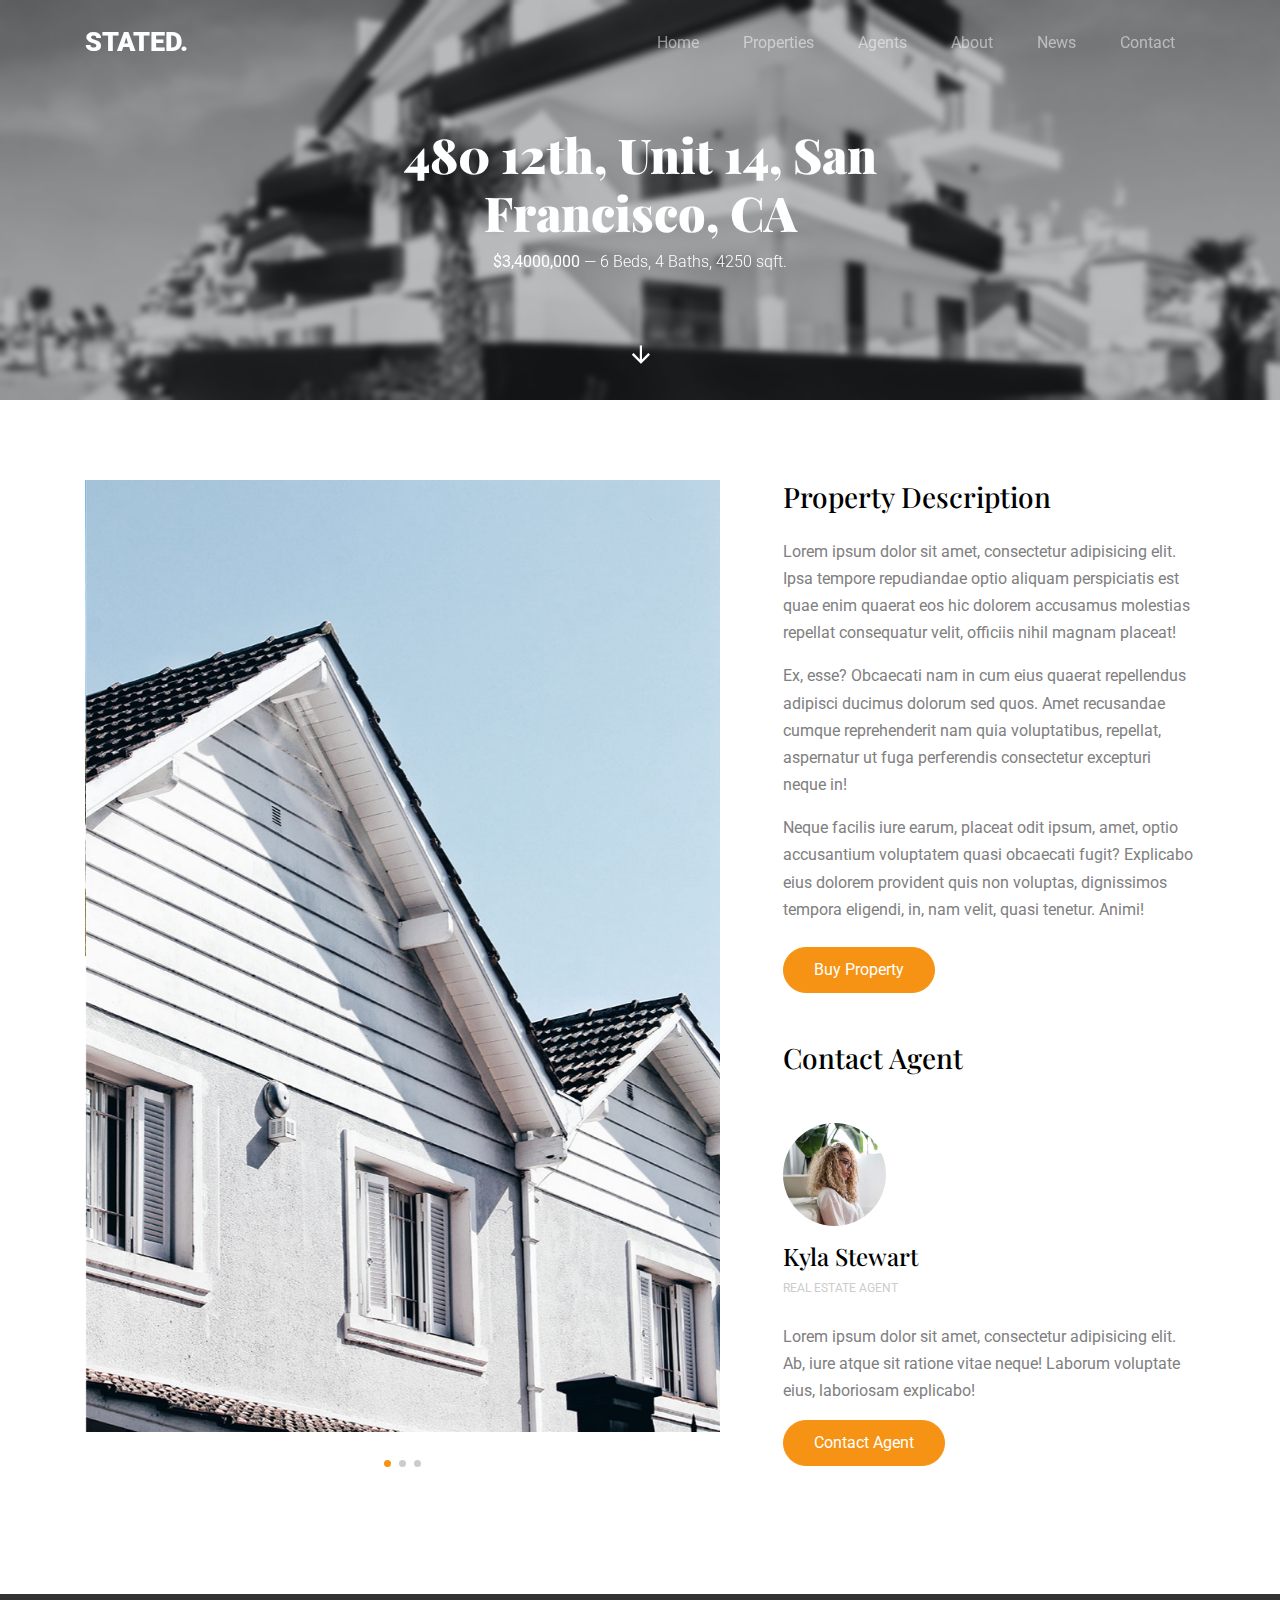
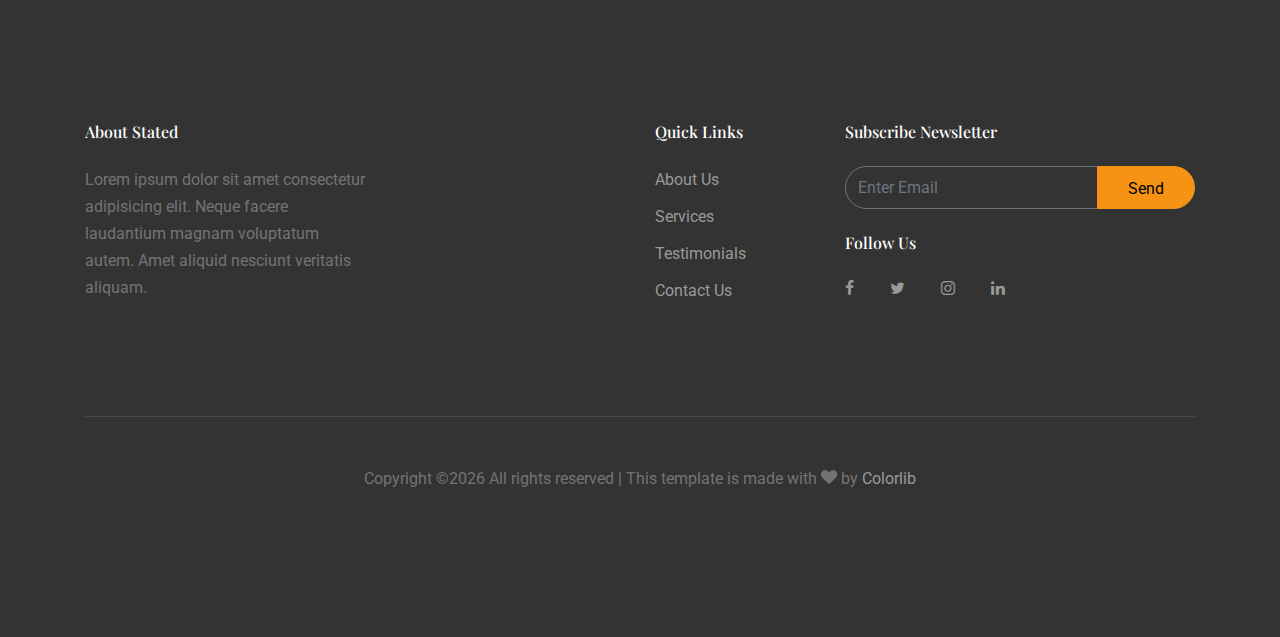
<file: property-single.html>
<!DOCTYPE html>
<html lang="en">
  <head>
    <title>Stated &mdash; Website by Colorlib</title>
    <meta charset="utf-8">
    <meta name="viewport" content="width=device-width, initial-scale=1, shrink-to-fit=no">
    
    <link href="https://fonts.googleapis.com/css?family=Roboto:300,400,900|Playfair+Display:400,700,900 " rel="stylesheet">
    <link rel="stylesheet" href="fonts/icomoon/style.css">

    <link rel="stylesheet" href="css/bootstrap.min.css">
    <link rel="stylesheet" href="css/jquery-ui.css">
    <link rel="stylesheet" href="css/owl.carousel.min.css">
    <link rel="stylesheet" href="css/owl.theme.default.min.css">
    <link rel="stylesheet" href="css/owl.theme.default.min.css">

    <link rel="stylesheet" href="css/jquery.fancybox.min.css">

    <link rel="stylesheet" href="css/bootstrap-datepicker.css">

    <link rel="stylesheet" href="fonts/flaticon/font/flaticon.css">

    <link rel="stylesheet" href="css/aos.css">

    <link rel="stylesheet" href="css/style.css">
    
  </head>
  <body data-spy="scroll" data-target=".site-navbar-target" data-offset="300">
  
  <div class="site-wrap">

    <div class="site-mobile-menu site-navbar-target">
      <div class="site-mobile-menu-header">
        <div class="site-mobile-menu-close mt-3">
          <span class="icon-close2 js-menu-toggle"></span>
        </div>
      </div>
      <div class="site-mobile-menu-body"></div>
    </div>
   
    
    <header class="site-navbar py-4 js-sticky-header site-navbar-target" role="banner">

      <div class="container">
        <div class="row align-items-center">
          
          <div class="col-6 col-xl-2">
            <h1 class="mb-0 site-logo m-0 p-0"><a href="index.html" class="mb-0">Stated.</a></h1>
          </div>

          <div class="col-12 col-md-10 d-none d-xl-block">
            <nav class="site-navigation position-relative text-right" role="navigation">

              <ul class="site-menu main-menu js-clone-nav mr-auto d-none d-lg-block">
                <li><a href="index.html#home-section" class="nav-link">Home</a></li>
                <li><a href="index.html#properties-section" class="nav-link">Properties</a></li>
                <li><a href="index.html#agents-section" class="nav-link">Agents</a></li>
                <li><a href="index.html#about-section" class="nav-link">About</a></li>
                <li><a href="index.html#news-section" class="nav-link">News</a></li>
                <li><a href="index.html#contact-section" class="nav-link">Contact</a></li>
              </ul>
            </nav>
          </div>


          <div class="col-6 d-inline-block d-xl-none ml-md-0 py-3"><a href="#" class="site-menu-toggle js-menu-toggle text-black float-right"><span class="icon-menu h3"></span></a></div>

        </div>
      </div>
      
    </header>

  
    
    <div class="site-blocks-cover inner-page-cover overlay" style="background-image: url(images/hero_1.jpg);" data-aos="fade" id="home-section">
      <div class="container">
        <div class="row align-items-center justify-content-center">
          <div class="col-md-6 mt-lg-5 text-center">
            <h1>480 12th, Unit 14, San Francisco, CA</h1>
            <p class="mb-5"><strong class="text-white">$3,4000,000</strong> &mdash; 6 Beds, 4 Baths, 4250 sqft.</p>
            
          </div>
        </div>
      </div>

      <a href="#property-details" class="smoothscroll arrow-down"><span class="icon-arrow_downward"></span></a>
    </div>  

    
    
    <div class="site-section" id="property-details">
      <div class="container">
        <div class="row">
          <div class="col-lg-7">
            <div class="owl-carousel slide-one-item with-dots">
              <div><img src="images/property_1.jpg" alt="Image" class="img-fluid"></div>
              <div><img src="images/property_2.jpg" alt="Image" class="img-fluid"></div>
              <div><img src="images/property_3.jpg" alt="Image" class="img-fluid"></div>
            </div>
          </div>
          <div class="col-lg-5 pl-lg-5 ml-auto">
            <div class="mb-5">
              <h3 class="text-black mb-4">Property Description</h3>
              <p>Lorem ipsum dolor sit amet, consectetur adipisicing elit. Ipsa tempore repudiandae optio aliquam perspiciatis est quae enim quaerat eos hic dolorem accusamus molestias repellat consequatur velit, officiis nihil magnam placeat!</p>
              <p>Ex, esse? Obcaecati nam in cum eius quaerat repellendus adipisci ducimus dolorum sed quos. Amet recusandae cumque reprehenderit nam quia voluptatibus, repellat, aspernatur ut fuga perferendis consectetur excepturi neque in!</p>
              <p class="mb-4">Neque facilis iure earum, placeat odit ipsum, amet, optio accusantium voluptatem quasi obcaecati fugit? Explicabo eius dolorem provident quis non voluptas, dignissimos tempora eligendi, in, nam velit, quasi tenetur. Animi!</p>
              <p><a href="#" class="btn btn-primary">Buy Property</a></p>
            </div>

            <div class="mb-5">
              <h3 class="text-black mb-4">Contact Agent</h3>
              <div class="mt-5">
                <img src="images/person_8.jpg" alt="Image" class="w-25 mb-3 rounded-circle">
                <h4 class="text-black">Kyla Stewart</h4>
                <p class="text-muted mb-4">Real Estate Agent</p>
                <p>Lorem ipsum dolor sit amet, consectetur adipisicing elit. Ab, iure atque sit ratione vitae neque! Laborum voluptate eius, laboriosam explicabo!</p>
                <p><a href="#" class="btn btn-primary btn-sm">Contact Agent</a></p>
              </div>
            </div>

          </div>
        </div>
      </div>
    </div>

    
    <footer class="site-footer">
      <div class="container">
        <div class="row">
          <div class="col-md-8">
            <div class="row">
              <div class="col-md-5">
                <h2 class="footer-heading mb-4">About Stated</h2>
                <p>Lorem ipsum dolor sit amet consectetur adipisicing elit. Neque facere laudantium magnam voluptatum autem. Amet aliquid nesciunt veritatis aliquam.</p>
              </div>
              <div class="col-md-3 ml-auto">
                <h2 class="footer-heading mb-4">Quick Links</h2>
                <ul class="list-unstyled">
                  <li><a href="#">About Us</a></li>
                  <li><a href="#">Services</a></li>
                  <li><a href="#">Testimonials</a></li>
                  <li><a href="#">Contact Us</a></li>
                </ul>
              </div>
              
            </div>
          </div>
          <div class="col-md-4">
            <div class="mb-4">
              <h2 class="footer-heading mb-4">Subscribe Newsletter</h2>
            <form action="#" method="post" class="footer-subscribe">
              <div class="input-group mb-3">
                <input type="text" class="form-control border-secondary text-white bg-transparent" placeholder="Enter Email" aria-label="Enter Email" aria-describedby="button-addon2">
                <div class="input-group-append">
                  <button class="btn btn-primary text-black" type="button" id="button-addon2">Send</button>
                </div>
              </div>
            </form>  
            </div>
            
            <div class="">
              <h2 class="footer-heading mb-4">Follow Us</h2>
                <a href="#" class="pl-0 pr-3"><span class="icon-facebook"></span></a>
                <a href="#" class="pl-3 pr-3"><span class="icon-twitter"></span></a>
                <a href="#" class="pl-3 pr-3"><span class="icon-instagram"></span></a>
                <a href="#" class="pl-3 pr-3"><span class="icon-linkedin"></span></a>
            </div>


          </div>
        </div>
        <div class="row pt-5 mt-5 text-center">
          <div class="col-md-12">
            <div class="border-top pt-5">
            <p>
        <!-- Link back to Colorlib can't be removed. Template is licensed under CC BY 3.0. -->
        Copyright &copy;<script>document.write(new Date().getFullYear());</script> All rights reserved | This template is made with <i class="icon-heart" aria-hidden="true"></i> by <a href="https://colorlib.com" target="_blank" >Colorlib</a>
        <!-- Link back to Colorlib can't be removed. Template is licensed under CC BY 3.0. -->
      </p>
            </div>
          </div>
          
        </div>
      </div>
    </footer>

  </div> <!-- .site-wrap -->

  <script src="js/jquery-3.3.1.min.js"></script>
  <script src="js/jquery-migrate-3.0.1.min.js"></script>
  <script src="js/jquery-ui.js"></script>
  <script src="js/popper.min.js"></script>
  <script src="js/bootstrap.min.js"></script>
  <script src="js/owl.carousel.min.js"></script>
  <script src="js/jquery.stellar.min.js"></script>
  <script src="js/jquery.countdown.min.js"></script>
  <script src="js/bootstrap-datepicker.min.js"></script>
  <script src="js/jquery.easing.1.3.js"></script>
  <script src="js/aos.js"></script>
  <script src="js/jquery.fancybox.min.js"></script>
  <script src="js/jquery.sticky.js"></script>

  
  <script src="js/main.js"></script>
    
  </body>
</html>
</file>
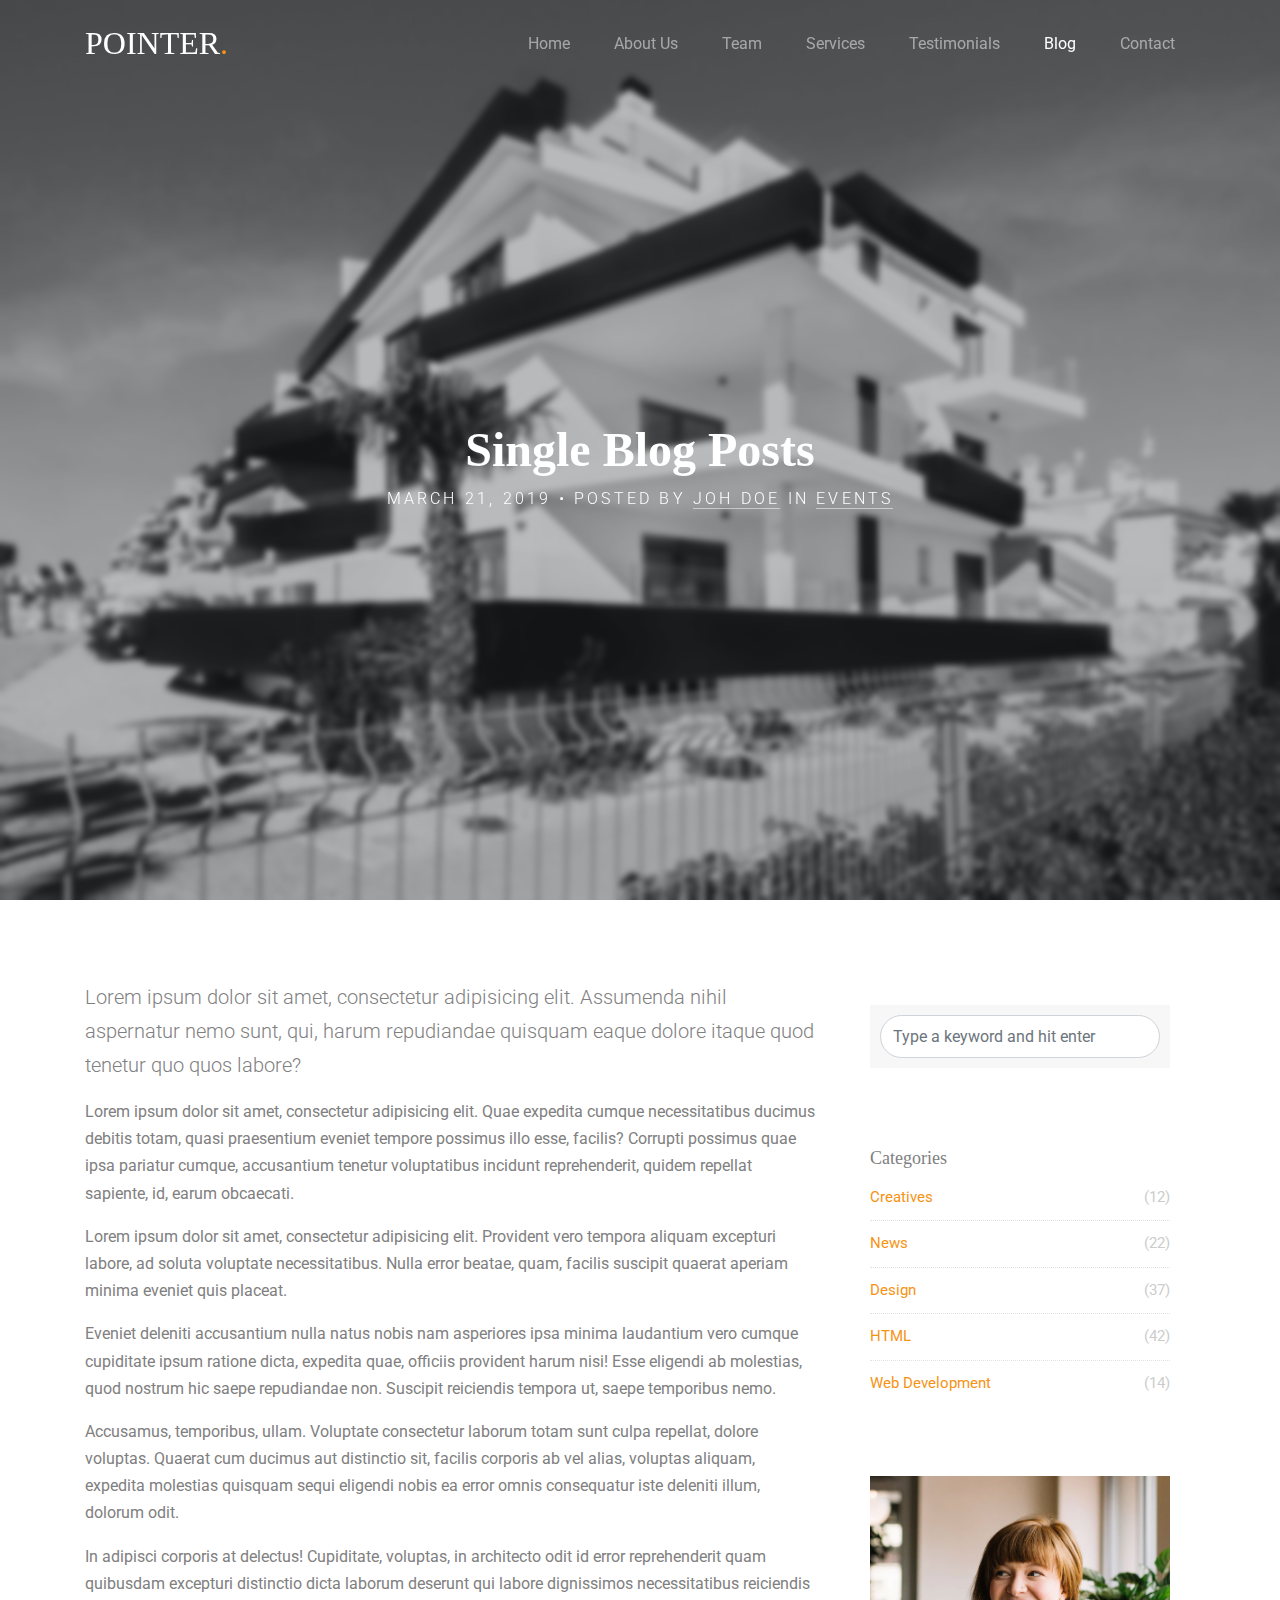
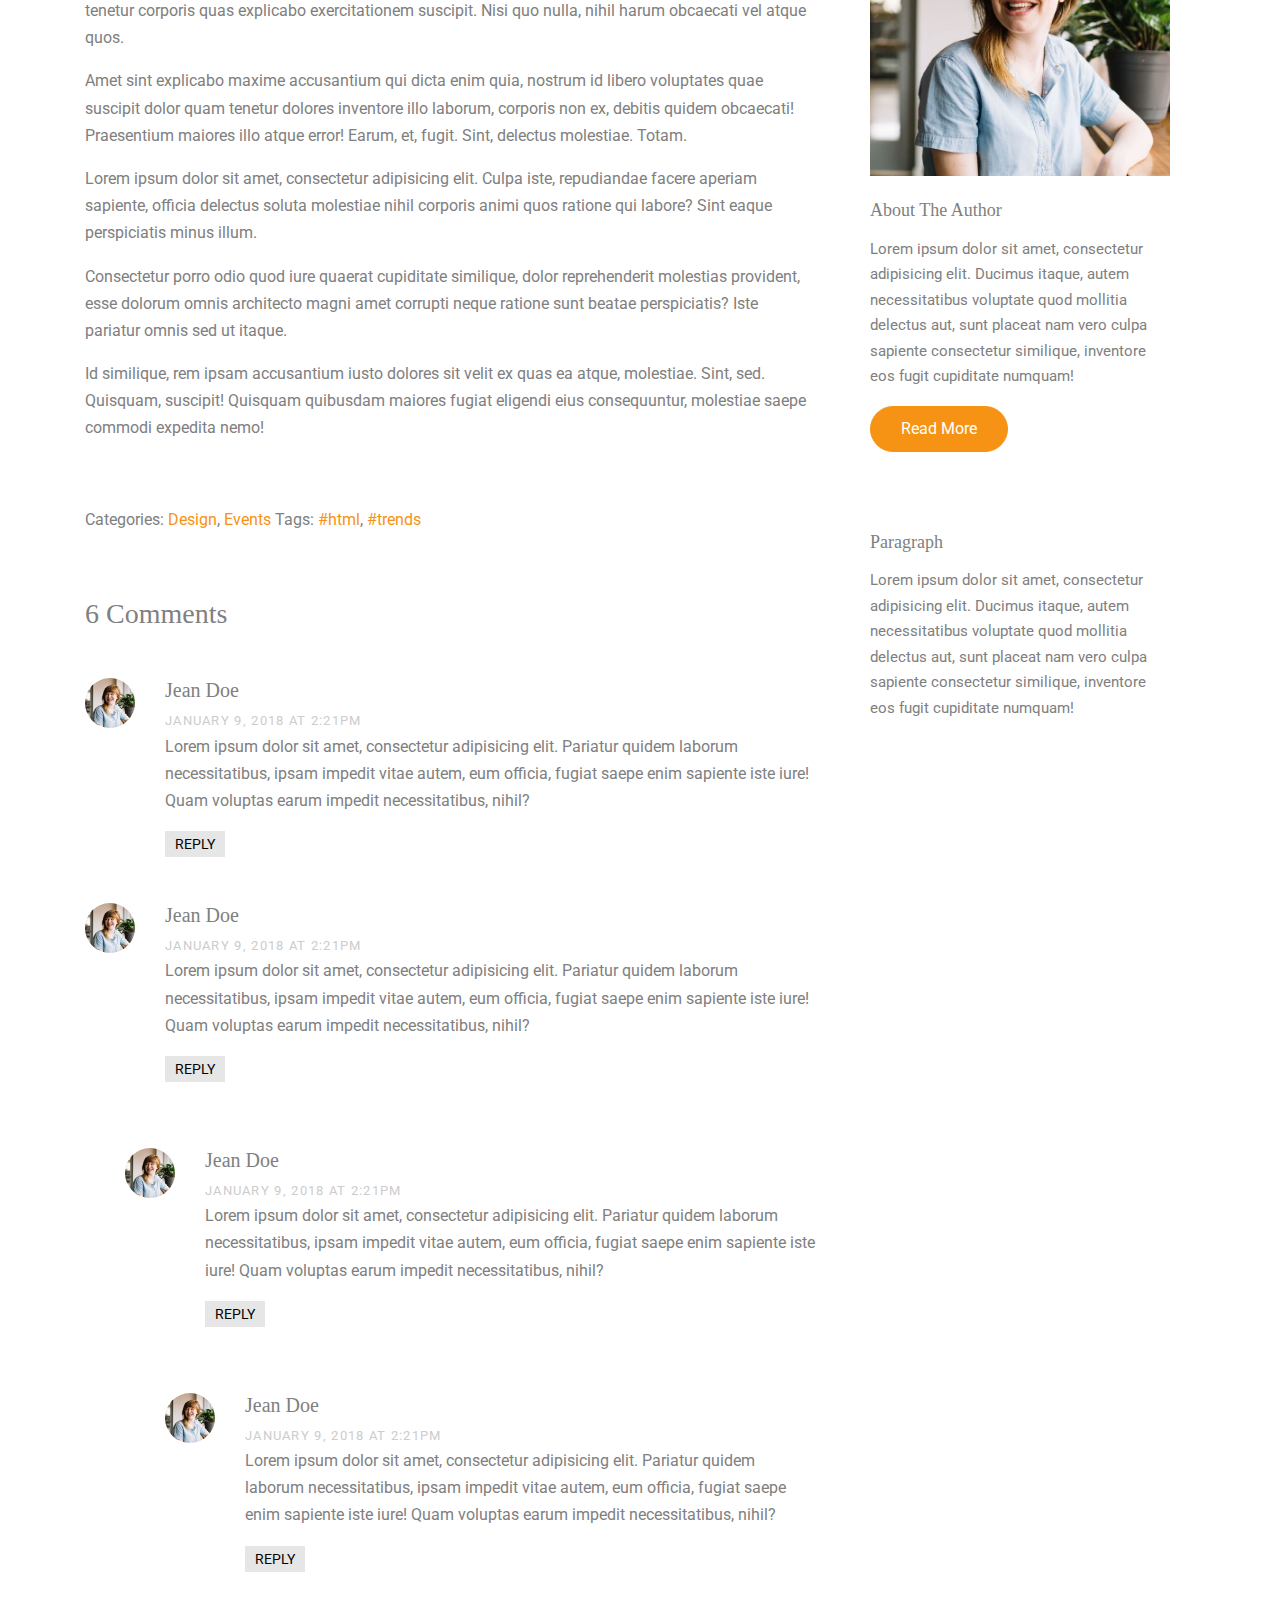
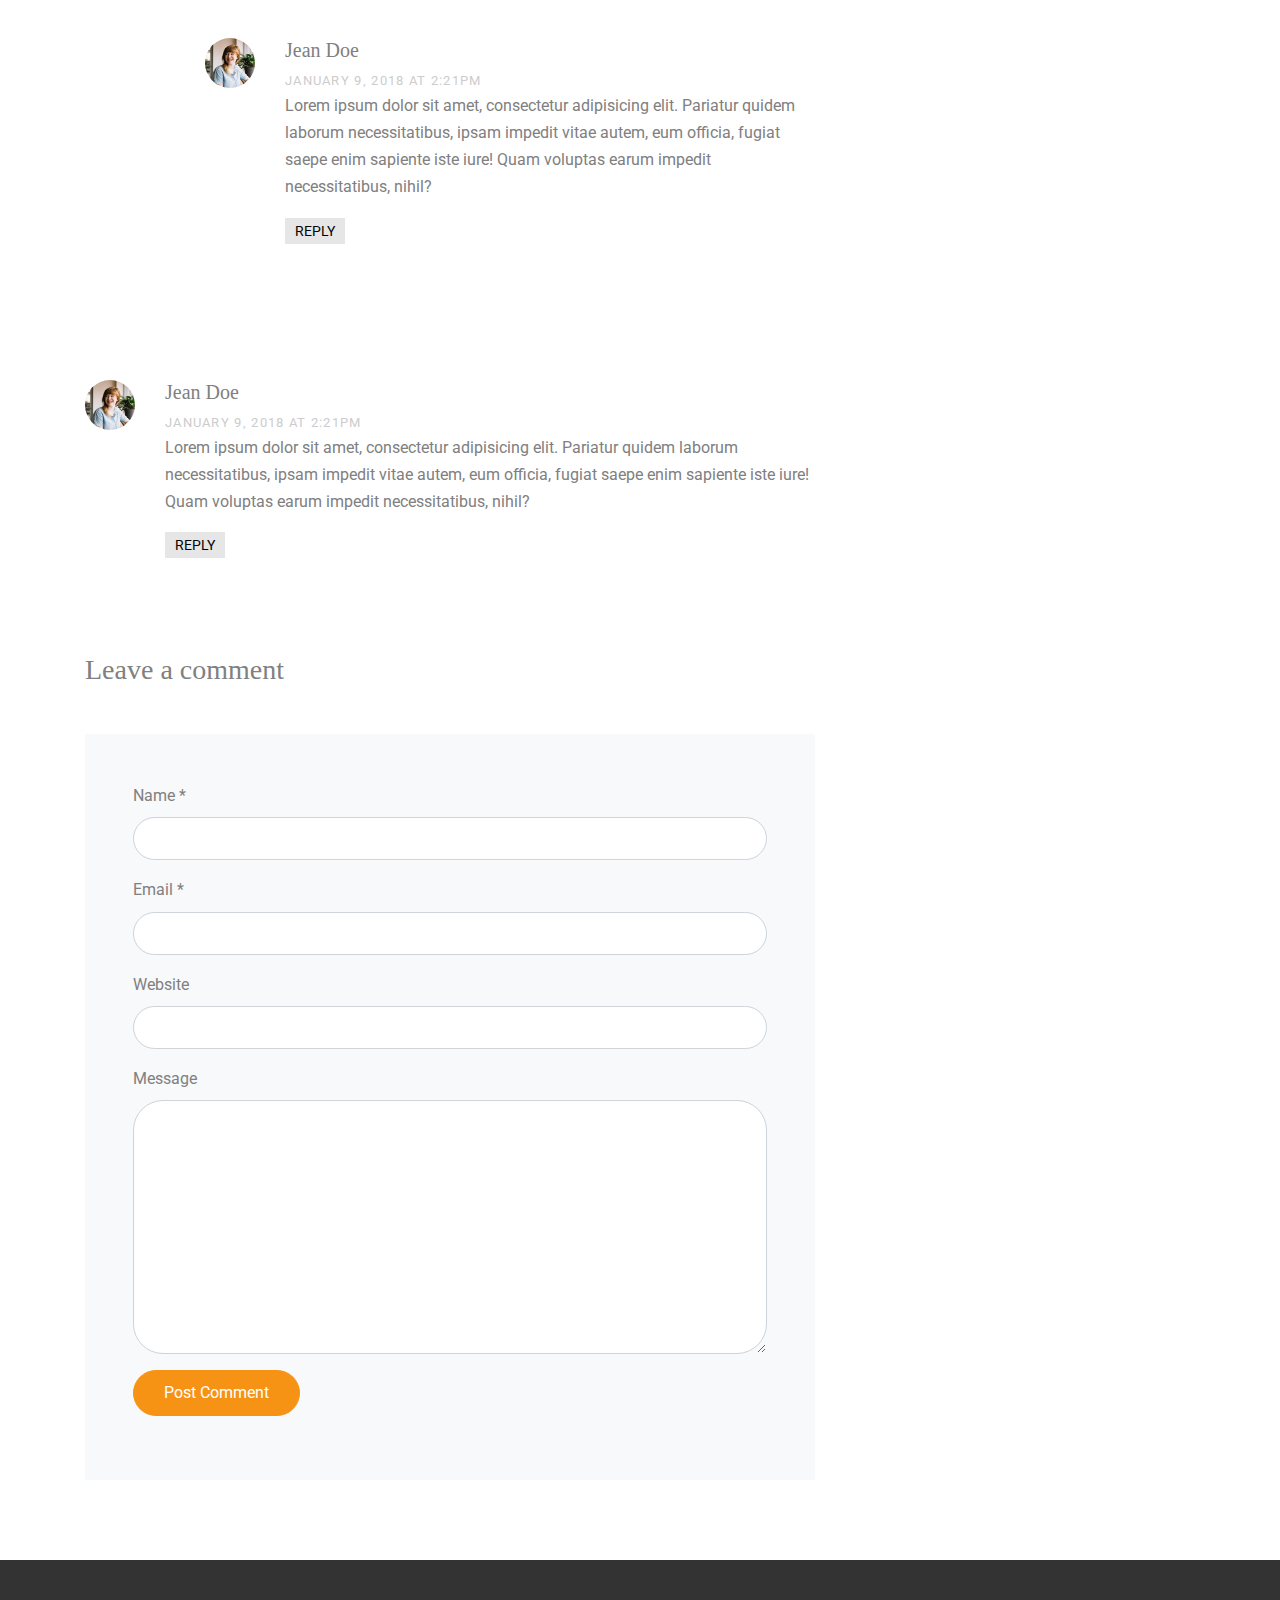
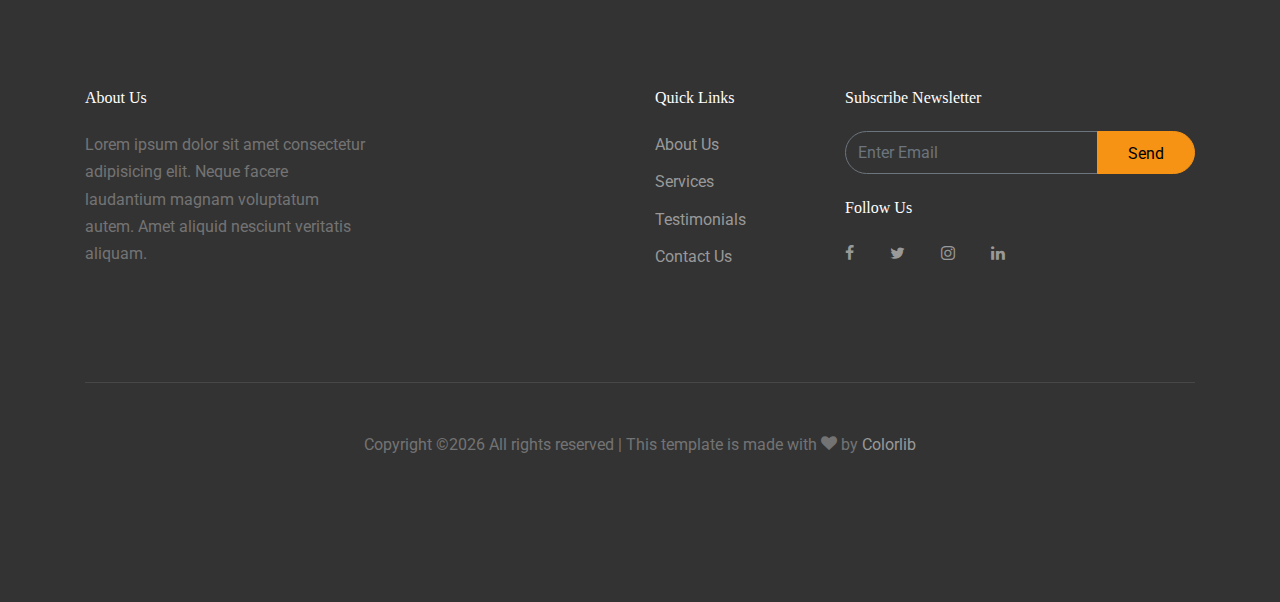
<file: single.html>
<!DOCTYPE html>
<html lang="en">
  <head>
    <title>Pointer &mdash; Website by Colorlib</title>
    <meta charset="utf-8">
    <meta name="viewport" content="width=device-width, initial-scale=1, shrink-to-fit=no">
    
    
    <link href="https://fonts.googleapis.com/css?family=Roboto:300,400,900" rel="stylesheet">
    <link rel="stylesheet" href="fonts/icomoon/style.css">

    <link rel="stylesheet" href="css/bootstrap.min.css">
    <link rel="stylesheet" href="css/jquery-ui.css">
    <link rel="stylesheet" href="css/owl.carousel.min.css">
    <link rel="stylesheet" href="css/owl.theme.default.min.css">
    <link rel="stylesheet" href="css/owl.theme.default.min.css">

    <link rel="stylesheet" href="css/jquery.fancybox.min.css">

    <link rel="stylesheet" href="css/bootstrap-datepicker.css">

    <link rel="stylesheet" href="fonts/flaticon/font/flaticon.css">

    <link rel="stylesheet" href="css/aos.css">

    <link rel="stylesheet" href="css/style.css">
    
  </head>
  <body data-spy="scroll" data-target=".site-navbar-target" data-offset="300">
  
  <div class="site-wrap">

    <div class="site-mobile-menu site-navbar-target">
      <div class="site-mobile-menu-header">
        <div class="site-mobile-menu-close mt-3">
          <span class="icon-close2 js-menu-toggle"></span>
        </div>
      </div>
      <div class="site-mobile-menu-body"></div>
    </div>
   
    
    <header class="site-navbar py-4 js-sticky-header site-navbar-target" role="banner">

      <div class="container">
        <div class="row align-items-center">
          
          <div class="col-6 col-xl-2">
            <h1 class="mb-0 site-logo"><a href="index.html" class="h2 mb-0">Pointer<span class="text-primary">.</span> </a></h1>
          </div>

          <div class="col-12 col-md-10 d-none d-xl-block">
            <nav class="site-navigation position-relative text-right" role="navigation">

              <ul class="site-menu main-menu js-clone-nav mr-auto d-none d-lg-block">
                <li><a href="index.html#home-section" class="nav-link">Home</a></li>
                <li><a href="index.html#about-section" class="nav-link">About Us</a></li>
                <li><a href="index.html#team-section" class="nav-link">Team</a></li>
                <li><a href="index.html#services-section" class="nav-link">Services</a></li>
                <li><a href="index.html#testimonials-section" class="nav-link">Testimonials</a></li>
                <li><a href="index.html#blog-section" class="nav-link active">Blog</a></li>
                <li><a href="index.html#contact-section" class="nav-link">Contact</a></li>
              </ul>
            </nav>
          </div>


          <div class="col-6 d-inline-block d-xl-none ml-md-0 py-3" style="position: relative; top: 3px;"><a href="#" class="site-menu-toggle js-menu-toggle text-black float-right"><span class="icon-menu h3"></span></a></div>

        </div>
      </div>
      
    </header>

  
     
    <div class="site-blocks-cover overlay" style="background-image: url(images/hero_1.jpg);" data-aos="fade">
      <div class="container">
        <div class="row align-items-center justify-content-center">

          
              <div class="col-md-6 mt-lg-5 text-center">
                <h1>Single Blog Posts</h1>
                <p class="post-meta">March 21, 2019 &bull; Posted by <a href="#">Joh Doe</a> in <a href="#">Events</a></p>
                
              </div>
            
        </div>
      </div>
    </div>  

    
    
    <section class="site-section">
      <div class="container">
        <div class="row">
          <div class="col-md-8 blog-content">
            <p class="lead">Lorem ipsum dolor sit amet, consectetur adipisicing elit. Assumenda nihil aspernatur nemo sunt, qui, harum repudiandae quisquam eaque dolore itaque quod tenetur quo quos labore?</p>
            <p>Lorem ipsum dolor sit amet, consectetur adipisicing elit. Quae expedita cumque necessitatibus ducimus debitis totam, quasi praesentium eveniet tempore possimus illo esse, facilis? Corrupti possimus quae ipsa pariatur cumque, accusantium tenetur voluptatibus incidunt reprehenderit, quidem repellat sapiente, id, earum obcaecati.</p>

            <blockquote><p>Lorem ipsum dolor sit amet, consectetur adipisicing elit. Provident vero tempora aliquam excepturi labore, ad soluta voluptate necessitatibus. Nulla error beatae, quam, facilis suscipit quaerat aperiam minima eveniet quis placeat.</p></blockquote>

            <p>Eveniet deleniti accusantium nulla natus nobis nam asperiores ipsa minima laudantium vero cumque cupiditate ipsum ratione dicta, expedita quae, officiis provident harum nisi! Esse eligendi ab molestias, quod nostrum hic saepe repudiandae non. Suscipit reiciendis tempora ut, saepe temporibus nemo.</p>
            <p>Accusamus, temporibus, ullam. Voluptate consectetur laborum totam sunt culpa repellat, dolore voluptas. Quaerat cum ducimus aut distinctio sit, facilis corporis ab vel alias, voluptas aliquam, expedita molestias quisquam sequi eligendi nobis ea error omnis consequatur iste deleniti illum, dolorum odit.</p>
            <p>In adipisci corporis at delectus! Cupiditate, voluptas, in architecto odit id error reprehenderit quam quibusdam excepturi distinctio dicta laborum deserunt qui labore dignissimos necessitatibus reiciendis tenetur corporis quas explicabo exercitationem suscipit. Nisi quo nulla, nihil harum obcaecati vel atque quos.</p>
            <p>Amet sint explicabo maxime accusantium qui dicta enim quia, nostrum id libero voluptates quae suscipit dolor quam tenetur dolores inventore illo laborum, corporis non ex, debitis quidem obcaecati! Praesentium maiores illo atque error! Earum, et, fugit. Sint, delectus molestiae. Totam.</p>

            <p>Lorem ipsum dolor sit amet, consectetur adipisicing elit. Culpa iste, repudiandae facere aperiam sapiente, officia delectus soluta molestiae nihil corporis animi quos ratione qui labore? Sint eaque perspiciatis minus illum.</p>
            <p>Consectetur porro odio quod iure quaerat cupiditate similique, dolor reprehenderit molestias provident, esse dolorum omnis architecto magni amet corrupti neque ratione sunt beatae perspiciatis? Iste pariatur omnis sed ut itaque.</p>
            <p>Id similique, rem ipsam accusantium iusto dolores sit velit ex quas ea atque, molestiae. Sint, sed. Quisquam, suscipit! Quisquam quibusdam maiores fugiat eligendi eius consequuntur, molestiae saepe commodi expedita nemo!</p>
            <div class="pt-5">
              <p>Categories:  <a href="#">Design</a>, <a href="#">Events</a>  Tags: <a href="#">#html</a>, <a href="#">#trends</a></p>
            </div>


            <div class="pt-5">
              <h3 class="mb-5">6 Comments</h3>
              <ul class="comment-list">
                <li class="comment">
                  <div class="vcard bio">
                    <img src="images/person_1.jpg" alt="Image placeholder">
                  </div>
                  <div class="comment-body">
                    <h3>Jean Doe</h3>
                    <div class="meta">January 9, 2018 at 2:21pm</div>
                    <p>Lorem ipsum dolor sit amet, consectetur adipisicing elit. Pariatur quidem laborum necessitatibus, ipsam impedit vitae autem, eum officia, fugiat saepe enim sapiente iste iure! Quam voluptas earum impedit necessitatibus, nihil?</p>
                    <p><a href="#" class="reply">Reply</a></p>
                  </div>
                </li>

                <li class="comment">
                  <div class="vcard bio">
                    <img src="images/person_1.jpg" alt="Image placeholder">
                  </div>
                  <div class="comment-body">
                    <h3>Jean Doe</h3>
                    <div class="meta">January 9, 2018 at 2:21pm</div>
                    <p>Lorem ipsum dolor sit amet, consectetur adipisicing elit. Pariatur quidem laborum necessitatibus, ipsam impedit vitae autem, eum officia, fugiat saepe enim sapiente iste iure! Quam voluptas earum impedit necessitatibus, nihil?</p>
                    <p><a href="#" class="reply">Reply</a></p>
                  </div>

                  <ul class="children">
                    <li class="comment">
                      <div class="vcard bio">
                        <img src="images/person_1.jpg" alt="Image placeholder">
                      </div>
                      <div class="comment-body">
                        <h3>Jean Doe</h3>
                        <div class="meta">January 9, 2018 at 2:21pm</div>
                        <p>Lorem ipsum dolor sit amet, consectetur adipisicing elit. Pariatur quidem laborum necessitatibus, ipsam impedit vitae autem, eum officia, fugiat saepe enim sapiente iste iure! Quam voluptas earum impedit necessitatibus, nihil?</p>
                        <p><a href="#" class="reply">Reply</a></p>
                      </div>


                      <ul class="children">
                        <li class="comment">
                          <div class="vcard bio">
                            <img src="images/person_1.jpg" alt="Image placeholder">
                          </div>
                          <div class="comment-body">
                            <h3>Jean Doe</h3>
                            <div class="meta">January 9, 2018 at 2:21pm</div>
                            <p>Lorem ipsum dolor sit amet, consectetur adipisicing elit. Pariatur quidem laborum necessitatibus, ipsam impedit vitae autem, eum officia, fugiat saepe enim sapiente iste iure! Quam voluptas earum impedit necessitatibus, nihil?</p>
                            <p><a href="#" class="reply">Reply</a></p>
                          </div>

                            <ul class="children">
                              <li class="comment">
                                <div class="vcard bio">
                                  <img src="images/person_1.jpg" alt="Image placeholder">
                                </div>
                                <div class="comment-body">
                                  <h3>Jean Doe</h3>
                                  <div class="meta">January 9, 2018 at 2:21pm</div>
                                  <p>Lorem ipsum dolor sit amet, consectetur adipisicing elit. Pariatur quidem laborum necessitatibus, ipsam impedit vitae autem, eum officia, fugiat saepe enim sapiente iste iure! Quam voluptas earum impedit necessitatibus, nihil?</p>
                                  <p><a href="#" class="reply">Reply</a></p>
                                </div>
                              </li>
                            </ul>
                        </li>
                      </ul>
                    </li>
                  </ul>
                </li>

                <li class="comment">
                  <div class="vcard bio">
                    <img src="images/person_1.jpg" alt="Image placeholder">
                  </div>
                  <div class="comment-body">
                    <h3>Jean Doe</h3>
                    <div class="meta">January 9, 2018 at 2:21pm</div>
                    <p>Lorem ipsum dolor sit amet, consectetur adipisicing elit. Pariatur quidem laborum necessitatibus, ipsam impedit vitae autem, eum officia, fugiat saepe enim sapiente iste iure! Quam voluptas earum impedit necessitatibus, nihil?</p>
                    <p><a href="#" class="reply">Reply</a></p>
                  </div>
                </li>
              </ul>
              <!-- END comment-list -->
              
              <div class="comment-form-wrap pt-5">
                <h3 class="mb-5">Leave a comment</h3>
                <form action="#" class="p-5 bg-light">
                  <div class="form-group">
                    <label for="name">Name *</label>
                    <input type="text" class="form-control" id="name">
                  </div>
                  <div class="form-group">
                    <label for="email">Email *</label>
                    <input type="email" class="form-control" id="email">
                  </div>
                  <div class="form-group">
                    <label for="website">Website</label>
                    <input type="url" class="form-control" id="website">
                  </div>

                  <div class="form-group">
                    <label for="message">Message</label>
                    <textarea name="" id="message" cols="30" rows="10" class="form-control"></textarea>
                  </div>
                  <div class="form-group">
                    <input type="submit" value="Post Comment" class="btn btn-primary">
                  </div>

                </form>
              </div>
            </div>

          </div>
          <div class="col-md-4 sidebar">
            <div class="sidebar-box">
              <form action="#" class="search-form">
                <div class="form-group">
                  <span class="icon fa fa-search"></span>
                  <input type="text" class="form-control" placeholder="Type a keyword and hit enter">
                </div>
              </form>
            </div>
            <div class="sidebar-box">
              <div class="categories">
                <h3>Categories</h3>
                <li><a href="#">Creatives <span>(12)</span></a></li>
                <li><a href="#">News <span>(22)</span></a></li>
                <li><a href="#">Design <span>(37)</span></a></li>
                <li><a href="#">HTML <span>(42)</span></a></li>
                <li><a href="#">Web Development <span>(14)</span></a></li>
              </div>
            </div>
            <div class="sidebar-box">
              <img src="images/person_1.jpg" alt="Image placeholder" class="img-fluid mb-4">
              <h3>About The Author</h3>
              <p>Lorem ipsum dolor sit amet, consectetur adipisicing elit. Ducimus itaque, autem necessitatibus voluptate quod mollitia delectus aut, sunt placeat nam vero culpa sapiente consectetur similique, inventore eos fugit cupiditate numquam!</p>
              <p><a href="#" class="btn btn-primary btn-sm">Read More</a></p>
            </div>

            <div class="sidebar-box">
              <h3>Paragraph</h3>
              <p>Lorem ipsum dolor sit amet, consectetur adipisicing elit. Ducimus itaque, autem necessitatibus voluptate quod mollitia delectus aut, sunt placeat nam vero culpa sapiente consectetur similique, inventore eos fugit cupiditate numquam!</p>
            </div>
          </div>
        </div>
      </div>
    </section>

    
    <footer class="site-footer">
      <div class="container">
        <div class="row">
          <div class="col-md-8">
            <div class="row">
              <div class="col-md-5">
                <h2 class="footer-heading mb-4">About Us</h2>
                <p>Lorem ipsum dolor sit amet consectetur adipisicing elit. Neque facere laudantium magnam voluptatum autem. Amet aliquid nesciunt veritatis aliquam.</p>
              </div>
              <div class="col-md-3 ml-auto">
                <h2 class="footer-heading mb-4">Quick Links</h2>
                <ul class="list-unstyled">
                  <li><a href="#">About Us</a></li>
                  <li><a href="#">Services</a></li>
                  <li><a href="#">Testimonials</a></li>
                  <li><a href="#">Contact Us</a></li>
                </ul>
              </div>
              
            </div>
          </div>
          <div class="col-md-4">
            <div class="mb-4">
              <h2 class="footer-heading mb-4">Subscribe Newsletter</h2>
            <form action="#" method="post" class="footer-subscribe">
              <div class="input-group mb-3">
                <input type="text" class="form-control border-secondary text-white bg-transparent" placeholder="Enter Email" aria-label="Enter Email" aria-describedby="button-addon2">
                <div class="input-group-append">
                  <button class="btn btn-primary text-black" type="button" id="button-addon2">Send</button>
                </div>
              </div>
            </form>  
            </div>
            
            <div class="">
              <h2 class="footer-heading mb-4">Follow Us</h2>
                <a href="#" class="pl-0 pr-3"><span class="icon-facebook"></span></a>
                <a href="#" class="pl-3 pr-3"><span class="icon-twitter"></span></a>
                <a href="#" class="pl-3 pr-3"><span class="icon-instagram"></span></a>
                <a href="#" class="pl-3 pr-3"><span class="icon-linkedin"></span></a>
            </div>


          </div>
        </div>
        <div class="row pt-5 mt-5 text-center">
          <div class="col-md-12">
            <div class="border-top pt-5">
            <p>
        <!-- Link back to Colorlib can't be removed. Template is licensed under CC BY 3.0. -->
        Copyright &copy;<script>document.write(new Date().getFullYear());</script> All rights reserved | This template is made with <i class="icon-heart" aria-hidden="true"></i> by <a href="https://colorlib.com" target="_blank" >Colorlib</a>
        <!-- Link back to Colorlib can't be removed. Template is licensed under CC BY 3.0. -->
      </p>
            </div>
          </div>
          
        </div>
      </div>
    </footer>

  </div> <!-- .site-wrap -->

  <script src="js/jquery-3.3.1.min.js"></script>
  <script src="js/jquery-migrate-3.0.1.min.js"></script>
  <script src="js/jquery-ui.js"></script>
  <script src="js/popper.min.js"></script>
  <script src="js/bootstrap.min.js"></script>
  <script src="js/owl.carousel.min.js"></script>
  <script src="js/jquery.stellar.min.js"></script>
  <script src="js/jquery.countdown.min.js"></script>
  <script src="js/bootstrap-datepicker.min.js"></script>
  <script src="js/jquery.easing.1.3.js"></script>
  <script src="js/aos.js"></script>
  <script src="js/jquery.fancybox.min.js"></script>
  <script src="js/jquery.sticky.js"></script>

  
  <script src="js/main.js"></script>
    
  </body>
</html>
</file>
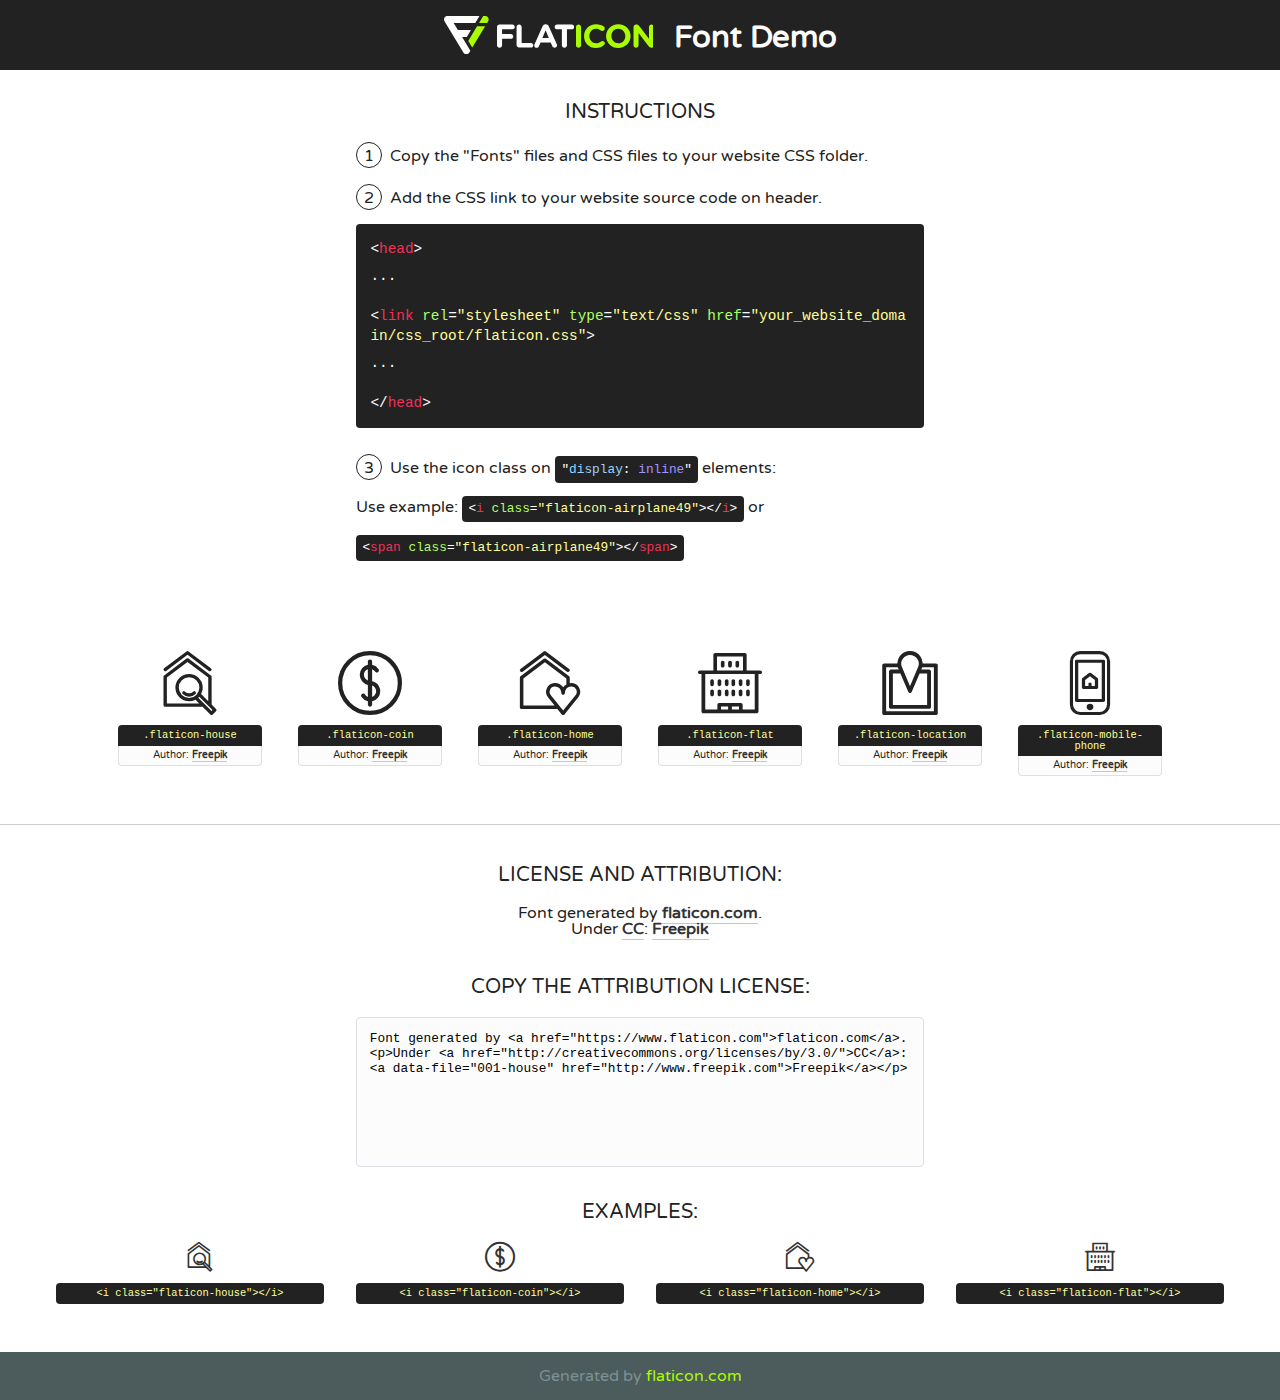
<file: fonts/flaticon/font/flaticon.html>
<!DOCTYPE html>
<!--
  Flaticon icon font: Flaticon
  Creation date: 28/03/2019 08:10
-->
<html>
<!DOCTYPE html>
<html>

<head>
    <title>Flaticon WebFont</title>
    <link href="http://fonts.googleapis.com/css?family=Varela+Round" rel="stylesheet" type="text/css" />
    <link rel="stylesheet" type="text/css" href="flaticon.css">
    <meta charset="UTF-8">
    <style>
    html, body, div, span, applet, object, iframe,
    h1, h2, h3, h4, h5, h6, p, blockquote, pre,
    a, abbr, acronym, address, big, cite, code,
    del, dfn, em, img, ins, kbd, q, s, samp,
    small, strike, strong, sub, sup, tt, var,
    b, u, i, center,
    dl, dt, dd, ol, ul, li,
    fieldset, form, label, legend,
    table, caption, tbody, tfoot, thead, tr, th, td,
    article, aside, canvas, details, embed, 
    figure, figcaption, footer, header, hgroup, 
    menu, nav, output, ruby, section, summary,
    time, mark, audio, video {
        margin: 0;
        padding: 0;
        border: 0;
        font-size: 100%;
        font: inherit;
        vertical-align: baseline;
    }
    /* HTML5 display-role reset for older browsers */
    article, aside, details, figcaption, figure, 
    footer, header, hgroup, menu, nav, section {
        display: block;
    }
    body {
        line-height: 1;
    }
    ol, ul {
        list-style: none;
    }
    blockquote, q {
        quotes: none;
    }
    blockquote:before, blockquote:after,
    q:before, q:after {
        content: '';
        content: none;
    }
    table {
        border-collapse: collapse;
        border-spacing: 0;
    }
    body {
        font-family: 'Varela Round', Helvetica, Arial, sans-serif;
        font-size: 16px;
        color: #222;
    }
    a {
        color: #333;
        border-bottom: 1px solid #a9fd00;
        font-weight: bold;
        text-decoration: none;
    }
    * {
        -moz-box-sizing: border-box;
        -webkit-box-sizing: border-box;
        box-sizing: border-box;
        margin: 0;
        padding: 0;
    }
    [class^="flaticon-"]:before, [class*=" flaticon-"]:before, [class^="flaticon-"]:after, [class*=" flaticon-"]:after {
        font-family: Flaticon;
        font-size: 30px;
        font-style: normal;
        margin-left: 20px;
        color: #333;
    }
    .wrapper {
        max-width: 600px;
        margin: auto;
        padding: 0 1em;
    }
    .title {
        font-size: 1.25em;
        text-align: center;
        margin-bottom: 1em;
        text-transform: uppercase;
    }
    header {
        text-align: center;
        background-color: #222;
        color: #fff;
        padding: 1em;
    }
    header .logo {
        width: 210px;
        height: 38px;
        display: inline-block;
        vertical-align: middle;
        margin-right: 1em;
        border: none;
    }
    header strong {
        font-size: 1.95em;
        font-weight: bold;
        vertical-align: middle;
        margin-top: 5px;
        display: inline-block;
    }
    .demo {
        margin: 2em auto;
        line-height: 1.25em;
    }
    .demo ul li {
        margin-bottom: 1em;
    }
    .demo ul li .num {
        color: #222;
        border-radius: 20px;
        display: inline-block;
        width: 26px;
        padding: 3px;
        height: 26px;
        text-align: center;
        margin-right: 0.5em;
        border: 1px solid #222;
    }
    .demo ul li code {
        background-color: #222;
        border-radius: 4px;
        padding: 0.25em 0.5em;
        display: inline-block;
        color: #fff;
        font-family: Consolas,Monaco,Lucida Console,Liberation Mono,DejaVu Sans Mono,Bitstream Vera Sans Mono,Courier New, monospace;
        font-weight: lighter;
        margin-top: 1em;
        font-size: 0.8em;
        word-break: break-all;
    }
    .demo ul li code.big {
        padding: 1em;
        font-size: 0.9em;
    }
    .demo ul li code .red {
        color: #EF3159;
    }
    .demo ul li code .green {
        color: #ACFF65;
    }
    .demo ul li code .yellow {
        color: #FFFF99;
    }
    .demo ul li code .blue {
        color: #99D3FF;
    }
    .demo ul li code .purple {
        color: #A295FF;
    }
    .demo ul li code .dots {
        margin-top: 0.5em;
        display: block;
    }
    #glyphs {
        border-bottom: 1px solid #ccc;
        padding: 2em 0;
        text-align: center;
    }
    .glyph {
        display: inline-block;
        width: 9em;
        margin: 1em;
        text-align: center;
        vertical-align: top;
        background: #FFF;
    }
    .glyph .glyph-icon {
        padding: 10px;
        display: block;
        font-family:"Flaticon";
        font-size: 64px;
        line-height: 1;
    }
    .glyph .glyph-icon:before {
        font-size: 64px;
        color: #222;
        margin-left: 0;
    }
    .class-name {
        font-size: 0.65em;
        background-color: #222;
        color: #fff;
        border-radius: 4px 4px 0 0;
        padding: 0.5em;
        color: #FFFF99;
        font-family: Consolas,Monaco,Lucida Console,Liberation Mono,DejaVu Sans Mono,Bitstream Vera Sans Mono,Courier New, monospace;
    }
    .author-name {
        font-size: 0.6em;
        background-color: #fcfcfd;
        border: 1px solid #DEDEE4;
        border-top: 0;
        border-radius: 0 0 4px 4px;
        padding: 0.5em;
    }
    .class-name:last-child {
        font-size: 10px;
        color:#888;
    }
    .class-name:last-child a {
        font-size: 10px;
        color:#555;
    }
    .class-name:last-child a:hover {
        color:#a9fd00;
    }
    .glyph > input {
        display: block;
        width: 100px;
        margin: 5px auto;
        text-align: center;
        font-size: 12px;
        cursor: text;
    }
    .glyph > input.icon-input {
        font-family:"Flaticon";
        font-size: 16px;
        margin-bottom: 10px;
    }
    .attribution .title {
        margin-top: 2em;
    }
    .attribution textarea {
        background-color: #fcfcfd;
        padding: 1em;
        border: none;
        box-shadow: none;
        border: 1px solid #DEDEE4;
        border-radius: 4px;
        resize: none;
        width: 100%;
        height: 150px;
        font-size: 0.8em;
        font-family: Consolas,Monaco,Lucida Console,Liberation Mono,DejaVu Sans Mono,Bitstream Vera Sans Mono,Courier New, monospace;
        -webkit-appearance: none;
    }
    .iconsuse {
        margin: 2em auto;
        text-align: center;
        max-width: 1200px;
    }
    .iconsuse:after {
        content: '';
        display: table;
        clear: both;
    }
    .iconsuse .image {
        float: left;
        width: 25%;
        padding: 0 1em;
    }
    .iconsuse .image p {
        margin-bottom: 1em;
    }
    .iconsuse .image span {
        display: block;
        font-size: 0.65em;
        background-color: #222;
        color: #fff;
        border-radius: 4px;
        padding: 0.5em;
        color: #FFFF99;
        margin-top: 1em;
        font-family: Consolas,Monaco,Lucida Console,Liberation Mono,DejaVu Sans Mono,Bitstream Vera Sans Mono,Courier New, monospace;
    }
    #footer {
        text-align: center;
        background-color: #4C5B5C;
        color: #7c9192;
        padding: 1em;
    }
    #footer a {
        border: none;
        color: #a9fd00;
        font-weight: normal;
    }
    @media (max-width: 960px) {
        .iconsuse .image {
            width: 50%;
        }
    }
    @media (max-width: 560px) {
        .iconsuse .image {
            width: 100%;
        }
    }
    </style>
</head>

<body class="characters-off">

    <header>
        <a href="https://www.flaticon.com" target="_blank" class="logo">
            <svg version="1.1" xmlns="http://www.w3.org/2000/svg" xmlns:xlink="http://www.w3.org/1999/xlink" xmlns:a="http://ns.adobe.com/AdobeSVGViewerExtensions/3.0/" viewBox="0 0 560.875 102.036" enable-background="new 0 0 560.875 102.036" xml:space="preserve">
                <defs>
                </defs>
                <g>
                    <g class="letters">
                        <path fill="#ffffff" d="M141.596,29.675c0-3.777,2.985-6.767,6.764-6.767h34.438c3.426,0,6.15,2.728,6.15,6.15
                        c0,3.43-2.724,6.149-6.15,6.149h-27.674v13.091h23.719c3.429,0,6.151,2.724,6.151,6.15c0,3.43-2.723,6.149-6.151,6.149h-23.719
                        v17.574c0,3.773-2.986,6.761-6.764,6.761c-3.779,0-6.764-2.989-6.764-6.761V29.675z"></path>
                        <path fill="#ffffff" d="M193.844,29.149c0-3.781,2.985-6.767,6.764-6.767c3.776,0,6.763,2.985,6.763,6.767v42.957h25.039
                        c3.426,0,6.149,2.726,6.149,6.153c0,3.425-2.723,6.15-6.149,6.15h-31.802c-3.779,0-6.764-2.986-6.764-6.768V29.149z"></path>
                        <path fill="#ffffff" d="M241.891,75.71l21.438-48.407c1.492-3.341,4.215-5.357,7.906-5.357h0.792
                        c3.686,0,6.323,2.017,7.815,5.357l21.439,48.407c0.436,0.967,0.701,1.845,0.701,2.723c0,3.602-2.809,6.501-6.414,6.501
                        c-3.161,0-5.269-1.845-6.499-4.655l-4.132-9.661h-27.059l-4.301,10.102c-1.144,2.631-3.426,4.214-6.237,4.214
                        c-3.517,0-6.24-2.81-6.24-6.325C241.1,77.64,241.451,76.677,241.891,75.71z M279.932,58.666l-8.521-20.297l-8.526,20.297H279.932
                        z"></path>
                        <path fill="#ffffff" d="M314.864,35.387H301.86c-3.429,0-6.239-2.813-6.239-6.238c0-3.429,2.811-6.24,6.239-6.24h39.533
                        c3.426,0,6.237,2.811,6.237,6.24c0,3.425-2.811,6.238-6.237,6.238h-13.001v42.785c0,3.773-2.99,6.761-6.764,6.761
                        c-3.779,0-6.764-2.989-6.764-6.761V35.387z"></path>
                        <path fill="#A9FD00" d="M352.615,29.149c0-3.781,2.985-6.767,6.767-6.767c3.774,0,6.761,2.985,6.761,6.767v49.024
                        c0,3.773-2.987,6.761-6.761,6.761c-3.781,0-6.767-2.989-6.767-6.761V29.149z"></path>
                        <path fill="#A9FD00" d="M374.132,53.836v-0.179c0-17.481,13.178-31.801,32.065-31.801c9.22,0,15.459,2.458,20.557,6.238
                        c1.402,1.054,2.637,2.985,2.637,5.357c0,3.692-2.985,6.59-6.681,6.59c-1.845,0-3.071-0.702-4.044-1.319
                        c-3.776-2.813-7.729-4.393-12.562-4.393c-10.364,0-17.831,8.611-17.831,19.154v0.173c0,10.542,7.291,19.329,17.831,19.329
                        c5.715,0,9.492-1.756,13.359-4.834c1.049-0.874,2.458-1.491,4.039-1.491c3.429,0,6.325,2.813,6.325,6.236
                        c0,2.106-1.056,3.78-2.282,4.834c-5.539,4.834-12.036,7.733-21.878,7.733C387.572,85.464,374.132,71.493,374.132,53.836z"></path>
                        <path fill="#A9FD00" d="M433.009,53.836v-0.179c0-17.481,13.79-31.801,32.766-31.801c18.981,0,32.592,14.143,32.592,31.628v0.173
                        c0,17.483-13.785,31.807-32.769,31.807C446.625,85.464,433.009,71.32,433.009,53.836z M484.224,53.836v-0.179
                        c0-10.539-7.725-19.326-18.626-19.326c-10.893,0-18.449,8.611-18.449,19.154v0.173c0,10.542,7.73,19.329,18.626,19.329
                        C476.676,72.986,484.224,64.378,484.224,53.836z"></path>
                        <path fill="#A9FD00" d="M506.233,29.321c0-3.774,2.99-6.763,6.767-6.763h1.401c3.252,0,5.183,1.583,7.029,3.953l26.093,34.265
                        V29.059c0-3.692,2.99-6.677,6.681-6.677c3.683,0,6.671,2.985,6.671,6.677v48.934c0,3.78-2.987,6.765-6.764,6.765h-0.436
                        c-3.257,0-5.188-1.581-7.034-3.953l-27.056-35.492v32.944c0,3.687-2.985,6.676-6.678,6.676c-3.683,0-6.673-2.989-6.673-6.676
                        V29.321z"></path>
                    </g>
                    <g class="insignia">
                        <path fill="#ffffff" d="M48.372,56.137h12.517l11.156-18.537H37.186L25.688,18.539h57.825L94.668,0H9.271
                        C5.925,0,2.842,1.801,1.198,4.716c-1.644,2.907-1.593,6.482,0.134,9.343l50.38,83.501c1.678,2.781,4.689,4.476,7.938,4.476
                        c3.246,0,6.257-1.695,7.935-4.476l2.898-4.804L48.372,56.137z"></path>
                        <g class="i">
                            <path fill="#A9FD00" d="M93.575,18.539h0.031v0.004l21.652,0.004l2.705-4.488c1.727-2.861,1.778-6.436,0.133-9.343
                            C116.454,1.801,113.371,0,110.026,0h-5.294L93.575,18.539z"></path>
                            <polygon fill="#A9FD00" points="88.291,27.356 64.725,66.486 75.519,84.404 109.942,27.356"></polygon>
                        </g>
                    </g>
                </g>
            </svg>
        </a>
        <strong>Font Demo</strong>
    </header>


    <section class="demo wrapper">

        <p class="title">Instructions</p>

        <ul>
            <li>
                <span class="num">1</span>Copy the "Fonts" files and CSS files to your website CSS folder.
            </li>
            <li>
                <span class="num">2</span>Add the CSS link to your website source code on header.
                <code class="big">
                    &lt;<span class="red">head</span>&gt;
                    <br/><span class="dots">...</span>
                    <br/>&lt;<span class="red">link</span> <span class="green">rel</span>=<span class="yellow">"stylesheet"</span> <span class="green">type</span>=<span class="yellow">"text/css"</span> <span class="green">href</span>=<span class="yellow">"your_website_domain/css_root/flaticon.css"</span>&gt;
                    <br/><span class="dots">...</span>
                    <br/>&lt;/<span class="red">head</span>&gt;
                </code>
            </li>

            <li>
                <p>
                    <span class="num">3</span>Use the icon class on <code>"<span class="blue">display</span>:<span class="purple"> inline</span>"</code> elements:
                    <br />
                    Use example: <code>&lt;<span class="red">i</span> <span class="green">class</span>=<span class="yellow">&quot;flaticon-airplane49&quot;</span>&gt;&lt;/<span class="red">i</span>&gt;</code> or <code>&lt;<span class="red">span</span> <span class="green">class</span>=<span class="yellow">&quot;flaticon-airplane49&quot;</span>&gt;&lt;/<span class="red">span</span>&gt;</code>
            </li>
        </ul>

    </section>




   <section id="glyphs">          
    
      
        <div class="glyph"><div class="glyph-icon flaticon-house"></div>
            <div class="class-name">.flaticon-house</div>
            <div class="author-name">Author: <a data-file="001-house" href="http://www.freepik.com">Freepik</a> </div> 
        </div>        
        
        <div class="glyph"><div class="glyph-icon flaticon-coin"></div>
            <div class="class-name">.flaticon-coin</div>
            <div class="author-name">Author: <a data-file="002-coin" href="http://www.freepik.com">Freepik</a> </div> 
        </div>        
        
        <div class="glyph"><div class="glyph-icon flaticon-home"></div>
            <div class="class-name">.flaticon-home</div>
            <div class="author-name">Author: <a data-file="003-home" href="http://www.freepik.com">Freepik</a> </div> 
        </div>        
        
        <div class="glyph"><div class="glyph-icon flaticon-flat"></div>
            <div class="class-name">.flaticon-flat</div>
            <div class="author-name">Author: <a data-file="004-flat" href="http://www.freepik.com">Freepik</a> </div> 
        </div>        
        
        <div class="glyph"><div class="glyph-icon flaticon-location"></div>
            <div class="class-name">.flaticon-location</div>
            <div class="author-name">Author: <a data-file="005-location" href="http://www.freepik.com">Freepik</a> </div> 
        </div>        
        
        <div class="glyph"><div class="glyph-icon flaticon-mobile-phone"></div>
            <div class="class-name">.flaticon-mobile-phone</div>
            <div class="author-name">Author: <a data-file="006-mobile-phone" href="http://www.freepik.com">Freepik</a> </div> 
        </div>        
        

    </section>



    <section class="attribution wrapper"   style="text-align:center;">

      <div class="title">License and attribution:</div><div class="attrDiv">Font generated by <a href="https://www.flaticon.com">flaticon.com</a>. <div><p>Under <a href="http://creativecommons.org/licenses/by/3.0/">CC</a>: <a data-file="001-house" href="http://www.freepik.com">Freepik</a></p>  </div>
      </div>
      <div class="title">Copy the Attribution License:</div>

    <textarea onclick="this.focus();this.select();">Font generated by &lt;a href=&quot;https://www.flaticon.com&quot;&gt;flaticon.com&lt;/a&gt;. <p>Under <a href="http://creativecommons.org/licenses/by/3.0/">CC</a>: <a data-file="001-house" href="http://www.freepik.com">Freepik</a></p>  
     </textarea>

    </section>

    <section class="iconsuse">

          <div class="title">Examples:</div>            
             
            <div class="image">
                <p>
                    <i class="glyph-icon flaticon-house"></i> 
                    <span>&lt;i class=&quot;flaticon-house&quot;&gt;&lt;/i&gt;</span>
                </p>
            </div>
            
            <div class="image">
                <p>
                    <i class="glyph-icon flaticon-coin"></i> 
                    <span>&lt;i class=&quot;flaticon-coin&quot;&gt;&lt;/i&gt;</span>
                </p>
            </div>
            
            <div class="image">
                <p>
                    <i class="glyph-icon flaticon-home"></i> 
                    <span>&lt;i class=&quot;flaticon-home&quot;&gt;&lt;/i&gt;</span>
                </p>
            </div>
            
            <div class="image">
                <p>
                    <i class="glyph-icon flaticon-flat"></i> 
                    <span>&lt;i class=&quot;flaticon-flat&quot;&gt;&lt;/i&gt;</span>
                </p>
            </div>
                       
        </div>
                            
    </section>

<div id="footer">
    <div>Generated by <a href="https://www.flaticon.com">flaticon.com</a>
    </div>
</div>



</body>
</html>
</file>
<file: fonts/icomoon/style.css>
@font-face {
  font-family: 'icomoon';
  src:  url('fonts/icomoon.eot?10si43');
  src:  url('fonts/icomoon.eot?10si43#iefix') format('embedded-opentype'),
    url('fonts/icomoon.ttf?10si43') format('truetype'),
    url('fonts/icomoon.woff?10si43') format('woff'),
    url('fonts/icomoon.svg?10si43#icomoon') format('svg');
  font-weight: normal;
  font-style: normal;
}

[class^="icon-"], [class*=" icon-"] {
  /* use !important to prevent issues with browser extensions that change fonts */
  font-family: 'icomoon' !important;
  speak: none;
  font-style: normal;
  font-weight: normal;
  font-variant: normal;
  text-transform: none;
  line-height: 1;

  /* Better Font Rendering =========== */
  -webkit-font-smoothing: antialiased;
  -moz-osx-font-smoothing: grayscale;
}

.icon-asterisk:before {
  content: "\f069";
}
.icon-plus:before {
  content: "\f067";
}
.icon-question:before {
  content: "\f128";
}
.icon-minus:before {
  content: "\f068";
}
.icon-glass:before {
  content: "\f000";
}
.icon-music:before {
  content: "\f001";
}
.icon-search:before {
  content: "\f002";
}
.icon-envelope-o:before {
  content: "\f003";
}
.icon-heart:before {
  content: "\f004";
}
.icon-star:before {
  content: "\f005";
}
.icon-star-o:before {
  content: "\f006";
}
.icon-user:before {
  content: "\f007";
}
.icon-film:before {
  content: "\f008";
}
.icon-th-large:before {
  content: "\f009";
}
.icon-th:before {
  content: "\f00a";
}
.icon-th-list:before {
  content: "\f00b";
}
.icon-check:before {
  content: "\f00c";
}
.icon-close:before {
  content: "\f00d";
}
.icon-remove:before {
  content: "\f00d";
}
.icon-times:before {
  content: "\f00d";
}
.icon-search-plus:before {
  content: "\f00e";
}
.icon-search-minus:before {
  content: "\f010";
}
.icon-power-off:before {
  content: "\f011";
}
.icon-signal:before {
  content: "\f012";
}
.icon-cog:before {
  content: "\f013";
}
.icon-gear:before {
  content: "\f013";
}
.icon-trash-o:before {
  content: "\f014";
}
.icon-home:before {
  content: "\f015";
}
.icon-file-o:before {
  content: "\f016";
}
.icon-clock-o:before {
  content: "\f017";
}
.icon-road:before {
  content: "\f018";
}
.icon-download:before {
  content: "\f019";
}
.icon-arrow-circle-o-down:before {
  content: "\f01a";
}
.icon-arrow-circle-o-up:before {
  content: "\f01b";
}
.icon-inbox:before {
  content: "\f01c";
}
.icon-play-circle-o:before {
  content: "\f01d";
}
.icon-repeat:before {
  content: "\f01e";
}
.icon-rotate-right:before {
  content: "\f01e";
}
.icon-refresh:before {
  content: "\f021";
}
.icon-list-alt:before {
  content: "\f022";
}
.icon-lock:before {
  content: "\f023";
}
.icon-flag:before {
  content: "\f024";
}
.icon-headphones:before {
  content: "\f025";
}
.icon-volume-off:before {
  content: "\f026";
}
.icon-volume-down:before {
  content: "\f027";
}
.icon-volume-up:before {
  content: "\f028";
}
.icon-qrcode:before {
  content: "\f029";
}
.icon-barcode:before {
  content: "\f02a";
}
.icon-tag:before {
  content: "\f02b";
}
.icon-tags:before {
  content: "\f02c";
}
.icon-book:before {
  content: "\f02d";
}
.icon-bookmark:before {
  content: "\f02e";
}
.icon-print:before {
  content: "\f02f";
}
.icon-camera:before {
  content: "\f030";
}
.icon-font:before {
  content: "\f031";
}
.icon-bold:before {
  content: "\f032";
}
.icon-italic:before {
  content: "\f033";
}
.icon-text-height:before {
  content: "\f034";
}
.icon-text-width:before {
  content: "\f035";
}
.icon-align-left:before {
  content: "\f036";
}
.icon-align-center:before {
  content: "\f037";
}
.icon-align-right:before {
  content: "\f038";
}
.icon-align-justify:before {
  content: "\f039";
}
.icon-list:before {
  content: "\f03a";
}
.icon-dedent:before {
  content: "\f03b";
}
.icon-outdent:before {
  content: "\f03b";
}
.icon-indent:before {
  content: "\f03c";
}
.icon-video-camera:before {
  content: "\f03d";
}
.icon-image:before {
  content: "\f03e";
}
.icon-photo:before {
  content: "\f03e";
}
.icon-picture-o:before {
  content: "\f03e";
}
.icon-pencil:before {
  content: "\f040";
}
.icon-map-marker:before {
  content: "\f041";
}
.icon-adjust:before {
  content: "\f042";
}
.icon-tint:before {
  content: "\f043";
}
.icon-edit:before {
  content: "\f044";
}
.icon-pencil-square-o:before {
  content: "\f044";
}
.icon-share-square-o:before {
  content: "\f045";
}
.icon-check-square-o:before {
  content: "\f046";
}
.icon-arrows:before {
  content: "\f047";
}
.icon-step-backward:before {
  content: "\f048";
}
.icon-fast-backward:before {
  content: "\f049";
}
.icon-backward:before {
  content: "\f04a";
}
.icon-play:before {
  content: "\f04b";
}
.icon-pause:before {
  content: "\f04c";
}
.icon-stop:before {
  content: "\f04d";
}
.icon-forward:before {
  content: "\f04e";
}
.icon-fast-forward:before {
  content: "\f050";
}
.icon-step-forward:before {
  content: "\f051";
}
.icon-eject:before {
  content: "\f052";
}
.icon-chevron-left:before {
  content: "\f053";
}
.icon-chevron-right:before {
  content: "\f054";
}
.icon-plus-circle:before {
  content: "\f055";
}
.icon-minus-circle:before {
  content: "\f056";
}
.icon-times-circle:before {
  content: "\f057";
}
.icon-check-circle:before {
  content: "\f058";
}
.icon-question-circle:before {
  content: "\f059";
}
.icon-info-circle:before {
  content: "\f05a";
}
.icon-crosshairs:before {
  content: "\f05b";
}
.icon-times-circle-o:before {
  content: "\f05c";
}
.icon-check-circle-o:before {
  content: "\f05d";
}
.icon-ban:before {
  content: "\f05e";
}
.icon-arrow-left:before {
  content: "\f060";
}
.icon-arrow-right:before {
  content: "\f061";
}
.icon-arrow-up:before {
  content: "\f062";
}
.icon-arrow-down:before {
  content: "\f063";
}
.icon-mail-forward:before {
  content: "\f064";
}
.icon-share:before {
  content: "\f064";
}
.icon-expand:before {
  content: "\f065";
}
.icon-compress:before {
  content: "\f066";
}
.icon-exclamation-circle:before {
  content: "\f06a";
}
.icon-gift:before {
  content: "\f06b";
}
.icon-leaf:before {
  content: "\f06c";
}
.icon-fire:before {
  content: "\f06d";
}
.icon-eye:before {
  content: "\f06e";
}
.icon-eye-slash:before {
  content: "\f070";
}
.icon-exclamation-triangle:before {
  content: "\f071";
}
.icon-warning:before {
  content: "\f071";
}
.icon-plane:before {
  content: "\f072";
}
.icon-calendar:before {
  content: "\f073";
}
.icon-random:before {
  content: "\f074";
}
.icon-comment:before {
  content: "\f075";
}
.icon-magnet:before {
  content: "\f076";
}
.icon-chevron-up:before {
  content: "\f077";
}
.icon-chevron-down:before {
  content: "\f078";
}
.icon-retweet:before {
  content: "\f079";
}
.icon-shopping-cart:before {
  content: "\f07a";
}
.icon-folder:before {
  content: "\f07b";
}
.icon-folder-open:before {
  content: "\f07c";
}
.icon-arrows-v:before {
  content: "\f07d";
}
.icon-arrows-h:before {
  content: "\f07e";
}
.icon-bar-chart:before {
  content: "\f080";
}
.icon-bar-chart-o:before {
  content: "\f080";
}
.icon-twitter-square:before {
  content: "\f081";
}
.icon-facebook-square:before {
  content: "\f082";
}
.icon-camera-retro:before {
  content: "\f083";
}
.icon-key:before {
  content: "\f084";
}
.icon-cogs:before {
  content: "\f085";
}
.icon-gears:before {
  content: "\f085";
}
.icon-comments:before {
  content: "\f086";
}
.icon-thumbs-o-up:before {
  content: "\f087";
}
.icon-thumbs-o-down:before {
  content: "\f088";
}
.icon-star-half:before {
  content: "\f089";
}
.icon-heart-o:before {
  content: "\f08a";
}
.icon-sign-out:before {
  content: "\f08b";
}
.icon-linkedin-square:before {
  content: "\f08c";
}
.icon-thumb-tack:before {
  content: "\f08d";
}
.icon-external-link:before {
  content: "\f08e";
}
.icon-sign-in:before {
  content: "\f090";
}
.icon-trophy:before {
  content: "\f091";
}
.icon-github-square:before {
  content: "\f092";
}
.icon-upload:before {
  content: "\f093";
}
.icon-lemon-o:before {
  content: "\f094";
}
.icon-phone:before {
  content: "\f095";
}
.icon-square-o:before {
  content: "\f096";
}
.icon-bookmark-o:before {
  content: "\f097";
}
.icon-phone-square:before {
  content: "\f098";
}
.icon-twitter:before {
  content: "\f099";
}
.icon-facebook:before {
  content: "\f09a";
}
.icon-facebook-f:before {
  content: "\f09a";
}
.icon-github:before {
  content: "\f09b";
}
.icon-unlock:before {
  content: "\f09c";
}
.icon-credit-card:before {
  content: "\f09d";
}
.icon-feed:before {
  content: "\f09e";
}
.icon-rss:before {
  content: "\f09e";
}
.icon-hdd-o:before {
  content: "\f0a0";
}
.icon-bullhorn:before {
  content: "\f0a1";
}
.icon-bell-o:before {
  content: "\f0a2";
}
.icon-certificate:before {
  content: "\f0a3";
}
.icon-hand-o-right:before {
  content: "\f0a4";
}
.icon-hand-o-left:before {
  content: "\f0a5";
}
.icon-hand-o-up:before {
  content: "\f0a6";
}
.icon-hand-o-down:before {
  content: "\f0a7";
}
.icon-arrow-circle-left:before {
  content: "\f0a8";
}
.icon-arrow-circle-right:before {
  content: "\f0a9";
}
.icon-arrow-circle-up:before {
  content: "\f0aa";
}
.icon-arrow-circle-down:before {
  content: "\f0ab";
}
.icon-globe:before {
  content: "\f0ac";
}
.icon-wrench:before {
  content: "\f0ad";
}
.icon-tasks:before {
  content: "\f0ae";
}
.icon-filter:before {
  content: "\f0b0";
}
.icon-briefcase:before {
  content: "\f0b1";
}
.icon-arrows-alt:before {
  content: "\f0b2";
}
.icon-group:before {
  content: "\f0c0";
}
.icon-users:before {
  content: "\f0c0";
}
.icon-chain:before {
  content: "\f0c1";
}
.icon-link:before {
  content: "\f0c1";
}
.icon-cloud:before {
  content: "\f0c2";
}
.icon-flask:before {
  content: "\f0c3";
}
.icon-cut:before {
  content: "\f0c4";
}
.icon-scissors:before {
  content: "\f0c4";
}
.icon-copy:before {
  content: "\f0c5";
}
.icon-files-o:before {
  content: "\f0c5";
}
.icon-paperclip:before {
  content: "\f0c6";
}
.icon-floppy-o:before {
  content: "\f0c7";
}
.icon-save:before {
  content: "\f0c7";
}
.icon-square:before {
  content: "\f0c8";
}
.icon-bars:before {
  content: "\f0c9";
}
.icon-navicon:before {
  content: "\f0c9";
}
.icon-reorder:before {
  content: "\f0c9";
}
.icon-list-ul:before {
  content: "\f0ca";
}
.icon-list-ol:before {
  content: "\f0cb";
}
.icon-strikethrough:before {
  content: "\f0cc";
}
.icon-underline:before {
  content: "\f0cd";
}
.icon-table:before {
  content: "\f0ce";
}
.icon-magic:before {
  content: "\f0d0";
}
.icon-truck:before {
  content: "\f0d1";
}
.icon-pinterest:before {
  content: "\f0d2";
}
.icon-pinterest-square:before {
  content: "\f0d3";
}
.icon-google-plus-square:before {
  content: "\f0d4";
}
.icon-google-plus:before {
  content: "\f0d5";
}
.icon-money:before {
  content: "\f0d6";
}
.icon-caret-down:before {
  content: "\f0d7";
}
.icon-caret-up:before {
  content: "\f0d8";
}
.icon-caret-left:before {
  content: "\f0d9";
}
.icon-caret-right:before {
  content: "\f0da";
}
.icon-columns:before {
  content: "\f0db";
}
.icon-sort:before {
  content: "\f0dc";
}
.icon-unsorted:before {
  content: "\f0dc";
}
.icon-sort-desc:before {
  content: "\f0dd";
}
.icon-sort-down:before {
  content: "\f0dd";
}
.icon-sort-asc:before {
  content: "\f0de";
}
.icon-sort-up:before {
  content: "\f0de";
}
.icon-envelope:before {
  content: "\f0e0";
}
.icon-linkedin:before {
  content: "\f0e1";
}
.icon-rotate-left:before {
  content: "\f0e2";
}
.icon-undo:before {
  content: "\f0e2";
}
.icon-gavel:before {
  content: "\f0e3";
}
.icon-legal:before {
  content: "\f0e3";
}
.icon-dashboard:before {
  content: "\f0e4";
}
.icon-tachometer:before {
  content: "\f0e4";
}
.icon-comment-o:before {
  content: "\f0e5";
}
.icon-comments-o:before {
  content: "\f0e6";
}
.icon-bolt:before {
  content: "\f0e7";
}
.icon-flash:before {
  content: "\f0e7";
}
.icon-sitemap:before {
  content: "\f0e8";
}
.icon-umbrella:before {
  content: "\f0e9";
}
.icon-clipboard:before {
  content: "\f0ea";
}
.icon-paste:before {
  content: "\f0ea";
}
.icon-lightbulb-o:before {
  content: "\f0eb";
}
.icon-exchange:before {
  content: "\f0ec";
}
.icon-cloud-download:before {
  content: "\f0ed";
}
.icon-cloud-upload:before {
  content: "\f0ee";
}
.icon-user-md:before {
  content: "\f0f0";
}
.icon-stethoscope:before {
  content: "\f0f1";
}
.icon-suitcase:before {
  content: "\f0f2";
}
.icon-bell:before {
  content: "\f0f3";
}
.icon-coffee:before {
  content: "\f0f4";
}
.icon-cutlery:before {
  content: "\f0f5";
}
.icon-file-text-o:before {
  content: "\f0f6";
}
.icon-building-o:before {
  content: "\f0f7";
}
.icon-hospital-o:before {
  content: "\f0f8";
}
.icon-ambulance:before {
  content: "\f0f9";
}
.icon-medkit:before {
  content: "\f0fa";
}
.icon-fighter-jet:before {
  content: "\f0fb";
}
.icon-beer:before {
  content: "\f0fc";
}
.icon-h-square:before {
  content: "\f0fd";
}
.icon-plus-square:before {
  content: "\f0fe";
}
.icon-angle-double-left:before {
  content: "\f100";
}
.icon-angle-double-right:before {
  content: "\f101";
}
.icon-angle-double-up:before {
  content: "\f102";
}
.icon-angle-double-down:before {
  content: "\f103";
}
.icon-angle-left:before {
  content: "\f104";
}
.icon-angle-right:before {
  content: "\f105";
}
.icon-angle-up:before {
  content: "\f106";
}
.icon-angle-down:before {
  content: "\f107";
}
.icon-desktop:before {
  content: "\f108";
}
.icon-laptop:before {
  content: "\f109";
}
.icon-tablet:before {
  content: "\f10a";
}
.icon-mobile:before {
  content: "\f10b";
}
.icon-mobile-phone:before {
  content: "\f10b";
}
.icon-circle-o:before {
  content: "\f10c";
}
.icon-quote-left:before {
  content: "\f10d";
}
.icon-quote-right:before {
  content: "\f10e";
}
.icon-spinner:before {
  content: "\f110";
}
.icon-circle:before {
  content: "\f111";
}
.icon-mail-reply:before {
  content: "\f112";
}
.icon-reply:before {
  content: "\f112";
}
.icon-github-alt:before {
  content: "\f113";
}
.icon-folder-o:before {
  content: "\f114";
}
.icon-folder-open-o:before {
  content: "\f115";
}
.icon-smile-o:before {
  content: "\f118";
}
.icon-frown-o:before {
  content: "\f119";
}
.icon-meh-o:before {
  content: "\f11a";
}
.icon-gamepad:before {
  content: "\f11b";
}
.icon-keyboard-o:before {
  content: "\f11c";
}
.icon-flag-o:before {
  content: "\f11d";
}
.icon-flag-checkered:before {
  content: "\f11e";
}
.icon-terminal:before {
  content: "\f120";
}
.icon-code:before {
  content: "\f121";
}
.icon-mail-reply-all:before {
  content: "\f122";
}
.icon-reply-all:before {
  content: "\f122";
}
.icon-star-half-empty:before {
  content: "\f123";
}
.icon-star-half-full:before {
  content: "\f123";
}
.icon-star-half-o:before {
  content: "\f123";
}
.icon-location-arrow:before {
  content: "\f124";
}
.icon-crop:before {
  content: "\f125";
}
.icon-code-fork:before {
  content: "\f126";
}
.icon-chain-broken:before {
  content: "\f127";
}
.icon-unlink:before {
  content: "\f127";
}
.icon-info:before {
  content: "\f129";
}
.icon-exclamation:before {
  content: "\f12a";
}
.icon-superscript:before {
  content: "\f12b";
}
.icon-subscript:before {
  content: "\f12c";
}
.icon-eraser:before {
  content: "\f12d";
}
.icon-puzzle-piece:before {
  content: "\f12e";
}
.icon-microphone:before {
  content: "\f130";
}
.icon-microphone-slash:before {
  content: "\f131";
}
.icon-shield:before {
  content: "\f132";
}
.icon-calendar-o:before {
  content: "\f133";
}
.icon-fire-extinguisher:before {
  content: "\f134";
}
.icon-rocket:before {
  content: "\f135";
}
.icon-maxcdn:before {
  content: "\f136";
}
.icon-chevron-circle-left:before {
  content: "\f137";
}
.icon-chevron-circle-right:before {
  content: "\f138";
}
.icon-chevron-circle-up:before {
  content: "\f139";
}
.icon-chevron-circle-down:before {
  content: "\f13a";
}
.icon-html5:before {
  content: "\f13b";
}
.icon-css3:before {
  content: "\f13c";
}
.icon-anchor:before {
  content: "\f13d";
}
.icon-unlock-alt:before {
  content: "\f13e";
}
.icon-bullseye:before {
  content: "\f140";
}
.icon-ellipsis-h:before {
  content: "\f141";
}
.icon-ellipsis-v:before {
  content: "\f142";
}
.icon-rss-square:before {
  content: "\f143";
}
.icon-play-circle:before {
  content: "\f144";
}
.icon-ticket:before {
  content: "\f145";
}
.icon-minus-square:before {
  content: "\f146";
}
.icon-minus-square-o:before {
  content: "\f147";
}
.icon-level-up:before {
  content: "\f148";
}
.icon-level-down:before {
  content: "\f149";
}
.icon-check-square:before {
  content: "\f14a";
}
.icon-pencil-square:before {
  content: "\f14b";
}
.icon-external-link-square:before {
  content: "\f14c";
}
.icon-share-square:before {
  content: "\f14d";
}
.icon-compass:before {
  content: "\f14e";
}
.icon-caret-square-o-down:before {
  content: "\f150";
}
.icon-toggle-down:before {
  content: "\f150";
}
.icon-caret-square-o-up:before {
  content: "\f151";
}
.icon-toggle-up:before {
  content: "\f151";
}
.icon-caret-square-o-right:before {
  content: "\f152";
}
.icon-toggle-right:before {
  content: "\f152";
}
.icon-eur:before {
  content: "\f153";
}
.icon-euro:before {
  content: "\f153";
}
.icon-gbp:before {
  content: "\f154";
}
.icon-dollar:before {
  content: "\f155";
}
.icon-usd:before {
  content: "\f155";
}
.icon-inr:before {
  content: "\f156";
}
.icon-rupee:before {
  content: "\f156";
}
.icon-cny:before {
  content: "\f157";
}
.icon-jpy:before {
  content: "\f157";
}
.icon-rmb:before {
  content: "\f157";
}
.icon-yen:before {
  content: "\f157";
}
.icon-rouble:before {
  content: "\f158";
}
.icon-rub:before {
  content: "\f158";
}
.icon-ruble:before {
  content: "\f158";
}
.icon-krw:before {
  content: "\f159";
}
.icon-won:before {
  content: "\f159";
}
.icon-bitcoin:before {
  content: "\f15a";
}
.icon-btc:before {
  content: "\f15a";
}
.icon-file:before {
  content: "\f15b";
}
.icon-file-text:before {
  content: "\f15c";
}
.icon-sort-alpha-asc:before {
  content: "\f15d";
}
.icon-sort-alpha-desc:before {
  content: "\f15e";
}
.icon-sort-amount-asc:before {
  content: "\f160";
}
.icon-sort-amount-desc:before {
  content: "\f161";
}
.icon-sort-numeric-asc:before {
  content: "\f162";
}
.icon-sort-numeric-desc:before {
  content: "\f163";
}
.icon-thumbs-up:before {
  content: "\f164";
}
.icon-thumbs-down:before {
  content: "\f165";
}
.icon-youtube-square:before {
  content: "\f166";
}
.icon-youtube:before {
  content: "\f167";
}
.icon-xing:before {
  content: "\f168";
}
.icon-xing-square:before {
  content: "\f169";
}
.icon-youtube-play:before {
  content: "\f16a";
}
.icon-dropbox:before {
  content: "\f16b";
}
.icon-stack-overflow:before {
  content: "\f16c";
}
.icon-instagram:before {
  content: "\f16d";
}
.icon-flickr:before {
  content: "\f16e";
}
.icon-adn:before {
  content: "\f170";
}
.icon-bitbucket:before {
  content: "\f171";
}
.icon-bitbucket-square:before {
  content: "\f172";
}
.icon-tumblr:before {
  content: "\f173";
}
.icon-tumblr-square:before {
  content: "\f174";
}
.icon-long-arrow-down:before {
  content: "\f175";
}
.icon-long-arrow-up:before {
  content: "\f176";
}
.icon-long-arrow-left:before {
  content: "\f177";
}
.icon-long-arrow-right:before {
  content: "\f178";
}
.icon-apple:before {
  content: "\f179";
}
.icon-windows:before {
  content: "\f17a";
}
.icon-android:before {
  content: "\f17b";
}
.icon-linux:before {
  content: "\f17c";
}
.icon-dribbble:before {
  content: "\f17d";
}
.icon-skype:before {
  content: "\f17e";
}
.icon-foursquare:before {
  content: "\f180";
}
.icon-trello:before {
  content: "\f181";
}
.icon-female:before {
  content: "\f182";
}
.icon-male:before {
  content: "\f183";
}
.icon-gittip:before {
  content: "\f184";
}
.icon-gratipay:before {
  content: "\f184";
}
.icon-sun-o:before {
  content: "\f185";
}
.icon-moon-o:before {
  content: "\f186";
}
.icon-archive:before {
  content: "\f187";
}
.icon-bug:before {
  content: "\f188";
}
.icon-vk:before {
  content: "\f189";
}
.icon-weibo:before {
  content: "\f18a";
}
.icon-renren:before {
  content: "\f18b";
}
.icon-pagelines:before {
  content: "\f18c";
}
.icon-stack-exchange:before {
  content: "\f18d";
}
.icon-arrow-circle-o-right:before {
  content: "\f18e";
}
.icon-arrow-circle-o-left:before {
  content: "\f190";
}
.icon-caret-square-o-left:before {
  content: "\f191";
}
.icon-toggle-left:before {
  content: "\f191";
}
.icon-dot-circle-o:before {
  content: "\f192";
}
.icon-wheelchair:before {
  content: "\f193";
}
.icon-vimeo-square:before {
  content: "\f194";
}
.icon-try:before {
  content: "\f195";
}
.icon-turkish-lira:before {
  content: "\f195";
}
.icon-plus-square-o:before {
  content: "\f196";
}
.icon-space-shuttle:before {
  content: "\f197";
}
.icon-slack:before {
  content: "\f198";
}
.icon-envelope-square:before {
  content: "\f199";
}
.icon-wordpress:before {
  content: "\f19a";
}
.icon-openid:before {
  content: "\f19b";
}
.icon-bank:before {
  content: "\f19c";
}
.icon-institution:before {
  content: "\f19c";
}
.icon-university:before {
  content: "\f19c";
}
.icon-graduation-cap:before {
  content: "\f19d";
}
.icon-mortar-board:before {
  content: "\f19d";
}
.icon-yahoo:before {
  content: "\f19e";
}
.icon-google:before {
  content: "\f1a0";
}
.icon-reddit:before {
  content: "\f1a1";
}
.icon-reddit-square:before {
  content: "\f1a2";
}
.icon-stumbleupon-circle:before {
  content: "\f1a3";
}
.icon-stumbleupon:before {
  content: "\f1a4";
}
.icon-delicious:before {
  content: "\f1a5";
}
.icon-digg:before {
  content: "\f1a6";
}
.icon-pied-piper-pp:before {
  content: "\f1a7";
}
.icon-pied-piper-alt:before {
  content: "\f1a8";
}
.icon-drupal:before {
  content: "\f1a9";
}
.icon-joomla:before {
  content: "\f1aa";
}
.icon-language:before {
  content: "\f1ab";
}
.icon-fax:before {
  content: "\f1ac";
}
.icon-building:before {
  content: "\f1ad";
}
.icon-child:before {
  content: "\f1ae";
}
.icon-paw:before {
  content: "\f1b0";
}
.icon-spoon:before {
  content: "\f1b1";
}
.icon-cube:before {
  content: "\f1b2";
}
.icon-cubes:before {
  content: "\f1b3";
}
.icon-behance:before {
  content: "\f1b4";
}
.icon-behance-square:before {
  content: "\f1b5";
}
.icon-steam:before {
  content: "\f1b6";
}
.icon-steam-square:before {
  content: "\f1b7";
}
.icon-recycle:before {
  content: "\f1b8";
}
.icon-automobile:before {
  content: "\f1b9";
}
.icon-car:before {
  content: "\f1b9";
}
.icon-cab:before {
  content: "\f1ba";
}
.icon-taxi:before {
  content: "\f1ba";
}
.icon-tree:before {
  content: "\f1bb";
}
.icon-spotify:before {
  content: "\f1bc";
}
.icon-deviantart:before {
  content: "\f1bd";
}
.icon-soundcloud:before {
  content: "\f1be";
}
.icon-database:before {
  content: "\f1c0";
}
.icon-file-pdf-o:before {
  content: "\f1c1";
}
.icon-file-word-o:before {
  content: "\f1c2";
}
.icon-file-excel-o:before {
  content: "\f1c3";
}
.icon-file-powerpoint-o:before {
  content: "\f1c4";
}
.icon-file-image-o:before {
  content: "\f1c5";
}
.icon-file-photo-o:before {
  content: "\f1c5";
}
.icon-file-picture-o:before {
  content: "\f1c5";
}
.icon-file-archive-o:before {
  content: "\f1c6";
}
.icon-file-zip-o:before {
  content: "\f1c6";
}
.icon-file-audio-o:before {
  content: "\f1c7";
}
.icon-file-sound-o:before {
  content: "\f1c7";
}
.icon-file-movie-o:before {
  content: "\f1c8";
}
.icon-file-video-o:before {
  content: "\f1c8";
}
.icon-file-code-o:before {
  content: "\f1c9";
}
.icon-vine:before {
  content: "\f1ca";
}
.icon-codepen:before {
  content: "\f1cb";
}
.icon-jsfiddle:before {
  content: "\f1cc";
}
.icon-life-bouy:before {
  content: "\f1cd";
}
.icon-life-buoy:before {
  content: "\f1cd";
}
.icon-life-ring:before {
  content: "\f1cd";
}
.icon-life-saver:before {
  content: "\f1cd";
}
.icon-support:before {
  content: "\f1cd";
}
.icon-circle-o-notch:before {
  content: "\f1ce";
}
.icon-ra:before {
  content: "\f1d0";
}
.icon-rebel:before {
  content: "\f1d0";
}
.icon-resistance:before {
  content: "\f1d0";
}
.icon-empire:before {
  content: "\f1d1";
}
.icon-ge:before {
  content: "\f1d1";
}
.icon-git-square:before {
  content: "\f1d2";
}
.icon-git:before {
  content: "\f1d3";
}
.icon-hacker-news:before {
  content: "\f1d4";
}
.icon-y-combinator-square:before {
  content: "\f1d4";
}
.icon-yc-square:before {
  content: "\f1d4";
}
.icon-tencent-weibo:before {
  content: "\f1d5";
}
.icon-qq:before {
  content: "\f1d6";
}
.icon-wechat:before {
  content: "\f1d7";
}
.icon-weixin:before {
  content: "\f1d7";
}
.icon-paper-plane:before {
  content: "\f1d8";
}
.icon-send:before {
  content: "\f1d8";
}
.icon-paper-plane-o:before {
  content: "\f1d9";
}
.icon-send-o:before {
  content: "\f1d9";
}
.icon-history:before {
  content: "\f1da";
}
.icon-circle-thin:before {
  content: "\f1db";
}
.icon-header:before {
  content: "\f1dc";
}
.icon-paragraph:before {
  content: "\f1dd";
}
.icon-sliders:before {
  content: "\f1de";
}
.icon-share-alt:before {
  content: "\f1e0";
}
.icon-share-alt-square:before {
  content: "\f1e1";
}
.icon-bomb:before {
  content: "\f1e2";
}
.icon-futbol-o:before {
  content: "\f1e3";
}
.icon-soccer-ball-o:before {
  content: "\f1e3";
}
.icon-tty:before {
  content: "\f1e4";
}
.icon-binoculars:before {
  content: "\f1e5";
}
.icon-plug:before {
  content: "\f1e6";
}
.icon-slideshare:before {
  content: "\f1e7";
}
.icon-twitch:before {
  content: "\f1e8";
}
.icon-yelp:before {
  content: "\f1e9";
}
.icon-newspaper-o:before {
  content: "\f1ea";
}
.icon-wifi:before {
  content: "\f1eb";
}
.icon-calculator:before {
  content: "\f1ec";
}
.icon-paypal:before {
  content: "\f1ed";
}
.icon-google-wallet:before {
  content: "\f1ee";
}
.icon-cc-visa:before {
  content: "\f1f0";
}
.icon-cc-mastercard:before {
  content: "\f1f1";
}
.icon-cc-discover:before {
  content: "\f1f2";
}
.icon-cc-amex:before {
  content: "\f1f3";
}
.icon-cc-paypal:before {
  content: "\f1f4";
}
.icon-cc-stripe:before {
  content: "\f1f5";
}
.icon-bell-slash:before {
  content: "\f1f6";
}
.icon-bell-slash-o:before {
  content: "\f1f7";
}
.icon-trash:before {
  content: "\f1f8";
}
.icon-copyright:before {
  content: "\f1f9";
}
.icon-at:before {
  content: "\f1fa";
}
.icon-eyedropper:before {
  content: "\f1fb";
}
.icon-paint-brush:before {
  content: "\f1fc";
}
.icon-birthday-cake:before {
  content: "\f1fd";
}
.icon-area-chart:before {
  content: "\f1fe";
}
.icon-pie-chart:before {
  content: "\f200";
}
.icon-line-chart:before {
  content: "\f201";
}
.icon-lastfm:before {
  content: "\f202";
}
.icon-lastfm-square:before {
  content: "\f203";
}
.icon-toggle-off:before {
  content: "\f204";
}
.icon-toggle-on:before {
  content: "\f205";
}
.icon-bicycle:before {
  content: "\f206";
}
.icon-bus:before {
  content: "\f207";
}
.icon-ioxhost:before {
  content: "\f208";
}
.icon-angellist:before {
  content: "\f209";
}
.icon-cc:before {
  content: "\f20a";
}
.icon-ils:before {
  content: "\f20b";
}
.icon-shekel:before {
  content: "\f20b";
}
.icon-sheqel:before {
  content: "\f20b";
}
.icon-meanpath:before {
  content: "\f20c";
}
.icon-buysellads:before {
  content: "\f20d";
}
.icon-connectdevelop:before {
  content: "\f20e";
}
.icon-dashcube:before {
  content: "\f210";
}
.icon-forumbee:before {
  content: "\f211";
}
.icon-leanpub:before {
  content: "\f212";
}
.icon-sellsy:before {
  content: "\f213";
}
.icon-shirtsinbulk:before {
  content: "\f214";
}
.icon-simplybuilt:before {
  content: "\f215";
}
.icon-skyatlas:before {
  content: "\f216";
}
.icon-cart-plus:before {
  content: "\f217";
}
.icon-cart-arrow-down:before {
  content: "\f218";
}
.icon-diamond:before {
  content: "\f219";
}
.icon-ship:before {
  content: "\f21a";
}
.icon-user-secret:before {
  content: "\f21b";
}
.icon-motorcycle:before {
  content: "\f21c";
}
.icon-street-view:before {
  content: "\f21d";
}
.icon-heartbeat:before {
  content: "\f21e";
}
.icon-venus:before {
  content: "\f221";
}
.icon-mars:before {
  content: "\f222";
}
.icon-mercury:before {
  content: "\f223";
}
.icon-intersex:before {
  content: "\f224";
}
.icon-transgender:before {
  content: "\f224";
}
.icon-transgender-alt:before {
  content: "\f225";
}
.icon-venus-double:before {
  content: "\f226";
}
.icon-mars-double:before {
  content: "\f227";
}
.icon-venus-mars:before {
  content: "\f228";
}
.icon-mars-stroke:before {
  content: "\f229";
}
.icon-mars-stroke-v:before {
  content: "\f22a";
}
.icon-mars-stroke-h:before {
  content: "\f22b";
}
.icon-neuter:before {
  content: "\f22c";
}
.icon-genderless:before {
  content: "\f22d";
}
.icon-facebook-official:before {
  content: "\f230";
}
.icon-pinterest-p:before {
  content: "\f231";
}
.icon-whatsapp:before {
  content: "\f232";
}
.icon-server:before {
  content: "\f233";
}
.icon-user-plus:before {
  content: "\f234";
}
.icon-user-times:before {
  content: "\f235";
}
.icon-bed:before {
  content: "\f236";
}
.icon-hotel:before {
  content: "\f236";
}
.icon-viacoin:before {
  content: "\f237";
}
.icon-train:before {
  content: "\f238";
}
.icon-subway:before {
  content: "\f239";
}
.icon-medium:before {
  content: "\f23a";
}
.icon-y-combinator:before {
  content: "\f23b";
}
.icon-yc:before {
  content: "\f23b";
}
.icon-optin-monster:before {
  content: "\f23c";
}
.icon-opencart:before {
  content: "\f23d";
}
.icon-expeditedssl:before {
  content: "\f23e";
}
.icon-battery:before {
  content: "\f240";
}
.icon-battery-4:before {
  content: "\f240";
}
.icon-battery-full:before {
  content: "\f240";
}
.icon-battery-3:before {
  content: "\f241";
}
.icon-battery-three-quarters:before {
  content: "\f241";
}
.icon-battery-2:before {
  content: "\f242";
}
.icon-battery-half:before {
  content: "\f242";
}
.icon-battery-1:before {
  content: "\f243";
}
.icon-battery-quarter:before {
  content: "\f243";
}
.icon-battery-0:before {
  content: "\f244";
}
.icon-battery-empty:before {
  content: "\f244";
}
.icon-mouse-pointer:before {
  content: "\f245";
}
.icon-i-cursor:before {
  content: "\f246";
}
.icon-object-group:before {
  content: "\f247";
}
.icon-object-ungroup:before {
  content: "\f248";
}
.icon-sticky-note:before {
  content: "\f249";
}
.icon-sticky-note-o:before {
  content: "\f24a";
}
.icon-cc-jcb:before {
  content: "\f24b";
}
.icon-cc-diners-club:before {
  content: "\f24c";
}
.icon-clone:before {
  content: "\f24d";
}
.icon-balance-scale:before {
  content: "\f24e";
}
.icon-hourglass-o:before {
  content: "\f250";
}
.icon-hourglass-1:before {
  content: "\f251";
}
.icon-hourglass-start:before {
  content: "\f251";
}
.icon-hourglass-2:before {
  content: "\f252";
}
.icon-hourglass-half:before {
  content: "\f252";
}
.icon-hourglass-3:before {
  content: "\f253";
}
.icon-hourglass-end:before {
  content: "\f253";
}
.icon-hourglass:before {
  content: "\f254";
}
.icon-hand-grab-o:before {
  content: "\f255";
}
.icon-hand-rock-o:before {
  content: "\f255";
}
.icon-hand-paper-o:before {
  content: "\f256";
}
.icon-hand-stop-o:before {
  content: "\f256";
}
.icon-hand-scissors-o:before {
  content: "\f257";
}
.icon-hand-lizard-o:before {
  content: "\f258";
}
.icon-hand-spock-o:before {
  content: "\f259";
}
.icon-hand-pointer-o:before {
  content: "\f25a";
}
.icon-hand-peace-o:before {
  content: "\f25b";
}
.icon-trademark:before {
  content: "\f25c";
}
.icon-registered:before {
  content: "\f25d";
}
.icon-creative-commons:before {
  content: "\f25e";
}
.icon-gg:before {
  content: "\f260";
}
.icon-gg-circle:before {
  content: "\f261";
}
.icon-tripadvisor:before {
  content: "\f262";
}
.icon-odnoklassniki:before {
  content: "\f263";
}
.icon-odnoklassniki-square:before {
  content: "\f264";
}
.icon-get-pocket:before {
  content: "\f265";
}
.icon-wikipedia-w:before {
  content: "\f266";
}
.icon-safari:before {
  content: "\f267";
}
.icon-chrome:before {
  content: "\f268";
}
.icon-firefox:before {
  content: "\f269";
}
.icon-opera:before {
  content: "\f26a";
}
.icon-internet-explorer:before {
  content: "\f26b";
}
.icon-television:before {
  content: "\f26c";
}
.icon-tv:before {
  content: "\f26c";
}
.icon-contao:before {
  content: "\f26d";
}
.icon-500px:before {
  content: "\f26e";
}
.icon-amazon:before {
  content: "\f270";
}
.icon-calendar-plus-o:before {
  content: "\f271";
}
.icon-calendar-minus-o:before {
  content: "\f272";
}
.icon-calendar-times-o:before {
  content: "\f273";
}
.icon-calendar-check-o:before {
  content: "\f274";
}
.icon-industry:before {
  content: "\f275";
}
.icon-map-pin:before {
  content: "\f276";
}
.icon-map-signs:before {
  content: "\f277";
}
.icon-map-o:before {
  content: "\f278";
}
.icon-map:before {
  content: "\f279";
}
.icon-commenting:before {
  content: "\f27a";
}
.icon-commenting-o:before {
  content: "\f27b";
}
.icon-houzz:before {
  content: "\f27c";
}
.icon-vimeo:before {
  content: "\f27d";
}
.icon-black-tie:before {
  content: "\f27e";
}
.icon-fonticons:before {
  content: "\f280";
}
.icon-reddit-alien:before {
  content: "\f281";
}
.icon-edge:before {
  content: "\f282";
}
.icon-credit-card-alt:before {
  content: "\f283";
}
.icon-codiepie:before {
  content: "\f284";
}
.icon-modx:before {
  content: "\f285";
}
.icon-fort-awesome:before {
  content: "\f286";
}
.icon-usb:before {
  content: "\f287";
}
.icon-product-hunt:before {
  content: "\f288";
}
.icon-mixcloud:before {
  content: "\f289";
}
.icon-scribd:before {
  content: "\f28a";
}
.icon-pause-circle:before {
  content: "\f28b";
}
.icon-pause-circle-o:before {
  content: "\f28c";
}
.icon-stop-circle:before {
  content: "\f28d";
}
.icon-stop-circle-o:before {
  content: "\f28e";
}
.icon-shopping-bag:before {
  content: "\f290";
}
.icon-shopping-basket:before {
  content: "\f291";
}
.icon-hashtag:before {
  content: "\f292";
}
.icon-bluetooth:before {
  content: "\f293";
}
.icon-bluetooth-b:before {
  content: "\f294";
}
.icon-percent:before {
  content: "\f295";
}
.icon-gitlab:before {
  content: "\f296";
}
.icon-wpbeginner:before {
  content: "\f297";
}
.icon-wpforms:before {
  content: "\f298";
}
.icon-envira:before {
  content: "\f299";
}
.icon-universal-access:before {
  content: "\f29a";
}
.icon-wheelchair-alt:before {
  content: "\f29b";
}
.icon-question-circle-o:before {
  content: "\f29c";
}
.icon-blind:before {
  content: "\f29d";
}
.icon-audio-description:before {
  content: "\f29e";
}
.icon-volume-control-phone:before {
  content: "\f2a0";
}
.icon-braille:before {
  content: "\f2a1";
}
.icon-assistive-listening-systems:before {
  content: "\f2a2";
}
.icon-american-sign-language-interpreting:before {
  content: "\f2a3";
}
.icon-asl-interpreting:before {
  content: "\f2a3";
}
.icon-deaf:before {
  content: "\f2a4";
}
.icon-deafness:before {
  content: "\f2a4";
}
.icon-hard-of-hearing:before {
  content: "\f2a4";
}
.icon-glide:before {
  content: "\f2a5";
}
.icon-glide-g:before {
  content: "\f2a6";
}
.icon-sign-language:before {
  content: "\f2a7";
}
.icon-signing:before {
  content: "\f2a7";
}
.icon-low-vision:before {
  content: "\f2a8";
}
.icon-viadeo:before {
  content: "\f2a9";
}
.icon-viadeo-square:before {
  content: "\f2aa";
}
.icon-snapchat:before {
  content: "\f2ab";
}
.icon-snapchat-ghost:before {
  content: "\f2ac";
}
.icon-snapchat-square:before {
  content: "\f2ad";
}
.icon-pied-piper:before {
  content: "\f2ae";
}
.icon-first-order:before {
  content: "\f2b0";
}
.icon-yoast:before {
  content: "\f2b1";
}
.icon-themeisle:before {
  content: "\f2b2";
}
.icon-google-plus-circle:before {
  content: "\f2b3";
}
.icon-google-plus-official:before {
  content: "\f2b3";
}
.icon-fa:before {
  content: "\f2b4";
}
.icon-font-awesome:before {
  content: "\f2b4";
}
.icon-handshake-o:before {
  content: "\f2b5";
}
.icon-envelope-open:before {
  content: "\f2b6";
}
.icon-envelope-open-o:before {
  content: "\f2b7";
}
.icon-linode:before {
  content: "\f2b8";
}
.icon-address-book:before {
  content: "\f2b9";
}
.icon-address-book-o:before {
  content: "\f2ba";
}
.icon-address-card:before {
  content: "\f2bb";
}
.icon-vcard:before {
  content: "\f2bb";
}
.icon-address-card-o:before {
  content: "\f2bc";
}
.icon-vcard-o:before {
  content: "\f2bc";
}
.icon-user-circle:before {
  content: "\f2bd";
}
.icon-user-circle-o:before {
  content: "\f2be";
}
.icon-user-o:before {
  content: "\f2c0";
}
.icon-id-badge:before {
  content: "\f2c1";
}
.icon-drivers-license:before {
  content: "\f2c2";
}
.icon-id-card:before {
  content: "\f2c2";
}
.icon-drivers-license-o:before {
  content: "\f2c3";
}
.icon-id-card-o:before {
  content: "\f2c3";
}
.icon-quora:before {
  content: "\f2c4";
}
.icon-free-code-camp:before {
  content: "\f2c5";
}
.icon-telegram:before {
  content: "\f2c6";
}
.icon-thermometer:before {
  content: "\f2c7";
}
.icon-thermometer-4:before {
  content: "\f2c7";
}
.icon-thermometer-full:before {
  content: "\f2c7";
}
.icon-thermometer-3:before {
  content: "\f2c8";
}
.icon-thermometer-three-quarters:before {
  content: "\f2c8";
}
.icon-thermometer-2:before {
  content: "\f2c9";
}
.icon-thermometer-half:before {
  content: "\f2c9";
}
.icon-thermometer-1:before {
  content: "\f2ca";
}
.icon-thermometer-quarter:before {
  content: "\f2ca";
}
.icon-thermometer-0:before {
  content: "\f2cb";
}
.icon-thermometer-empty:before {
  content: "\f2cb";
}
.icon-shower:before {
  content: "\f2cc";
}
.icon-bath:before {
  content: "\f2cd";
}
.icon-bathtub:before {
  content: "\f2cd";
}
.icon-s15:before {
  content: "\f2cd";
}
.icon-podcast:before {
  content: "\f2ce";
}
.icon-window-maximize:before {
  content: "\f2d0";
}
.icon-window-minimize:before {
  content: "\f2d1";
}
.icon-window-restore:before {
  content: "\f2d2";
}
.icon-times-rectangle:before {
  content: "\f2d3";
}
.icon-window-close:before {
  content: "\f2d3";
}
.icon-times-rectangle-o:before {
  content: "\f2d4";
}
.icon-window-close-o:before {
  content: "\f2d4";
}
.icon-bandcamp:before {
  content: "\f2d5";
}
.icon-grav:before {
  content: "\f2d6";
}
.icon-etsy:before {
  content: "\f2d7";
}
.icon-imdb:before {
  content: "\f2d8";
}
.icon-ravelry:before {
  content: "\f2d9";
}
.icon-eercast:before {
  content: "\f2da";
}
.icon-microchip:before {
  content: "\f2db";
}
.icon-snowflake-o:before {
  content: "\f2dc";
}
.icon-superpowers:before {
  content: "\f2dd";
}
.icon-wpexplorer:before {
  content: "\f2de";
}
.icon-meetup:before {
  content: "\f2e0";
}
.icon-3d_rotation:before {
  content: "\e84d";
}
.icon-ac_unit:before {
  content: "\eb3b";
}
.icon-alarm:before {
  content: "\e855";
}
.icon-access_alarms:before {
  content: "\e191";
}
.icon-schedule:before {
  content: "\e8b5";
}
.icon-accessibility:before {
  content: "\e84e";
}
.icon-accessible:before {
  content: "\e914";
}
.icon-account_balance:before {
  content: "\e84f";
}
.icon-account_balance_wallet:before {
  content: "\e850";
}
.icon-account_box:before {
  content: "\e851";
}
.icon-account_circle:before {
  content: "\e853";
}
.icon-adb:before {
  content: "\e60e";
}
.icon-add:before {
  content: "\e145";
}
.icon-add_a_photo:before {
  content: "\e439";
}
.icon-alarm_add:before {
  content: "\e856";
}
.icon-add_alert:before {
  content: "\e003";
}
.icon-add_box:before {
  content: "\e146";
}
.icon-add_circle:before {
  content: "\e147";
}
.icon-control_point:before {
  content: "\e3ba";
}
.icon-add_location:before {
  content: "\e567";
}
.icon-add_shopping_cart:before {
  content: "\e854";
}
.icon-queue:before {
  content: "\e03c";
}
.icon-add_to_queue:before {
  content: "\e05c";
}
.icon-adjust2:before {
  content: "\e39e";
}
.icon-airline_seat_flat:before {
  content: "\e630";
}
.icon-airline_seat_flat_angled:before {
  content: "\e631";
}
.icon-airline_seat_individual_suite:before {
  content: "\e632";
}
.icon-airline_seat_legroom_extra:before {
  content: "\e633";
}
.icon-airline_seat_legroom_normal:before {
  content: "\e634";
}
.icon-airline_seat_legroom_reduced:before {
  content: "\e635";
}
.icon-airline_seat_recline_extra:before {
  content: "\e636";
}
.icon-airline_seat_recline_normal:before {
  content: "\e637";
}
.icon-flight:before {
  content: "\e539";
}
.icon-airplanemode_inactive:before {
  content: "\e194";
}
.icon-airplay:before {
  content: "\e055";
}
.icon-airport_shuttle:before {
  content: "\eb3c";
}
.icon-alarm_off:before {
  content: "\e857";
}
.icon-alarm_on:before {
  content: "\e858";
}
.icon-album:before {
  content: "\e019";
}
.icon-all_inclusive:before {
  content: "\eb3d";
}
.icon-all_out:before {
  content: "\e90b";
}
.icon-android2:before {
  content: "\e859";
}
.icon-announcement:before {
  content: "\e85a";
}
.icon-apps:before {
  content: "\e5c3";
}
.icon-archive2:before {
  content: "\e149";
}
.icon-arrow_back:before {
  content: "\e5c4";
}
.icon-arrow_downward:before {
  content: "\e5db";
}
.icon-arrow_drop_down:before {
  content: "\e5c5";
}
.icon-arrow_drop_down_circle:before {
  content: "\e5c6";
}
.icon-arrow_drop_up:before {
  content: "\e5c7";
}
.icon-arrow_forward:before {
  content: "\e5c8";
}
.icon-arrow_upward:before {
  content: "\e5d8";
}
.icon-art_track:before {
  content: "\e060";
}
.icon-aspect_ratio:before {
  content: "\e85b";
}
.icon-poll:before {
  content: "\e801";
}
.icon-assignment:before {
  content: "\e85d";
}
.icon-assignment_ind:before {
  content: "\e85e";
}
.icon-assignment_late:before {
  content: "\e85f";
}
.icon-assignment_return:before {
  content: "\e860";
}
.icon-assignment_returned:before {
  content: "\e861";
}
.icon-assignment_turned_in:before {
  content: "\e862";
}
.icon-assistant:before {
  content: "\e39f";
}
.icon-flag2:before {
  content: "\e153";
}
.icon-attach_file:before {
  content: "\e226";
}
.icon-attach_money:before {
  content: "\e227";
}
.icon-attachment:before {
  content: "\e2bc";
}
.icon-audiotrack:before {
  content: "\e3a1";
}
.icon-autorenew:before {
  content: "\e863";
}
.icon-av_timer:before {
  content: "\e01b";
}
.icon-backspace:before {
  content: "\e14a";
}
.icon-cloud_upload:before {
  content: "\e2c3";
}
.icon-battery_alert:before {
  content: "\e19c";
}
.icon-battery_charging_full:before {
  content: "\e1a3";
}
.icon-battery_std:before {
  content: "\e1a5";
}
.icon-battery_unknown:before {
  content: "\e1a6";
}
.icon-beach_access:before {
  content: "\eb3e";
}
.icon-beenhere:before {
  content: "\e52d";
}
.icon-block:before {
  content: "\e14b";
}
.icon-bluetooth2:before {
  content: "\e1a7";
}
.icon-bluetooth_searching:before {
  content: "\e1aa";
}
.icon-bluetooth_connected:before {
  content: "\e1a8";
}
.icon-bluetooth_disabled:before {
  content: "\e1a9";
}
.icon-blur_circular:before {
  content: "\e3a2";
}
.icon-blur_linear:before {
  content: "\e3a3";
}
.icon-blur_off:before {
  content: "\e3a4";
}
.icon-blur_on:before {
  content: "\e3a5";
}
.icon-class:before {
  content: "\e86e";
}
.icon-turned_in:before {
  content: "\e8e6";
}
.icon-turned_in_not:before {
  content: "\e8e7";
}
.icon-border_all:before {
  content: "\e228";
}
.icon-border_bottom:before {
  content: "\e229";
}
.icon-border_clear:before {
  content: "\e22a";
}
.icon-border_color:before {
  content: "\e22b";
}
.icon-border_horizontal:before {
  content: "\e22c";
}
.icon-border_inner:before {
  content: "\e22d";
}
.icon-border_left:before {
  content: "\e22e";
}
.icon-border_outer:before {
  content: "\e22f";
}
.icon-border_right:before {
  content: "\e230";
}
.icon-border_style:before {
  content: "\e231";
}
.icon-border_top:before {
  content: "\e232";
}
.icon-border_vertical:before {
  content: "\e233";
}
.icon-branding_watermark:before {
  content: "\e06b";
}
.icon-brightness_1:before {
  content: "\e3a6";
}
.icon-brightness_2:before {
  content: "\e3a7";
}
.icon-brightness_3:before {
  content: "\e3a8";
}
.icon-brightness_4:before {
  content: "\e3a9";
}
.icon-brightness_low:before {
  content: "\e1ad";
}
.icon-brightness_medium:before {
  content: "\e1ae";
}
.icon-brightness_high:before {
  content: "\e1ac";
}
.icon-brightness_auto:before {
  content: "\e1ab";
}
.icon-broken_image:before {
  content: "\e3ad";
}
.icon-brush:before {
  content: "\e3ae";
}
.icon-bubble_chart:before {
  content: "\e6dd";
}
.icon-bug_report:before {
  content: "\e868";
}
.icon-build:before {
  content: "\e869";
}
.icon-burst_mode:before {
  content: "\e43c";
}
.icon-domain:before {
  content: "\e7ee";
}
.icon-business_center:before {
  content: "\eb3f";
}
.icon-cached:before {
  content: "\e86a";
}
.icon-cake:before {
  content: "\e7e9";
}
.icon-phone2:before {
  content: "\e0cd";
}
.icon-call_end:before {
  content: "\e0b1";
}
.icon-call_made:before {
  content: "\e0b2";
}
.icon-merge_type:before {
  content: "\e252";
}
.icon-call_missed:before {
  content: "\e0b4";
}
.icon-call_missed_outgoing:before {
  content: "\e0e4";
}
.icon-call_received:before {
  content: "\e0b5";
}
.icon-call_split:before {
  content: "\e0b6";
}
.icon-call_to_action:before {
  content: "\e06c";
}
.icon-camera2:before {
  content: "\e3af";
}
.icon-photo_camera:before {
  content: "\e412";
}
.icon-camera_enhance:before {
  content: "\e8fc";
}
.icon-camera_front:before {
  content: "\e3b1";
}
.icon-camera_rear:before {
  content: "\e3b2";
}
.icon-camera_roll:before {
  content: "\e3b3";
}
.icon-cancel:before {
  content: "\e5c9";
}
.icon-redeem:before {
  content: "\e8b1";
}
.icon-card_membership:before {
  content: "\e8f7";
}
.icon-card_travel:before {
  content: "\e8f8";
}
.icon-casino:before {
  content: "\eb40";
}
.icon-cast:before {
  content: "\e307";
}
.icon-cast_connected:before {
  content: "\e308";
}
.icon-center_focus_strong:before {
  content: "\e3b4";
}
.icon-center_focus_weak:before {
  content: "\e3b5";
}
.icon-change_history:before {
  content: "\e86b";
}
.icon-chat:before {
  content: "\e0b7";
}
.icon-chat_bubble:before {
  content: "\e0ca";
}
.icon-chat_bubble_outline:before {
  content: "\e0cb";
}
.icon-check2:before {
  content: "\e5ca";
}
.icon-check_box:before {
  content: "\e834";
}
.icon-check_box_outline_blank:before {
  content: "\e835";
}
.icon-check_circle:before {
  content: "\e86c";
}
.icon-navigate_before:before {
  content: "\e408";
}
.icon-navigate_next:before {
  content: "\e409";
}
.icon-child_care:before {
  content: "\eb41";
}
.icon-child_friendly:before {
  content: "\eb42";
}
.icon-chrome_reader_mode:before {
  content: "\e86d";
}
.icon-close2:before {
  content: "\e5cd";
}
.icon-clear_all:before {
  content: "\e0b8";
}
.icon-closed_caption:before {
  content: "\e01c";
}
.icon-wb_cloudy:before {
  content: "\e42d";
}
.icon-cloud_circle:before {
  content: "\e2be";
}
.icon-cloud_done:before {
  content: "\e2bf";
}
.icon-cloud_download:before {
  content: "\e2c0";
}
.icon-cloud_off:before {
  content: "\e2c1";
}
.icon-cloud_queue:before {
  content: "\e2c2";
}
.icon-code2:before {
  content: "\e86f";
}
.icon-photo_library:before {
  content: "\e413";
}
.icon-collections_bookmark:before {
  content: "\e431";
}
.icon-palette:before {
  content: "\e40a";
}
.icon-colorize:before {
  content: "\e3b8";
}
.icon-comment2:before {
  content: "\e0b9";
}
.icon-compare:before {
  content: "\e3b9";
}
.icon-compare_arrows:before {
  content: "\e915";
}
.icon-laptop2:before {
  content: "\e31e";
}
.icon-confirmation_number:before {
  content: "\e638";
}
.icon-contact_mail:before {
  content: "\e0d0";
}
.icon-contact_phone:before {
  content: "\e0cf";
}
.icon-contacts:before {
  content: "\e0ba";
}
.icon-content_copy:before {
  content: "\e14d";
}
.icon-content_cut:before {
  content: "\e14e";
}
.icon-content_paste:before {
  content: "\e14f";
}
.icon-control_point_duplicate:before {
  content: "\e3bb";
}
.icon-copyright2:before {
  content: "\e90c";
}
.icon-mode_edit:before {
  content: "\e254";
}
.icon-create_new_folder:before {
  content: "\e2cc";
}
.icon-payment:before {
  content: "\e8a1";
}
.icon-crop2:before {
  content: "\e3be";
}
.icon-crop_16_9:before {
  content: "\e3bc";
}
.icon-crop_3_2:before {
  content: "\e3bd";
}
.icon-crop_landscape:before {
  content: "\e3c3";
}
.icon-crop_7_5:before {
  content: "\e3c0";
}
.icon-crop_din:before {
  content: "\e3c1";
}
.icon-crop_free:before {
  content: "\e3c2";
}
.icon-crop_original:before {
  content: "\e3c4";
}
.icon-crop_portrait:before {
  content: "\e3c5";
}
.icon-crop_rotate:before {
  content: "\e437";
}
.icon-crop_square:before {
  content: "\e3c6";
}
.icon-dashboard2:before {
  content: "\e871";
}
.icon-data_usage:before {
  content: "\e1af";
}
.icon-date_range:before {
  content: "\e916";
}
.icon-dehaze:before {
  content: "\e3c7";
}
.icon-delete:before {
  content: "\e872";
}
.icon-delete_forever:before {
  content: "\e92b";
}
.icon-delete_sweep:before {
  content: "\e16c";
}
.icon-description:before {
  content: "\e873";
}
.icon-desktop_mac:before {
  content: "\e30b";
}
.icon-desktop_windows:before {
  content: "\e30c";
}
.icon-details:before {
  content: "\e3c8";
}
.icon-developer_board:before {
  content: "\e30d";
}
.icon-developer_mode:before {
  content: "\e1b0";
}
.icon-device_hub:before {
  content: "\e335";
}
.icon-phonelink:before {
  content: "\e326";
}
.icon-devices_other:before {
  content: "\e337";
}
.icon-dialer_sip:before {
  content: "\e0bb";
}
.icon-dialpad:before {
  content: "\e0bc";
}
.icon-directions:before {
  content: "\e52e";
}
.icon-directions_bike:before {
  content: "\e52f";
}
.icon-directions_boat:before {
  content: "\e532";
}
.icon-directions_bus:before {
  content: "\e530";
}
.icon-directions_car:before {
  content: "\e531";
}
.icon-directions_railway:before {
  content: "\e534";
}
.icon-directions_run:before {
  content: "\e566";
}
.icon-directions_transit:before {
  content: "\e535";
}
.icon-directions_walk:before {
  content: "\e536";
}
.icon-disc_full:before {
  content: "\e610";
}
.icon-dns:before {
  content: "\e875";
}
.icon-not_interested:before {
  content: "\e033";
}
.icon-do_not_disturb_alt:before {
  content: "\e611";
}
.icon-do_not_disturb_off:before {
  content: "\e643";
}
.icon-remove_circle:before {
  content: "\e15c";
}
.icon-dock:before {
  content: "\e30e";
}
.icon-done:before {
  content: "\e876";
}
.icon-done_all:before {
  content: "\e877";
}
.icon-donut_large:before {
  content: "\e917";
}
.icon-donut_small:before {
  content: "\e918";
}
.icon-drafts:before {
  content: "\e151";
}
.icon-drag_handle:before {
  content: "\e25d";
}
.icon-time_to_leave:before {
  content: "\e62c";
}
.icon-dvr:before {
  content: "\e1b2";
}
.icon-edit_location:before {
  content: "\e568";
}
.icon-eject2:before {
  content: "\e8fb";
}
.icon-markunread:before {
  content: "\e159";
}
.icon-enhanced_encryption:before {
  content: "\e63f";
}
.icon-equalizer:before {
  content: "\e01d";
}
.icon-error:before {
  content: "\e000";
}
.icon-error_outline:before {
  content: "\e001";
}
.icon-euro_symbol:before {
  content: "\e926";
}
.icon-ev_station:before {
  content: "\e56d";
}
.icon-insert_invitation:before {
  content: "\e24f";
}
.icon-event_available:before {
  content: "\e614";
}
.icon-event_busy:before {
  content: "\e615";
}
.icon-event_note:before {
  content: "\e616";
}
.icon-event_seat:before {
  content: "\e903";
}
.icon-exit_to_app:before {
  content: "\e879";
}
.icon-expand_less:before {
  content: "\e5ce";
}
.icon-expand_more:before {
  content: "\e5cf";
}
.icon-explicit:before {
  content: "\e01e";
}
.icon-explore:before {
  content: "\e87a";
}
.icon-exposure:before {
  content: "\e3ca";
}
.icon-exposure_neg_1:before {
  content: "\e3cb";
}
.icon-exposure_neg_2:before {
  content: "\e3cc";
}
.icon-exposure_plus_1:before {
  content: "\e3cd";
}
.icon-exposure_plus_2:before {
  content: "\e3ce";
}
.icon-exposure_zero:before {
  content: "\e3cf";
}
.icon-extension:before {
  content: "\e87b";
}
.icon-face:before {
  content: "\e87c";
}
.icon-fast_forward:before {
  content: "\e01f";
}
.icon-fast_rewind:before {
  content: "\e020";
}
.icon-favorite:before {
  content: "\e87d";
}
.icon-favorite_border:before {
  content: "\e87e";
}
.icon-featured_play_list:before {
  content: "\e06d";
}
.icon-featured_video:before {
  content: "\e06e";
}
.icon-sms_failed:before {
  content: "\e626";
}
.icon-fiber_dvr:before {
  content: "\e05d";
}
.icon-fiber_manual_record:before {
  content: "\e061";
}
.icon-fiber_new:before {
  content: "\e05e";
}
.icon-fiber_pin:before {
  content: "\e06a";
}
.icon-fiber_smart_record:before {
  content: "\e062";
}
.icon-get_app:before {
  content: "\e884";
}
.icon-file_upload:before {
  content: "\e2c6";
}
.icon-filter2:before {
  content: "\e3d3";
}
.icon-filter_1:before {
  content: "\e3d0";
}
.icon-filter_2:before {
  content: "\e3d1";
}
.icon-filter_3:before {
  content: "\e3d2";
}
.icon-filter_4:before {
  content: "\e3d4";
}
.icon-filter_5:before {
  content: "\e3d5";
}
.icon-filter_6:before {
  content: "\e3d6";
}
.icon-filter_7:before {
  content: "\e3d7";
}
.icon-filter_8:before {
  content: "\e3d8";
}
.icon-filter_9:before {
  content: "\e3d9";
}
.icon-filter_9_plus:before {
  content: "\e3da";
}
.icon-filter_b_and_w:before {
  content: "\e3db";
}
.icon-filter_center_focus:before {
  content: "\e3dc";
}
.icon-filter_drama:before {
  content: "\e3dd";
}
.icon-filter_frames:before {
  content: "\e3de";
}
.icon-terrain:before {
  content: "\e564";
}
.icon-filter_list:before {
  content: "\e152";
}
.icon-filter_none:before {
  content: "\e3e0";
}
.icon-filter_tilt_shift:before {
  content: "\e3e2";
}
.icon-filter_vintage:before {
  content: "\e3e3";
}
.icon-find_in_page:before {
  content: "\e880";
}
.icon-find_replace:before {
  content: "\e881";
}
.icon-fingerprint:before {
  content: "\e90d";
}
.icon-first_page:before {
  content: "\e5dc";
}
.icon-fitness_center:before {
  content: "\eb43";
}
.icon-flare:before {
  content: "\e3e4";
}
.icon-flash_auto:before {
  content: "\e3e5";
}
.icon-flash_off:before {
  content: "\e3e6";
}
.icon-flash_on:before {
  content: "\e3e7";
}
.icon-flight_land:before {
  content: "\e904";
}
.icon-flight_takeoff:before {
  content: "\e905";
}
.icon-flip:before {
  content: "\e3e8";
}
.icon-flip_to_back:before {
  content: "\e882";
}
.icon-flip_to_front:before {
  content: "\e883";
}
.icon-folder2:before {
  content: "\e2c7";
}
.icon-folder_open:before {
  content: "\e2c8";
}
.icon-folder_shared:before {
  content: "\e2c9";
}
.icon-folder_special:before {
  content: "\e617";
}
.icon-font_download:before {
  content: "\e167";
}
.icon-format_align_center:before {
  content: "\e234";
}
.icon-format_align_justify:before {
  content: "\e235";
}
.icon-format_align_left:before {
  content: "\e236";
}
.icon-format_align_right:before {
  content: "\e237";
}
.icon-format_bold:before {
  content: "\e238";
}
.icon-format_clear:before {
  content: "\e239";
}
.icon-format_color_fill:before {
  content: "\e23a";
}
.icon-format_color_reset:before {
  content: "\e23b";
}
.icon-format_color_text:before {
  content: "\e23c";
}
.icon-format_indent_decrease:before {
  content: "\e23d";
}
.icon-format_indent_increase:before {
  content: "\e23e";
}
.icon-format_italic:before {
  content: "\e23f";
}
.icon-format_line_spacing:before {
  content: "\e240";
}
.icon-format_list_bulleted:before {
  content: "\e241";
}
.icon-format_list_numbered:before {
  content: "\e242";
}
.icon-format_paint:before {
  content: "\e243";
}
.icon-format_quote:before {
  content: "\e244";
}
.icon-format_shapes:before {
  content: "\e25e";
}
.icon-format_size:before {
  content: "\e245";
}
.icon-format_strikethrough:before {
  content: "\e246";
}
.icon-format_textdirection_l_to_r:before {
  content: "\e247";
}
.icon-format_textdirection_r_to_l:before {
  content: "\e248";
}
.icon-format_underlined:before {
  content: "\e249";
}
.icon-question_answer:before {
  content: "\e8af";
}
.icon-forward2:before {
  content: "\e154";
}
.icon-forward_10:before {
  content: "\e056";
}
.icon-forward_30:before {
  content: "\e057";
}
.icon-forward_5:before {
  content: "\e058";
}
.icon-free_breakfast:before {
  content: "\eb44";
}
.icon-fullscreen:before {
  content: "\e5d0";
}
.icon-fullscreen_exit:before {
  content: "\e5d1";
}
.icon-functions:before {
  content: "\e24a";
}
.icon-g_translate:before {
  content: "\e927";
}
.icon-games:before {
  content: "\e021";
}
.icon-gavel2:before {
  content: "\e90e";
}
.icon-gesture:before {
  content: "\e155";
}
.icon-gif:before {
  content: "\e908";
}
.icon-goat:before {
  content: "\e900";
}
.icon-golf_course:before {
  content: "\eb45";
}
.icon-my_location:before {
  content: "\e55c";
}
.icon-location_searching:before {
  content: "\e1b7";
}
.icon-location_disabled:before {
  content: "\e1b6";
}
.icon-star2:before {
  content: "\e838";
}
.icon-gradient:before {
  content: "\e3e9";
}
.icon-grain:before {
  content: "\e3ea";
}
.icon-graphic_eq:before {
  content: "\e1b8";
}
.icon-grid_off:before {
  content: "\e3eb";
}
.icon-grid_on:before {
  content: "\e3ec";
}
.icon-people:before {
  content: "\e7fb";
}
.icon-group_add:before {
  content: "\e7f0";
}
.icon-group_work:before {
  content: "\e886";
}
.icon-hd:before {
  content: "\e052";
}
.icon-hdr_off:before {
  content: "\e3ed";
}
.icon-hdr_on:before {
  content: "\e3ee";
}
.icon-hdr_strong:before {
  content: "\e3f1";
}
.icon-hdr_weak:before {
  content: "\e3f2";
}
.icon-headset:before {
  content: "\e310";
}
.icon-headset_mic:before {
  content: "\e311";
}
.icon-healing:before {
  content: "\e3f3";
}
.icon-hearing:before {
  content: "\e023";
}
.icon-help:before {
  content: "\e887";
}
.icon-help_outline:before {
  content: "\e8fd";
}
.icon-high_quality:before {
  content: "\e024";
}
.icon-highlight:before {
  content: "\e25f";
}
.icon-highlight_off:before {
  content: "\e888";
}
.icon-restore:before {
  content: "\e8b3";
}
.icon-home2:before {
  content: "\e88a";
}
.icon-hot_tub:before {
  content: "\eb46";
}
.icon-local_hotel:before {
  content: "\e549";
}
.icon-hourglass_empty:before {
  content: "\e88b";
}
.icon-hourglass_full:before {
  content: "\e88c";
}
.icon-http:before {
  content: "\e902";
}
.icon-lock2:before {
  content: "\e897";
}
.icon-photo2:before {
  content: "\e410";
}
.icon-image_aspect_ratio:before {
  content: "\e3f5";
}
.icon-import_contacts:before {
  content: "\e0e0";
}
.icon-import_export:before {
  content: "\e0c3";
}
.icon-important_devices:before {
  content: "\e912";
}
.icon-inbox2:before {
  content: "\e156";
}
.icon-indeterminate_check_box:before {
  content: "\e909";
}
.icon-info2:before {
  content: "\e88e";
}
.icon-info_outline:before {
  content: "\e88f";
}
.icon-input:before {
  content: "\e890";
}
.icon-insert_comment:before {
  content: "\e24c";
}
.icon-insert_drive_file:before {
  content: "\e24d";
}
.icon-tag_faces:before {
  content: "\e420";
}
.icon-link2:before {
  content: "\e157";
}
.icon-invert_colors:before {
  content: "\e891";
}
.icon-invert_colors_off:before {
  content: "\e0c4";
}
.icon-iso:before {
  content: "\e3f6";
}
.icon-keyboard:before {
  content: "\e312";
}
.icon-keyboard_arrow_down:before {
  content: "\e313";
}
.icon-keyboard_arrow_left:before {
  content: "\e314";
}
.icon-keyboard_arrow_right:before {
  content: "\e315";
}
.icon-keyboard_arrow_up:before {
  content: "\e316";
}
.icon-keyboard_backspace:before {
  content: "\e317";
}
.icon-keyboard_capslock:before {
  content: "\e318";
}
.icon-keyboard_hide:before {
  content: "\e31a";
}
.icon-keyboard_return:before {
  content: "\e31b";
}
.icon-keyboard_tab:before {
  content: "\e31c";
}
.icon-keyboard_voice:before {
  content: "\e31d";
}
.icon-kitchen:before {
  content: "\eb47";
}
.icon-label:before {
  content: "\e892";
}
.icon-label_outline:before {
  content: "\e893";
}
.icon-language2:before {
  content: "\e894";
}
.icon-laptop_chromebook:before {
  content: "\e31f";
}
.icon-laptop_mac:before {
  content: "\e320";
}
.icon-laptop_windows:before {
  content: "\e321";
}
.icon-last_page:before {
  content: "\e5dd";
}
.icon-open_in_new:before {
  content: "\e89e";
}
.icon-layers:before {
  content: "\e53b";
}
.icon-layers_clear:before {
  content: "\e53c";
}
.icon-leak_add:before {
  content: "\e3f8";
}
.icon-leak_remove:before {
  content: "\e3f9";
}
.icon-lens:before {
  content: "\e3fa";
}
.icon-library_books:before {
  content: "\e02f";
}
.icon-library_music:before {
  content: "\e030";
}
.icon-lightbulb_outline:before {
  content: "\e90f";
}
.icon-line_style:before {
  content: "\e919";
}
.icon-line_weight:before {
  content: "\e91a";
}
.icon-linear_scale:before {
  content: "\e260";
}
.icon-linked_camera:before {
  content: "\e438";
}
.icon-list2:before {
  content: "\e896";
}
.icon-live_help:before {
  content: "\e0c6";
}
.icon-live_tv:before {
  content: "\e639";
}
.icon-local_play:before {
  content: "\e553";
}
.icon-local_airport:before {
  content: "\e53d";
}
.icon-local_atm:before {
  content: "\e53e";
}
.icon-local_bar:before {
  content: "\e540";
}
.icon-local_cafe:before {
  content: "\e541";
}
.icon-local_car_wash:before {
  content: "\e542";
}
.icon-local_convenience_store:before {
  content: "\e543";
}
.icon-restaurant_menu:before {
  content: "\e561";
}
.icon-local_drink:before {
  content: "\e544";
}
.icon-local_florist:before {
  content: "\e545";
}
.icon-local_gas_station:before {
  content: "\e546";
}
.icon-shopping_cart:before {
  content: "\e8cc";
}
.icon-local_hospital:before {
  content: "\e548";
}
.icon-local_laundry_service:before {
  content: "\e54a";
}
.icon-local_library:before {
  content: "\e54b";
}
.icon-local_mall:before {
  content: "\e54c";
}
.icon-theaters:before {
  content: "\e8da";
}
.icon-local_offer:before {
  content: "\e54e";
}
.icon-local_parking:before {
  content: "\e54f";
}
.icon-local_pharmacy:before {
  content: "\e550";
}
.icon-local_pizza:before {
  content: "\e552";
}
.icon-print2:before {
  content: "\e8ad";
}
.icon-local_shipping:before {
  content: "\e558";
}
.icon-local_taxi:before {
  content: "\e559";
}
.icon-location_city:before {
  content: "\e7f1";
}
.icon-location_off:before {
  content: "\e0c7";
}
.icon-room:before {
  content: "\e8b4";
}
.icon-lock_open:before {
  content: "\e898";
}
.icon-lock_outline:before {
  content: "\e899";
}
.icon-looks:before {
  content: "\e3fc";
}
.icon-looks_3:before {
  content: "\e3fb";
}
.icon-looks_4:before {
  content: "\e3fd";
}
.icon-looks_5:before {
  content: "\e3fe";
}
.icon-looks_6:before {
  content: "\e3ff";
}
.icon-looks_one:before {
  content: "\e400";
}
.icon-looks_two:before {
  content: "\e401";
}
.icon-sync:before {
  content: "\e627";
}
.icon-loupe:before {
  content: "\e402";
}
.icon-low_priority:before {
  content: "\e16d";
}
.icon-loyalty:before {
  content: "\e89a";
}
.icon-mail_outline:before {
  content: "\e0e1";
}
.icon-map2:before {
  content: "\e55b";
}
.icon-markunread_mailbox:before {
  content: "\e89b";
}
.icon-memory:before {
  content: "\e322";
}
.icon-menu:before {
  content: "\e5d2";
}
.icon-message:before {
  content: "\e0c9";
}
.icon-mic:before {
  content: "\e029";
}
.icon-mic_none:before {
  content: "\e02a";
}
.icon-mic_off:before {
  content: "\e02b";
}
.icon-mms:before {
  content: "\e618";
}
.icon-mode_comment:before {
  content: "\e253";
}
.icon-monetization_on:before {
  content: "\e263";
}
.icon-money_off:before {
  content: "\e25c";
}
.icon-monochrome_photos:before {
  content: "\e403";
}
.icon-mood_bad:before {
  content: "\e7f3";
}
.icon-more:before {
  content: "\e619";
}
.icon-more_horiz:before {
  content: "\e5d3";
}
.icon-more_vert:before {
  content: "\e5d4";
}
.icon-motorcycle2:before {
  content: "\e91b";
}
.icon-mouse:before {
  content: "\e323";
}
.icon-move_to_inbox:before {
  content: "\e168";
}
.icon-movie_creation:before {
  content: "\e404";
}
.icon-movie_filter:before {
  content: "\e43a";
}
.icon-multiline_chart:before {
  content: "\e6df";
}
.icon-music_note:before {
  content: "\e405";
}
.icon-music_video:before {
  content: "\e063";
}
.icon-nature:before {
  content: "\e406";
}
.icon-nature_people:before {
  content: "\e407";
}
.icon-navigation:before {
  content: "\e55d";
}
.icon-near_me:before {
  content: "\e569";
}
.icon-network_cell:before {
  content: "\e1b9";
}
.icon-network_check:before {
  content: "\e640";
}
.icon-network_locked:before {
  content: "\e61a";
}
.icon-network_wifi:before {
  content: "\e1ba";
}
.icon-new_releases:before {
  content: "\e031";
}
.icon-next_week:before {
  content: "\e16a";
}
.icon-nfc:before {
  content: "\e1bb";
}
.icon-no_encryption:before {
  content: "\e641";
}
.icon-signal_cellular_no_sim:before {
  content: "\e1ce";
}
.icon-note:before {
  content: "\e06f";
}
.icon-note_add:before {
  content: "\e89c";
}
.icon-notifications:before {
  content: "\e7f4";
}
.icon-notifications_active:before {
  content: "\e7f7";
}
.icon-notifications_none:before {
  content: "\e7f5";
}
.icon-notifications_off:before {
  content: "\e7f6";
}
.icon-notifications_paused:before {
  content: "\e7f8";
}
.icon-offline_pin:before {
  content: "\e90a";
}
.icon-ondemand_video:before {
  content: "\e63a";
}
.icon-opacity:before {
  content: "\e91c";
}
.icon-open_in_browser:before {
  content: "\e89d";
}
.icon-open_with:before {
  content: "\e89f";
}
.icon-pages:before {
  content: "\e7f9";
}
.icon-pageview:before {
  content: "\e8a0";
}
.icon-pan_tool:before {
  content: "\e925";
}
.icon-panorama:before {
  content: "\e40b";
}
.icon-radio_button_unchecked:before {
  content: "\e836";
}
.icon-panorama_horizontal:before {
  content: "\e40d";
}
.icon-panorama_vertical:before {
  content: "\e40e";
}
.icon-panorama_wide_angle:before {
  content: "\e40f";
}
.icon-party_mode:before {
  content: "\e7fa";
}
.icon-pause2:before {
  content: "\e034";
}
.icon-pause_circle_filled:before {
  content: "\e035";
}
.icon-pause_circle_outline:before {
  content: "\e036";
}
.icon-people_outline:before {
  content: "\e7fc";
}
.icon-perm_camera_mic:before {
  content: "\e8a2";
}
.icon-perm_contact_calendar:before {
  content: "\e8a3";
}
.icon-perm_data_setting:before {
  content: "\e8a4";
}
.icon-perm_device_information:before {
  content: "\e8a5";
}
.icon-person_outline:before {
  content: "\e7ff";
}
.icon-perm_media:before {
  content: "\e8a7";
}
.icon-perm_phone_msg:before {
  content: "\e8a8";
}
.icon-perm_scan_wifi:before {
  content: "\e8a9";
}
.icon-person:before {
  content: "\e7fd";
}
.icon-person_add:before {
  content: "\e7fe";
}
.icon-person_pin:before {
  content: "\e55a";
}
.icon-person_pin_circle:before {
  content: "\e56a";
}
.icon-personal_video:before {
  content: "\e63b";
}
.icon-pets:before {
  content: "\e91d";
}
.icon-phone_android:before {
  content: "\e324";
}
.icon-phone_bluetooth_speaker:before {
  content: "\e61b";
}
.icon-phone_forwarded:before {
  content: "\e61c";
}
.icon-phone_in_talk:before {
  content: "\e61d";
}
.icon-phone_iphone:before {
  content: "\e325";
}
.icon-phone_locked:before {
  content: "\e61e";
}
.icon-phone_missed:before {
  content: "\e61f";
}
.icon-phone_paused:before {
  content: "\e620";
}
.icon-phonelink_erase:before {
  content: "\e0db";
}
.icon-phonelink_lock:before {
  content: "\e0dc";
}
.icon-phonelink_off:before {
  content: "\e327";
}
.icon-phonelink_ring:before {
  content: "\e0dd";
}
.icon-phonelink_setup:before {
  content: "\e0de";
}
.icon-photo_album:before {
  content: "\e411";
}
.icon-photo_filter:before {
  content: "\e43b";
}
.icon-photo_size_select_actual:before {
  content: "\e432";
}
.icon-photo_size_select_large:before {
  content: "\e433";
}
.icon-photo_size_select_small:before {
  content: "\e434";
}
.icon-picture_as_pdf:before {
  content: "\e415";
}
.icon-picture_in_picture:before {
  content: "\e8aa";
}
.icon-picture_in_picture_alt:before {
  content: "\e911";
}
.icon-pie_chart:before {
  content: "\e6c4";
}
.icon-pie_chart_outlined:before {
  content: "\e6c5";
}
.icon-pin_drop:before {
  content: "\e55e";
}
.icon-play_arrow:before {
  content: "\e037";
}
.icon-play_circle_filled:before {
  content: "\e038";
}
.icon-play_circle_outline:before {
  content: "\e039";
}
.icon-play_for_work:before {
  content: "\e906";
}
.icon-playlist_add:before {
  content: "\e03b";
}
.icon-playlist_add_check:before {
  content: "\e065";
}
.icon-playlist_play:before {
  content: "\e05f";
}
.icon-plus_one:before {
  content: "\e800";
}
.icon-polymer:before {
  content: "\e8ab";
}
.icon-pool:before {
  content: "\eb48";
}
.icon-portable_wifi_off:before {
  content: "\e0ce";
}
.icon-portrait:before {
  content: "\e416";
}
.icon-power:before {
  content: "\e63c";
}
.icon-power_input:before {
  content: "\e336";
}
.icon-power_settings_new:before {
  content: "\e8ac";
}
.icon-pregnant_woman:before {
  content: "\e91e";
}
.icon-present_to_all:before {
  content: "\e0df";
}
.icon-priority_high:before {
  content: "\e645";
}
.icon-public:before {
  content: "\e80b";
}
.icon-publish:before {
  content: "\e255";
}
.icon-queue_music:before {
  content: "\e03d";
}
.icon-queue_play_next:before {
  content: "\e066";
}
.icon-radio:before {
  content: "\e03e";
}
.icon-radio_button_checked:before {
  content: "\e837";
}
.icon-rate_review:before {
  content: "\e560";
}
.icon-receipt:before {
  content: "\e8b0";
}
.icon-recent_actors:before {
  content: "\e03f";
}
.icon-record_voice_over:before {
  content: "\e91f";
}
.icon-redo:before {
  content: "\e15a";
}
.icon-refresh2:before {
  content: "\e5d5";
}
.icon-remove2:before {
  content: "\e15b";
}
.icon-remove_circle_outline:before {
  content: "\e15d";
}
.icon-remove_from_queue:before {
  content: "\e067";
}
.icon-visibility:before {
  content: "\e8f4";
}
.icon-remove_shopping_cart:before {
  content: "\e928";
}
.icon-reorder2:before {
  content: "\e8fe";
}
.icon-repeat2:before {
  content: "\e040";
}
.icon-repeat_one:before {
  content: "\e041";
}
.icon-replay:before {
  content: "\e042";
}
.icon-replay_10:before {
  content: "\e059";
}
.icon-replay_30:before {
  content: "\e05a";
}
.icon-replay_5:before {
  content: "\e05b";
}
.icon-reply2:before {
  content: "\e15e";
}
.icon-reply_all:before {
  content: "\e15f";
}
.icon-report:before {
  content: "\e160";
}
.icon-warning2:before {
  content: "\e002";
}
.icon-restaurant:before {
  content: "\e56c";
}
.icon-restore_page:before {
  content: "\e929";
}
.icon-ring_volume:before {
  content: "\e0d1";
}
.icon-room_service:before {
  content: "\eb49";
}
.icon-rotate_90_degrees_ccw:before {
  content: "\e418";
}
.icon-rotate_left:before {
  content: "\e419";
}
.icon-rotate_right:before {
  content: "\e41a";
}
.icon-rounded_corner:before {
  content: "\e920";
}
.icon-router:before {
  content: "\e328";
}
.icon-rowing:before {
  content: "\e921";
}
.icon-rss_feed:before {
  content: "\e0e5";
}
.icon-rv_hookup:before {
  content: "\e642";
}
.icon-satellite:before {
  content: "\e562";
}
.icon-save2:before {
  content: "\e161";
}
.icon-scanner:before {
  content: "\e329";
}
.icon-school:before {
  content: "\e80c";
}
.icon-screen_lock_landscape:before {
  content: "\e1be";
}
.icon-screen_lock_portrait:before {
  content: "\e1bf";
}
.icon-screen_lock_rotation:before {
  content: "\e1c0";
}
.icon-screen_rotation:before {
  content: "\e1c1";
}
.icon-screen_share:before {
  content: "\e0e2";
}
.icon-sd_storage:before {
  content: "\e1c2";
}
.icon-search2:before {
  content: "\e8b6";
}
.icon-security:before {
  content: "\e32a";
}
.icon-select_all:before {
  content: "\e162";
}
.icon-send2:before {
  content: "\e163";
}
.icon-sentiment_dissatisfied:before {
  content: "\e811";
}
.icon-sentiment_neutral:before {
  content: "\e812";
}
.icon-sentiment_satisfied:before {
  content: "\e813";
}
.icon-sentiment_very_dissatisfied:before {
  content: "\e814";
}
.icon-sentiment_very_satisfied:before {
  content: "\e815";
}
.icon-settings:before {
  content: "\e8b8";
}
.icon-settings_applications:before {
  content: "\e8b9";
}
.icon-settings_backup_restore:before {
  content: "\e8ba";
}
.icon-settings_bluetooth:before {
  content: "\e8bb";
}
.icon-settings_brightness:before {
  content: "\e8bd";
}
.icon-settings_cell:before {
  content: "\e8bc";
}
.icon-settings_ethernet:before {
  content: "\e8be";
}
.icon-settings_input_antenna:before {
  content: "\e8bf";
}
.icon-settings_input_composite:before {
  content: "\e8c1";
}
.icon-settings_input_hdmi:before {
  content: "\e8c2";
}
.icon-settings_input_svideo:before {
  content: "\e8c3";
}
.icon-settings_overscan:before {
  content: "\e8c4";
}
.icon-settings_phone:before {
  content: "\e8c5";
}
.icon-settings_power:before {
  content: "\e8c6";
}
.icon-settings_remote:before {
  content: "\e8c7";
}
.icon-settings_system_daydream:before {
  content: "\e1c3";
}
.icon-settings_voice:before {
  content: "\e8c8";
}
.icon-share2:before {
  content: "\e80d";
}
.icon-shop:before {
  content: "\e8c9";
}
.icon-shop_two:before {
  content: "\e8ca";
}
.icon-shopping_basket:before {
  content: "\e8cb";
}
.icon-short_text:before {
  content: "\e261";
}
.icon-show_chart:before {
  content: "\e6e1";
}
.icon-shuffle:before {
  content: "\e043";
}
.icon-signal_cellular_4_bar:before {
  content: "\e1c8";
}
.icon-signal_cellular_connected_no_internet_4_bar:before {
  content: "\e1cd";
}
.icon-signal_cellular_null:before {
  content: "\e1cf";
}
.icon-signal_cellular_off:before {
  content: "\e1d0";
}
.icon-signal_wifi_4_bar:before {
  content: "\e1d8";
}
.icon-signal_wifi_4_bar_lock:before {
  content: "\e1d9";
}
.icon-signal_wifi_off:before {
  content: "\e1da";
}
.icon-sim_card:before {
  content: "\e32b";
}
.icon-sim_card_alert:before {
  content: "\e624";
}
.icon-skip_next:before {
  content: "\e044";
}
.icon-skip_previous:before {
  content: "\e045";
}
.icon-slideshow:before {
  content: "\e41b";
}
.icon-slow_motion_video:before {
  content: "\e068";
}
.icon-stay_primary_portrait:before {
  content: "\e0d6";
}
.icon-smoke_free:before {
  content: "\eb4a";
}
.icon-smoking_rooms:before {
  content: "\eb4b";
}
.icon-textsms:before {
  content: "\e0d8";
}
.icon-snooze:before {
  content: "\e046";
}
.icon-sort2:before {
  content: "\e164";
}
.icon-sort_by_alpha:before {
  content: "\e053";
}
.icon-spa:before {
  content: "\eb4c";
}
.icon-space_bar:before {
  content: "\e256";
}
.icon-speaker:before {
  content: "\e32d";
}
.icon-speaker_group:before {
  content: "\e32e";
}
.icon-speaker_notes:before {
  content: "\e8cd";
}
.icon-speaker_notes_off:before {
  content: "\e92a";
}
.icon-speaker_phone:before {
  content: "\e0d2";
}
.icon-spellcheck:before {
  content: "\e8ce";
}
.icon-star_border:before {
  content: "\e83a";
}
.icon-star_half:before {
  content: "\e839";
}
.icon-stars:before {
  content: "\e8d0";
}
.icon-stay_primary_landscape:before {
  content: "\e0d5";
}
.icon-stop2:before {
  content: "\e047";
}
.icon-stop_screen_share:before {
  content: "\e0e3";
}
.icon-storage:before {
  content: "\e1db";
}
.icon-store_mall_directory:before {
  content: "\e563";
}
.icon-straighten:before {
  content: "\e41c";
}
.icon-streetview:before {
  content: "\e56e";
}
.icon-strikethrough_s:before {
  content: "\e257";
}
.icon-style:before {
  content: "\e41d";
}
.icon-subdirectory_arrow_left:before {
  content: "\e5d9";
}
.icon-subdirectory_arrow_right:before {
  content: "\e5da";
}
.icon-subject:before {
  content: "\e8d2";
}
.icon-subscriptions:before {
  content: "\e064";
}
.icon-subtitles:before {
  content: "\e048";
}
.icon-subway2:before {
  content: "\e56f";
}
.icon-supervisor_account:before {
  content: "\e8d3";
}
.icon-surround_sound:before {
  content: "\e049";
}
.icon-swap_calls:before {
  content: "\e0d7";
}
.icon-swap_horiz:before {
  content: "\e8d4";
}
.icon-swap_vert:before {
  content: "\e8d5";
}
.icon-swap_vertical_circle:before {
  content: "\e8d6";
}
.icon-switch_camera:before {
  content: "\e41e";
}
.icon-switch_video:before {
  content: "\e41f";
}
.icon-sync_disabled:before {
  content: "\e628";
}
.icon-sync_problem:before {
  content: "\e629";
}
.icon-system_update:before {
  content: "\e62a";
}
.icon-system_update_alt:before {
  content: "\e8d7";
}
.icon-tab:before {
  content: "\e8d8";
}
.icon-tab_unselected:before {
  content: "\e8d9";
}
.icon-tablet2:before {
  content: "\e32f";
}
.icon-tablet_android:before {
  content: "\e330";
}
.icon-tablet_mac:before {
  content: "\e331";
}
.icon-tap_and_play:before {
  content: "\e62b";
}
.icon-text_fields:before {
  content: "\e262";
}
.icon-text_format:before {
  content: "\e165";
}
.icon-texture:before {
  content: "\e421";
}
.icon-thumb_down:before {
  content: "\e8db";
}
.icon-thumb_up:before {
  content: "\e8dc";
}
.icon-thumbs_up_down:before {
  content: "\e8dd";
}
.icon-timelapse:before {
  content: "\e422";
}
.icon-timeline:before {
  content: "\e922";
}
.icon-timer:before {
  content: "\e425";
}
.icon-timer_10:before {
  content: "\e423";
}
.icon-timer_3:before {
  content: "\e424";
}
.icon-timer_off:before {
  content: "\e426";
}
.icon-title:before {
  content: "\e264";
}
.icon-toc:before {
  content: "\e8de";
}
.icon-today:before {
  content: "\e8df";
}
.icon-toll:before {
  content: "\e8e0";
}
.icon-tonality:before {
  content: "\e427";
}
.icon-touch_app:before {
  content: "\e913";
}
.icon-toys:before {
  content: "\e332";
}
.icon-track_changes:before {
  content: "\e8e1";
}
.icon-traffic:before {
  content: "\e565";
}
.icon-train2:before {
  content: "\e570";
}
.icon-tram:before {
  content: "\e571";
}
.icon-transfer_within_a_station:before {
  content: "\e572";
}
.icon-transform:before {
  content: "\e428";
}
.icon-translate:before {
  content: "\e8e2";
}
.icon-trending_down:before {
  content: "\e8e3";
}
.icon-trending_flat:before {
  content: "\e8e4";
}
.icon-trending_up:before {
  content: "\e8e5";
}
.icon-tune:before {
  content: "\e429";
}
.icon-tv2:before {
  content: "\e333";
}
.icon-unarchive:before {
  content: "\e169";
}
.icon-undo2:before {
  content: "\e166";
}
.icon-unfold_less:before {
  content: "\e5d6";
}
.icon-unfold_more:before {
  content: "\e5d7";
}
.icon-update:before {
  content: "\e923";
}
.icon-usb2:before {
  content: "\e1e0";
}
.icon-verified_user:before {
  content: "\e8e8";
}
.icon-vertical_align_bottom:before {
  content: "\e258";
}
.icon-vertical_align_center:before {
  content: "\e259";
}
.icon-vertical_align_top:before {
  content: "\e25a";
}
.icon-vibration:before {
  content: "\e62d";
}
.icon-video_call:before {
  content: "\e070";
}
.icon-video_label:before {
  content: "\e071";
}
.icon-video_library:before {
  content: "\e04a";
}
.icon-videocam:before {
  content: "\e04b";
}
.icon-videocam_off:before {
  content: "\e04c";
}
.icon-videogame_asset:before {
  content: "\e338";
}
.icon-view_agenda:before {
  content: "\e8e9";
}
.icon-view_array:before {
  content: "\e8ea";
}
.icon-view_carousel:before {
  content: "\e8eb";
}
.icon-view_column:before {
  content: "\e8ec";
}
.icon-view_comfy:before {
  content: "\e42a";
}
.icon-view_compact:before {
  content: "\e42b";
}
.icon-view_day:before {
  content: "\e8ed";
}
.icon-view_headline:before {
  content: "\e8ee";
}
.icon-view_list:before {
  content: "\e8ef";
}
.icon-view_module:before {
  content: "\e8f0";
}
.icon-view_quilt:before {
  content: "\e8f1";
}
.icon-view_stream:before {
  content: "\e8f2";
}
.icon-view_week:before {
  content: "\e8f3";
}
.icon-vignette:before {
  content: "\e435";
}
.icon-visibility_off:before {
  content: "\e8f5";
}
.icon-voice_chat:before {
  content: "\e62e";
}
.icon-voicemail:before {
  content: "\e0d9";
}
.icon-volume_down:before {
  content: "\e04d";
}
.icon-volume_mute:before {
  content: "\e04e";
}
.icon-volume_off:before {
  content: "\e04f";
}
.icon-volume_up:before {
  content: "\e050";
}
.icon-vpn_key:before {
  content: "\e0da";
}
.icon-vpn_lock:before {
  content: "\e62f";
}
.icon-wallpaper:before {
  content: "\e1bc";
}
.icon-watch:before {
  content: "\e334";
}
.icon-watch_later:before {
  content: "\e924";
}
.icon-wb_auto:before {
  content: "\e42c";
}
.icon-wb_incandescent:before {
  content: "\e42e";
}
.icon-wb_iridescent:before {
  content: "\e436";
}
.icon-wb_sunny:before {
  content: "\e430";
}
.icon-wc:before {
  content: "\e63d";
}
.icon-web:before {
  content: "\e051";
}
.icon-web_asset:before {
  content: "\e069";
}
.icon-weekend:before {
  content: "\e16b";
}
.icon-whatshot:before {
  content: "\e80e";
}
.icon-widgets:before {
  content: "\e1bd";
}
.icon-wifi2:before {
  content: "\e63e";
}
.icon-wifi_lock:before {
  content: "\e1e1";
}
.icon-wifi_tethering:before {
  content: "\e1e2";
}
.icon-work:before {
  content: "\e8f9";
}
.icon-wrap_text:before {
  content: "\e25b";
}
.icon-youtube_searched_for:before {
  content: "\e8fa";
}
.icon-zoom_in:before {
  content: "\e8ff";
}
.icon-zoom_out:before {
  content: "\e901";
}
.icon-zoom_out_map:before {
  content: "\e56b";
}
</file>
<file: fonts/flaticon/font/flaticon.css>
/*
  	Flaticon icon font: Flaticon
  	Creation date: 28/03/2019 08:10
  	*/

@font-face {
  font-family: "Flaticon";
  src: url("./Flaticon.eot");
  src: url("./Flaticon.eot?#iefix") format("embedded-opentype"),
       url("./Flaticon.woff2") format("woff2"),
       url("./Flaticon.woff") format("woff"),
       url("./Flaticon.ttf") format("truetype"),
       url("./Flaticon.svg#Flaticon") format("svg");
  font-weight: normal;
  font-style: normal;
}

@media screen and (-webkit-min-device-pixel-ratio:0) {
  @font-face {
    font-family: "Flaticon";
    src: url("./Flaticon.svg#Flaticon") format("svg");
  }
}

[class^="flaticon-"]:before, [class*=" flaticon-"]:before,
[class^="flaticon-"]:after, [class*=" flaticon-"]:after {   
  font-family: Flaticon;
        font-style: normal;
  font-weight: normal;
  font-variant: normal;
  text-transform: none;
  line-height: 1;

  /* Better Font Rendering =========== */
  -webkit-font-smoothing: antialiased;
  -moz-osx-font-smoothing: grayscale;
}

.flaticon-house:before { content: "\f100"; }
.flaticon-coin:before { content: "\f101"; }
.flaticon-home:before { content: "\f102"; }
.flaticon-flat:before { content: "\f103"; }
.flaticon-location:before { content: "\f104"; }
.flaticon-mobile-phone:before { content: "\f105"; }
</file>
<file: css/style.css>
/* Base */
body {
  line-height: 1.7;
  color: gray;
  font-weight: 400;
  font-size: 1rem;
}

::-moz-selection {
  background: #000;
  color: #fff;
}

::selection {
  background: #000;
  color: #fff;
}

a {
  -webkit-transition: 0.3s all ease;
  -o-transition: 0.3s all ease;
  transition: 0.3s all ease;
}
a:hover {
  text-decoration: none;
}

h1,
h2,
h3,
h4,
h5,
.h1,
.h2,
.h3,
.h4,
.h5 {
  font-family: "Playfair Display", serif;
}

.border-2 {
  border-width: 2px;
}

.text-black {
  color: #000 !important;
}

.bg-black {
  background: #000 !important;
}

.color-black-opacity-5 {
  color: rgba(0, 0, 0, 0.5);
}

.color-white-opacity-5 {
  color: rgba(255, 255, 255, 0.5);
}

.site-wrap:before {
  display: none;
  -webkit-transition: 0.3s all ease-in-out;
  -o-transition: 0.3s all ease-in-out;
  transition: 0.3s all ease-in-out;
  background: rgba(0, 0, 0, 0.6);
  content: "";
  position: absolute;
  z-index: 2000;
  top: 0;
  left: 0;
  right: 0;
  bottom: 0;
  opacity: 0;
  visibility: hidden;
}

.offcanvas-menu .site-wrap {
  height: 100%;
  width: 100%;
  z-index: 2;
}
.offcanvas-menu .site-wrap:before {
  opacity: 1;
  visibility: visible;
}

.btn {
  font-size: 16px;
  border-radius: 30px;
  padding: 10px 30px;
}
.btn:hover,
.btn:active,
.btn:focus {
  outline: none;
  -webkit-box-shadow: none !important;
  box-shadow: none !important;
}
.btn.btn-primary {
  background: #f69314;
  border-color: #f69314;
  color: #fff;
}
.btn.btn-primary:hover {
  background: #343a40;
  color: #fff;
  border-color: #343a40;
}
.btn.btn-primary.btn-black--hover:hover {
  background: #666666;
  color: #fff;
}

.line-height-1 {
  line-height: 1 !important;
}

.bg-black {
  background: #000;
}

.form-control {
  height: 43px;
  border-radius: 30px;
  font-family:
    "Roboto",
    -apple-system,
    BlinkMacSystemFont,
    "Segoe UI",
    Roboto,
    "Helvetica Neue",
    Arial,
    sans-serif,
    "Apple Color Emoji",
    "Segoe UI Emoji",
    "Segoe UI Symbol",
    "Noto Color Emoji";
}
.form-control:active,
.form-control:focus {
  border-color: #f69314;
}
.form-control:hover,
.form-control:active,
.form-control:focus {
  -webkit-box-shadow: none !important;
  box-shadow: none !important;
}

.site-section {
  padding: 2.5em 0;
}
@media (min-width: 768px) {
  .site-section {
    padding: 5em 0;
  }
}
.site-section.site-section-sm {
  padding: 4em 0;
}

.site-section-heading {
  padding-bottom: 20px;
  margin-bottom: 0px;
  position: relative;
  font-size: 2.5rem;
}
@media (min-width: 768px) {
  .site-section-heading {
    font-size: 3rem;
  }
}

.border-top {
  border-top: 1px solid #edf0f5 !important;
}

.site-footer {
  padding: 4em 0;
  background: #333333;
}
@media (min-width: 768px) {
  .site-footer {
    padding: 8em 0;
  }
}
.site-footer .border-top {
  border-top: 1px solid rgba(255, 255, 255, 0.1) !important;
}
.site-footer p {
  color: #737373;
}
.site-footer h2,
.site-footer h3,
.site-footer h4,
.site-footer h5 {
  color: #fff;
}
.site-footer a {
  color: #999999;
}
.site-footer a:hover {
  color: white;
}
.site-footer ul li {
  margin-bottom: 10px;
}
.site-footer .footer-heading {
  font-size: 16px;
  color: #fff;
}

.bg-text-line {
  display: inline;
  background: #000;
  -webkit-box-shadow:
    20px 0 0 #000,
    -20px 0 0 #000;
  box-shadow:
    20px 0 0 #000,
    -20px 0 0 #000;
}

.text-white-opacity-05 {
  color: rgba(255, 255, 255, 0.5);
}

.text-black-opacity-05 {
  color: rgba(0, 0, 0, 0.5);
}

.hover-bg-enlarge {
  overflow: hidden;
  position: relative;
}
@media (max-width: 991.98px) {
  .hover-bg-enlarge {
    height: auto !important;
  }
}
.hover-bg-enlarge > div {
  -webkit-transform: scale(1);
  -ms-transform: scale(1);
  transform: scale(1);
  -webkit-transition: 0.8s all ease-in-out;
  -o-transition: 0.8s all ease-in-out;
  transition: 0.8s all ease-in-out;
}
.hover-bg-enlarge:hover > div,
.hover-bg-enlarge:focus > div,
.hover-bg-enlarge:active > div {
  -webkit-transform: scale(1.2);
  -ms-transform: scale(1.2);
  transform: scale(1.2);
}
@media (max-width: 991.98px) {
  .hover-bg-enlarge .bg-image-md-height {
    height: 300px !important;
  }
}

.bg-image {
  background-size: cover;
  background-position: center center;
  background-repeat: no-repeat;
  background-attachment: fixed;
}
.bg-image.overlay {
  position: relative;
}
.bg-image.overlay:after {
  position: absolute;
  content: "";
  top: 0;
  left: 0;
  right: 0;
  bottom: 0;
  z-index: 0;
  width: 100%;
  background: rgba(0, 0, 0, 0.2);
}
.bg-image > .container {
  position: relative;
  z-index: 1;
}

@media (max-width: 991.98px) {
  .img-md-fluid {
    max-width: 100%;
  }
}

@media (max-width: 991.98px) {
  .display-1,
  .display-3 {
    font-size: 3rem;
  }
}

.play-single-big {
  width: 90px;
  height: 90px;
  display: inline-block;
  border: 2px solid #fff;
  color: #fff !important;
  border-radius: 50%;
  position: relative;
  -webkit-transition: 0.3s all ease-in-out;
  -o-transition: 0.3s all ease-in-out;
  transition: 0.3s all ease-in-out;
}
.play-single-big > span {
  font-size: 50px;
  position: absolute;
  top: 50%;
  left: 50%;
  -webkit-transform: translate(-40%, -50%);
  -ms-transform: translate(-40%, -50%);
  transform: translate(-40%, -50%);
}
.play-single-big:hover {
  width: 120px;
  height: 120px;
}

.overlap-to-top {
  margin-top: -150px;
}

.ul-check {
  margin-bottom: 50px;
}
.ul-check li {
  position: relative;
  padding-left: 35px;
  margin-bottom: 15px;
  line-height: 1.5;
}
.ul-check li:before {
  left: 0;
  font-size: 20px;
  top: -0.3rem;
  font-family: "icomoon";
  content: "\e5ca";
  position: absolute;
}
.ul-check.white li:before {
  color: #fff;
}
.ul-check.success li:before {
  color: #8bc34a;
}
.ul-check.primary li:before {
  color: #f69314;
}

.select-wrap,
.wrap-icon {
  position: relative;
}
.select-wrap .icon,
.wrap-icon .icon {
  position: absolute;
  right: 10px;
  top: 50%;
  -webkit-transform: translateY(-50%);
  -ms-transform: translateY(-50%);
  transform: translateY(-50%);
  font-size: 22px;
}
.select-wrap select,
.wrap-icon select {
  -webkit-appearance: none;
  -moz-appearance: none;
  appearance: none;
  width: 100%;
}

/* Navbar */
.site-navbar {
  margin-bottom: 0px;
  z-index: 1999;
  position: absolute;
  width: 100%;
}
.site-navbar .site-logo {
  position: relative;
  left: 0;
  font-size: 1.7rem;
  font-weight: 900;
  text-transform: uppercase;
  font-family:
    "Roboto",
    -apple-system,
    BlinkMacSystemFont,
    "Segoe UI",
    Roboto,
    "Helvetica Neue",
    Arial,
    sans-serif,
    "Apple Color Emoji",
    "Segoe UI Emoji",
    "Segoe UI Symbol",
    "Noto Color Emoji";
}
.site-navbar .site-navigation .site-menu {
  margin-bottom: 0;
}
.site-navbar .site-navigation .site-menu .active {
  display: inline-block;
  padding: 5px 20px;
}
.site-navbar .site-navigation .site-menu a {
  text-decoration: none !important;
  display: inline-block;
}
.site-navbar .site-navigation .site-menu > li {
  display: inline-block;
}
.site-navbar .site-navigation .site-menu > li > a {
  padding: 5px 20px;
  color: rgba(255, 255, 255, 0.5);
  display: inline-block;
  text-decoration: none !important;
}
.site-navbar .site-navigation .site-menu > li > a:hover {
  color: #fff;
}
.site-navbar .site-navigation .site-menu .has-children {
  position: relative;
}
.site-navbar .site-navigation .site-menu .has-children > a {
  position: relative;
  padding-right: 20px;
}
.site-navbar .site-navigation .site-menu .has-children > a:before {
  position: absolute;
  content: "\e313";
  font-size: 16px;
  top: 50%;
  right: 0;
  -webkit-transform: translateY(-50%);
  -ms-transform: translateY(-50%);
  transform: translateY(-50%);
  font-family: "icomoon";
}
.site-navbar .site-navigation .site-menu .has-children .dropdown {
  visibility: hidden;
  opacity: 0;
  top: 100%;
  position: absolute;
  text-align: left;
  border-top: 2px solid #f69314;
  -webkit-box-shadow: 0 2px 10px -2px rgba(0, 0, 0, 0.1);
  box-shadow: 0 2px 10px -2px rgba(0, 0, 0, 0.1);
  border-left: 1px solid #edf0f5;
  border-right: 1px solid #edf0f5;
  border-bottom: 1px solid #edf0f5;
  padding: 0px 0;
  margin-top: 20px;
  margin-left: 0px;
  background: #fff;
  -webkit-transition: 0.2s 0s;
  -o-transition: 0.2s 0s;
  transition: 0.2s 0s;
}
.site-navbar .site-navigation .site-menu .has-children .dropdown.arrow-top {
  position: absolute;
}
.site-navbar
  .site-navigation
  .site-menu
  .has-children
  .dropdown.arrow-top:before {
  bottom: 100%;
  left: 20%;
  border: solid transparent;
  content: " ";
  height: 0;
  width: 0;
  position: absolute;
  pointer-events: none;
}
.site-navbar
  .site-navigation
  .site-menu
  .has-children
  .dropdown.arrow-top:before {
  border-color: rgba(136, 183, 213, 0);
  border-bottom-color: #fff;
  border-width: 10px;
  margin-left: -10px;
}
.site-navbar .site-navigation .site-menu .has-children .dropdown a {
  text-transform: none;
  letter-spacing: normal;
  -webkit-transition: 0s all;
  -o-transition: 0s all;
  transition: 0s all;
  color: #343a40;
}
.site-navbar .site-navigation .site-menu .has-children .dropdown .active > a {
  color: #f69314 !important;
}
.site-navbar .site-navigation .site-menu .has-children .dropdown > li {
  list-style: none;
  padding: 0;
  margin: 0;
  min-width: 200px;
}
.site-navbar .site-navigation .site-menu .has-children .dropdown > li > a {
  padding: 9px 20px;
  display: block;
}
.site-navbar
  .site-navigation
  .site-menu
  .has-children
  .dropdown
  > li
  > a:hover {
  background: #f4f5f9;
  color: #25262a;
}
.site-navbar
  .site-navigation
  .site-menu
  .has-children
  .dropdown
  > li.has-children
  > a:before {
  content: "\e315";
  right: 20px;
}
.site-navbar
  .site-navigation
  .site-menu
  .has-children
  .dropdown
  > li.has-children
  > .dropdown,
.site-navbar
  .site-navigation
  .site-menu
  .has-children
  .dropdown
  > li.has-children
  > ul {
  left: 100%;
  top: 0;
}
.site-navbar
  .site-navigation
  .site-menu
  .has-children
  .dropdown
  > li.has-children:hover
  > a,
.site-navbar
  .site-navigation
  .site-menu
  .has-children
  .dropdown
  > li.has-children:active
  > a,
.site-navbar
  .site-navigation
  .site-menu
  .has-children
  .dropdown
  > li.has-children:focus
  > a {
  background: #f4f5f9;
  color: #25262a;
}
.site-navbar .site-navigation .site-menu .has-children:hover > a,
.site-navbar .site-navigation .site-menu .has-children:focus > a,
.site-navbar .site-navigation .site-menu .has-children:active > a {
  color: #fff;
}
.site-navbar .site-navigation .site-menu .has-children:hover,
.site-navbar .site-navigation .site-menu .has-children:focus,
.site-navbar .site-navigation .site-menu .has-children:active {
  cursor: pointer;
}
.site-navbar .site-navigation .site-menu .has-children:hover > .dropdown,
.site-navbar .site-navigation .site-menu .has-children:focus > .dropdown,
.site-navbar .site-navigation .site-menu .has-children:active > .dropdown {
  -webkit-transition-delay: 0s;
  -o-transition-delay: 0s;
  transition-delay: 0s;
  margin-top: 0px;
  visibility: visible;
  opacity: 1;
}

.site-mobile-menu {
  width: 300px;
  position: fixed;
  right: 0;
  z-index: 2000;
  padding-top: 20px;
  background: #fff;
  height: calc(100vh);
  -webkit-transform: translateX(110%);
  -ms-transform: translateX(110%);
  transform: translateX(110%);
  -webkit-box-shadow: -10px 0 20px -10px rgba(0, 0, 0, 0.1);
  box-shadow: -10px 0 20px -10px rgba(0, 0, 0, 0.1);
  -webkit-transition: 0.3s all ease-in-out;
  -o-transition: 0.3s all ease-in-out;
  transition: 0.3s all ease-in-out;
}
.offcanvas-menu .site-mobile-menu {
  -webkit-transform: translateX(0%);
  -ms-transform: translateX(0%);
  transform: translateX(0%);
}
.site-mobile-menu .site-mobile-menu-header {
  width: 100%;
  float: left;
  padding-left: 20px;
  padding-right: 20px;
}
.site-mobile-menu .site-mobile-menu-header .site-mobile-menu-close {
  float: right;
  margin-top: 8px;
}
.site-mobile-menu .site-mobile-menu-header .site-mobile-menu-close span {
  font-size: 30px;
  display: inline-block;
  padding-left: 10px;
  padding-right: 0px;
  line-height: 1;
  cursor: pointer;
  -webkit-transition: 0.3s all ease;
  -o-transition: 0.3s all ease;
  transition: 0.3s all ease;
}
.site-mobile-menu .site-mobile-menu-header .site-mobile-menu-close span:hover {
  color: #25262a;
}
.site-mobile-menu .site-mobile-menu-header .site-mobile-menu-logo {
  float: left;
  margin-top: 10px;
  margin-left: 0px;
}
.site-mobile-menu .site-mobile-menu-header .site-mobile-menu-logo a {
  display: inline-block;
  text-transform: uppercase;
}
.site-mobile-menu .site-mobile-menu-header .site-mobile-menu-logo a img {
  max-width: 70px;
}
.site-mobile-menu .site-mobile-menu-header .site-mobile-menu-logo a:hover {
  text-decoration: none;
}
.site-mobile-menu .site-mobile-menu-body {
  overflow-y: scroll;
  -webkit-overflow-scrolling: touch;
  position: relative;
  padding: 0 20px 20px 20px;
  height: calc(100vh - 52px);
  padding-bottom: 150px;
}
.site-mobile-menu .site-nav-wrap {
  padding: 0;
  margin: 0;
  list-style: none;
  position: relative;
}
.site-mobile-menu .site-nav-wrap a {
  padding: 10px 20px;
  display: block;
  position: relative;
  color: #212529;
}
.site-mobile-menu .site-nav-wrap a:hover {
  color: #f69314;
}
.site-mobile-menu .site-nav-wrap li {
  position: relative;
  display: block;
}
.site-mobile-menu .site-nav-wrap li .active {
  color: #f69314;
}
.site-mobile-menu .site-nav-wrap .arrow-collapse {
  position: absolute;
  right: 0px;
  top: 10px;
  z-index: 20;
  width: 36px;
  height: 36px;
  text-align: center;
  cursor: pointer;
  border-radius: 50%;
}
.site-mobile-menu .site-nav-wrap .arrow-collapse:hover {
  background: #f8f9fa;
}
.site-mobile-menu .site-nav-wrap .arrow-collapse:before {
  font-size: 12px;
  z-index: 20;
  font-family: "icomoon";
  content: "\f078";
  position: absolute;
  top: 50%;
  left: 50%;
  -webkit-transform: translate(-50%, -50%) rotate(-180deg);
  -ms-transform: translate(-50%, -50%) rotate(-180deg);
  transform: translate(-50%, -50%) rotate(-180deg);
  -webkit-transition: 0.3s all ease;
  -o-transition: 0.3s all ease;
  transition: 0.3s all ease;
}
.site-mobile-menu .site-nav-wrap .arrow-collapse.collapsed:before {
  -webkit-transform: translate(-50%, -50%);
  -ms-transform: translate(-50%, -50%);
  transform: translate(-50%, -50%);
}
.site-mobile-menu .site-nav-wrap > li {
  display: block;
  position: relative;
  float: left;
  width: 100%;
}
.site-mobile-menu .site-nav-wrap > li > a {
  padding-left: 20px;
  font-size: 20px;
}
.site-mobile-menu .site-nav-wrap > li > ul {
  padding: 0;
  margin: 0;
  list-style: none;
}
.site-mobile-menu .site-nav-wrap > li > ul > li {
  display: block;
}
.site-mobile-menu .site-nav-wrap > li > ul > li > a {
  padding-left: 40px;
  font-size: 16px;
}
.site-mobile-menu .site-nav-wrap > li > ul > li > ul {
  padding: 0;
  margin: 0;
}
.site-mobile-menu .site-nav-wrap > li > ul > li > ul > li {
  display: block;
}
.site-mobile-menu .site-nav-wrap > li > ul > li > ul > li > a {
  font-size: 16px;
  padding-left: 60px;
}
.site-mobile-menu .site-nav-wrap[data-class="social"] {
  float: left;
  width: 100%;
  margin-top: 30px;
  padding-bottom: 5em;
}
.site-mobile-menu .site-nav-wrap[data-class="social"] > li {
  width: auto;
}
.site-mobile-menu .site-nav-wrap[data-class="social"] > li:first-child a {
  padding-left: 15px !important;
}

.sticky-wrapper {
  position: absolute;
  z-index: 100;
  width: 100%;
}
.sticky-wrapper .site-navbar {
  -webkit-transition: 0.3s all ease;
  -o-transition: 0.3s all ease;
  transition: 0.3s all ease;
}
/* .sticky-wrapper .site-navbar {
  border-bottom: 1px solid rgba(255, 255, 255, 0.1);
} */
.sticky-wrapper .site-navbar .site-logo a {
  color: #fff;
}
.sticky-wrapper .site-navbar ul li a {
  color: rgba(255, 255, 255, 0.7);
}
.sticky-wrapper .site-navbar ul li a:hover {
  color: #fff;
}
.sticky-wrapper .site-navbar ul li a.active {
  color: #fff;
}
.sticky-wrapper.is-sticky .site-navbar {
  background: #fff;
  border-bottom: 1px solid transparent;
  -webkit-box-shadow: 4px 0 20px -5px rgba(0, 0, 0, 0.2);
  box-shadow: 4px 0 20px -5px rgba(0, 0, 0, 0.2);
}
.sticky-wrapper.is-sticky .site-navbar .site-logo a {
  color: #000;
}
.sticky-wrapper.is-sticky .site-navbar ul li a {
  color: #000 !important;
}
.sticky-wrapper.is-sticky .site-navbar ul li a.active {
  color: #f69314 !important;
}
.sticky-wrapper .shrink {
  padding-top: 10px !important;
  padding-bottom: 10px !important;
}

/* Blocks */
.site-blocks-cover {
  background-size: cover;
  background-repeat: no-repeat;
  background-position: top;
  background-position: center center;
}
.site-blocks-cover.overlay {
  position: relative;
}
.site-blocks-cover.overlay:before {
  position: absolute;
  content: "";
  left: 0;
  bottom: 0;
  right: 0;
  top: 0;
  backdrop-filter: blur(3px);
  background: rgba(52, 58, 64, 0.35);
}
.site-blocks-cover .player {
  position: absolute;
  bottom: -250px;
  width: 100%;
}
.site-blocks-cover,
.site-blocks-cover > .container > .row {
  min-height: 600px;
  height: calc(100vh);
}
.site-blocks-cover.inner-page-cover,
.site-blocks-cover.inner-page-cover > .container > .row {
  min-height: 400px;
  height: calc(20vh);
}
.site-blocks-cover h1 {
  font-size: 3rem;
  font-weight: 400;
  color: #fff;
  font-weight: 900;
}
@media (max-width: 991.98px) {
  .site-blocks-cover h1 {
    font-size: 2rem;
  }
}
.site-blocks-cover p {
  color: white;
  font-size: 1rem;
  line-height: 1.5;
  font-weight: 300;
}
.site-blocks-cover .intro-text {
  font-size: 16px;
  line-height: 1.5;
}
@media (max-width: 991.98px) {
  .site-blocks-cover .display-1 {
    font-size: 3rem;
  }
}

.site-block-subscribe .btn {
  padding-left: 20px;
  padding-right: 20px;
}

.site-block-subscribe .form-control {
  font-weight: 300;
  border-color: #fff !important;
  height: 80px;
  font-size: 22px;
  color: #fff;
  padding-left: 30px;
  padding-right: 30px;
}
.site-block-subscribe .form-control::-webkit-input-placeholder {
  /* Chrome/Opera/Safari */
  color: rgba(255, 255, 255, 0.5);
  font-weight: 200;
  font-style: italic;
}
.site-block-subscribe .form-control::-moz-placeholder {
  /* Firefox 19+ */
  color: rgba(255, 255, 255, 0.5);
  font-weight: 200;
  font-style: italic;
}
.site-block-subscribe .form-control:-ms-input-placeholder {
  /* IE 10+ */
  color: rgba(255, 255, 255, 0.5);
  font-weight: 200;
  font-style: italic;
}
.site-block-subscribe .form-control:-moz-placeholder {
  /* Firefox 18- */
  color: rgba(255, 255, 255, 0.5);
  font-weight: 200;
  font-style: italic;
}

.bg-light {
  background: #ccc;
}

.block-12 {
  position: relative;
}
.block-12 figure {
  position: relative;
}
.block-12 figure:before {
  content: "";
  position: absolute;
  top: 0;
  right: 0;
  bottom: 0;
  left: 0;
  background: -moz-linear-gradient(
    top,
    transparent 0%,
    transparent 18%,
    rgba(0, 0, 0, 0.8) 99%,
    rgba(0, 0, 0, 0.8) 100%
  );
  background: -webkit-linear-gradient(
    top,
    transparent 0%,
    transparent 18%,
    rgba(0, 0, 0, 0.8) 99%,
    rgba(0, 0, 0, 0.8) 100%
  );
  background: -webkit-gradient(
    linear,
    left top,
    left bottom,
    from(transparent),
    color-stop(18%, transparent),
    color-stop(99%, rgba(0, 0, 0, 0.8)),
    to(rgba(0, 0, 0, 0.8))
  );
  background: -o-linear-gradient(
    top,
    transparent 0%,
    transparent 18%,
    rgba(0, 0, 0, 0.8) 99%,
    rgba(0, 0, 0, 0.8) 100%
  );
  background: linear-gradient(
    to bottom,
    transparent 0%,
    transparent 18%,
    rgba(0, 0, 0, 0.8) 99%,
    rgba(0, 0, 0, 0.8) 100%
  );
  filter: progid:DXImageTransform.Microsoft.gradient( startColorstr='#00000000', endColorstr='#cc000000',GradientType=0 );
}
.block-12 .text-overlay {
  position: absolute;
  bottom: 20px;
  left: 20px;
  right: 20px;
  z-index: 10;
}
.block-12 .text-overlay h2 {
  color: #fff;
}
.block-12 .text {
  position: relative;
  top: -100px;
}
.block-12 .text .meta {
  text-transform: uppercase;
  padding-left: 40px;
  color: #fff;
  display: block;
  margin-bottom: 20px;
}
.block-12 .text .text-inner {
  -webkit-box-shadow: 0 0 20px -5px rgba(0, 0, 0, 0.3);
  box-shadow: 0 0 20px -5px rgba(0, 0, 0, 0.3);
  background: #fff;
  padding: 10px;
  margin-right: 30px;
  position: relative;
}
@media (min-width: 576px) {
  .block-12 .text .text-inner {
    padding: 20px;
  }
}
@media (min-width: 768px) {
  .block-12 .text .text-inner {
    padding: 30px 40px;
  }
}
.block-12 .text .text-inner:before {
  position: absolute;
  content: "";
  width: 80px;
  height: 4px;
  margin-top: -4px;
  background: #f69314;
  top: 0;
}
.block-12 .text .text-inner .heading {
  font-size: 20px;
  margin: 0;
  padding: 0;
}

.block-16 figure {
  position: relative;
}
.block-16 figure .play-button {
  position: absolute;
  top: 50%;
  left: 50%;
  -webkit-transform: translate(-50%, -50%);
  -ms-transform: translate(-50%, -50%);
  transform: translate(-50%, -50%);
  font-size: 20px;
  width: 70px;
  height: 70px;
  background: #fff;
  display: block;
  border-radius: 50%;
  opacity: 1;
  color: #f69314 !important;
}
.block-16 figure .play-button:hover {
  opacity: 1;
}
.block-16 figure .play-button > span {
  position: absolute;
  left: 55%;
  top: 50%;
  -webkit-transform: translate(-60%, -50%);
  -ms-transform: translate(-60%, -50%);
  transform: translate(-60%, -50%);
}

.block-25 ul,
.block-25 ul li {
  padding: 0;
  margin: 0;
}

.block-25 ul li a .image {
  -webkit-box-flex: 0;
  -ms-flex: 0 0 90px;
  flex: 0 0 90px;
}
.block-25 ul li a .image img {
  border-radius: 4px;
  max-width: 100%;
  opacity: 1;
  -webkit-transition: 0.3s all ease-in-out;
  -o-transition: 0.3s all ease-in-out;
  transition: 0.3s all ease-in-out;
}

.block-25 ul li a .text .heading {
  font-size: 18px;
  line-height: 1.5;
  margin: 0;
  padding: 0;
  -webkit-transition: 0.3s all ease;
  -o-transition: 0.3s all ease;
  transition: 0.3s all ease;
  color: #999999;
}

.block-25 ul li a .meta {
  color: #f69314;
}

.block-25 ul li a:hover img {
  opacity: 0.5;
}

.block-25 ul li a:hover .text .heading {
  color: #fff;
}

#date-countdown .countdown-block {
  color: #b3b3b3;
}

#date-countdown .label {
  font-size: 40px;
  color: #000;
}

.next-match .image {
  width: 50px;
  border-radius: 50%;
}

.player {
  position: relative;
}
.player img {
  max-width: 100px;
  border-radius: 50%;
  margin-bottom: 20px;
}
.player .team-number {
  position: absolute;
  width: 30px;
  height: 30px;
  background: #f69314;
  border-radius: 50%;
  color: #fff;
}
.player .team-number > span {
  position: absolute;
  -webkit-transform: translate(-50%, -50%);
  -ms-transform: translate(-50%, -50%);
  transform: translate(-50%, -50%);
  left: 50%;
  top: 50%;
}
.player h2 {
  font-size: 20px;
  letter-spacing: 0.2em;
  text-transform: uppercase;
}
.player .position {
  font-size: 14px;
  color: #b3b3b3;
  text-transform: uppercase;
}

.site-block-27 ul,
.site-block-27 ul li {
  padding: 0;
  margin: 0;
}

.site-block-27 ul li {
  display: inline-block;
  margin-bottom: 4px;
}
.site-block-27 ul li a,
.site-block-27 ul li span {
  text-align: center;
  display: inline-block;
  width: 40px;
  height: 40px;
  line-height: 40px;
  border-radius: 50%;
  border: 1px solid #ccc;
}
.site-block-27 ul li.active a,
.site-block-27 ul li.active span {
  background: #f69314;
  color: #fff;
  border: 1px solid transparent;
}

.site-block-feature-7 .icon {
  -webkit-transition: 0.2s all ease-in-out;
  -o-transition: 0.2s all ease-in-out;
  transition: 0.2s all ease-in-out;
  position: relative;
  -webkit-transform: scale(1);
  -ms-transform: scale(1);
  transform: scale(1);
}

.site-block-feature-7:hover .icon,
.site-block-feature-7:focus .icon,
.site-block-feature-7:active .icon {
  -webkit-transform: scale(1.2);
  -ms-transform: scale(1.2);
  transform: scale(1.2);
}

.unit-1 {
  position: relative;
  width: 100%;
  overflow: hidden;
  display: block;
}
.unit-1:after {
  content: "";
  z-index: 1;
  position: absolute;
  bottom: 0;
  top: 0;
  left: 0;
  right: 0;
  background: -moz-linear-gradient(
    top,
    transparent 0%,
    transparent 18%,
    rgba(0, 0, 0, 0.8) 99%,
    rgba(0, 0, 0, 0.8) 100%
  );
  background: -webkit-linear-gradient(
    top,
    transparent 0%,
    transparent 18%,
    rgba(0, 0, 0, 0.8) 99%,
    rgba(0, 0, 0, 0.8) 100%
  );
  background: -webkit-gradient(
    linear,
    left top,
    left bottom,
    from(transparent),
    color-stop(18%, transparent),
    color-stop(99%, rgba(0, 0, 0, 0.8)),
    to(rgba(0, 0, 0, 0.8))
  );
  background: -o-linear-gradient(
    top,
    transparent 0%,
    transparent 18%,
    rgba(0, 0, 0, 0.8) 99%,
    rgba(0, 0, 0, 0.8) 100%
  );
  background: linear-gradient(
    to bottom,
    transparent 0%,
    transparent 18%,
    rgba(0, 0, 0, 0.8) 99%,
    rgba(0, 0, 0, 0.8) 100%
  );
  filter: progid:DXImageTransform.Microsoft.gradient( startColorstr='#00000000', endColorstr='#cc000000',GradientType=0 );
}
.unit-1 img {
  -o-object-fit: cover;
  object-fit: cover;
  -webkit-transform: scale(1);
  -ms-transform: scale(1);
  transform: scale(1);
}
.unit-1 img,
.unit-1 .unit-1-text {
  -webkit-transition: 0.3s all ease-in-out;
  -o-transition: 0.3s all ease-in-out;
  transition: 0.3s all ease-in-out;
}
.unit-1 .unit-1-text {
  z-index: 2;
  position: absolute;
  bottom: -90px;
  color: #fff;
  display: block;
  width: 100%;
}
.unit-1 .unit-1-text .unit-1-heading {
  font-size: 1.5rem;
  position: relative;
}
.unit-1 p {
  opacity: 0;
  visibility: hidden;
  -webkit-transition: 0.3s all ease;
  -o-transition: 0.3s all ease;
  transition: 0.3s all ease;
  color: rgba(255, 255, 255, 0.5);
}
.unit-1:hover p {
  opacity: 1;
  visibility: visible;
}
.unit-1:hover .unit-1-text {
  bottom: 30px;
}
.unit-1:hover img {
  -webkit-transform: scale(1.05);
  -ms-transform: scale(1.05);
  transform: scale(1.05);
}

.overlap-section {
  margin-top: -150px;
  position: relative;
  z-index: 9;
}

.unit-4 .unit-4-icon span {
  font-size: 3rem;
}

.unit-4 h3 {
  font-size: 20px;
}

.h-entry img {
  margin-bottom: 30px;
}

.h-entry .meta {
  color: #b3b3b3;
  font-size: 14px;
}

.h-entry h2 {
  font-size: 20px;
}

.overlap-left {
  margin-left: -100px;
}
@media (max-width: 991.98px) {
  .overlap-left {
    margin-left: 0px;
  }
}

.overlap-section {
  margin-top: -100px;
}

.feature-1,
.free-quote,
.feature-3 {
  background: #f69314;
  padding: 30px 50px;
  color: rgba(255, 255, 255, 0.6);
  font-size: 15px;
}
.feature-1 .heading,
.free-quote .heading,
.feature-3 .heading {
  font-size: 22px;
  text-transform: uppercase;
  color: #fff;
}
.feature-1 .icon,
.free-quote .icon,
.feature-3 .icon {
  border: 2px solid rgba(255, 255, 255, 0.5);
  width: 80px;
  height: 80px;
  line-height: 80px;
  position: relative;
  border-radius: 50%;
  margin: 0 auto !important;
}
.feature-1 .icon > span,
.free-quote .icon > span,
.feature-3 .icon > span {
  font-size: 35px;
  color: #fff;
  position: absolute;
  top: 50%;
  left: 50%;
  -webkit-transform: translate(-50%, -50%);
  -ms-transform: translate(-50%, -50%);
  transform: translate(-50%, -50%);
}

.free-quote {
  background: #e88609;
}
.free-quote .form-control {
  border: 2px solid rgba(255, 255, 255, 0.5);
  background: none;
  color: #fff;
}
.free-quote .form-control:active,
.free-quote .form-control:focus {
  border: 2px solid #fff;
}
.free-quote .form-control::-webkit-input-placeholder {
  /* Chrome/Opera/Safari */
  color: rgba(255, 255, 255, 0.4);
  font-size: 13px;
  font-style: italic;
}
.free-quote .form-control::-moz-placeholder {
  /* Firefox 19+ */
  color: rgba(255, 255, 255, 0.4);
  font-size: 13px;
  font-style: italic;
}
.free-quote .form-control:-ms-input-placeholder {
  /* IE 10+ */
  color: rgba(255, 255, 255, 0.4);
  font-size: 13px;
  font-style: italic;
}
.free-quote .form-control:-moz-placeholder {
  /* Firefox 18- */
  color: rgba(255, 255, 255, 0.4);
  font-size: 13px;
  font-style: italic;
}

.feature-3 {
  background: #de8008;
}

.testimonial {
  max-width: 800px;
  margin: 0 auto !important;
  text-align: center;
  border-radius: 10px;
}

.testimonial blockquote {
  font-size: 1.5rem;
  font-style: italic;
}

.testimonial figure img {
  max-width: 100px;
  margin: 0 auto;
  border-radius: 50%;
}

.breadcrumb-custom {
  font-size: 1rem !important;
}

.text-muted {
  color: #ccc !important;
  font-size: 12px;
  text-transform: uppercase;
}

.how-it-work-item .number {
  width: 50px;
  height: 50px;
  background: #f69314;
  color: #fff;
  line-height: 55px;
  font-weight: 300;
  display: inline-block;
  text-align: center;
  font-size: 30px;
  border-radius: 50%;
  margin-bottom: 40px;
}

.how-it-work-item h2 {
  font-size: 18px;
  margin-bottom: 30px;
  color: #fff;
}

.how-it-work-item p {
  color: white;
}

.person h3 {
  font-size: 18px;
}

.ul-social-circle {
  list-style: none;
  padding: 0;
  margin: 0;
}
.ul-social-circle li {
  display: inline-block;
  margin-left: 5px;
  margin-bottom: 5px;
}
.ul-social-circle li:first-child {
  margin-left: 0;
}
.ul-social-circle li span {
  width: 30px;
  height: 30px;
  background: #777;
  font-size: 13px;
  text-align: center;
  line-height: 30px;
  border-radius: 50%;
  display: inline-block;
}
.ul-social-circle li a span {
  color: #fff;
  -webkit-transition: 0.3s all ease;
  -o-transition: 0.3s all ease;
  transition: 0.3s all ease;
}
.ul-social-circle li a:hover span {
  background: #2b2b2b;
  color: #fff;
}

.custom-pagination a,
.custom-pagination span {
  width: 40px;
  height: 40px;
  line-height: 40px;
  border-radius: 50%;
  display: inline-block;
  background: #f69314;
  color: #fff;
}

.custom-pagination span {
  background: #e6e6e6;
  color: #000;
}

.custom-pagination .more-page {
  background: none;
  letter-spacing: 0.1em;
}

.form-search-wrap {
  background: #fff;
  border-radius: 30px;
}
.form-search-wrap .form-control {
  border: none;
}
@media (max-width: 1199.98px) {
  .form-search-wrap .form-control {
    height: 55px;
  }
}
.form-search-wrap .btn {
  border-radius: 30px;
  padding: 10px 30px;
}
@media (max-width: 1199.98px) {
  .form-search-wrap .btn {
    width: 100% !important;
    display: block;
  }
}

.popular-category {
  background: #fff;
  display: block;
  text-align: center;
  padding: 30px 10px;
  border-radius: 7px;
  background: #f8f9fa;
  position: relative;
}
.popular-category .icon {
  display: block;
  -webkit-transition: 0.1s all ease;
  -o-transition: 0.1s all ease;
  transition: 0.1s all ease;
}
.popular-category .icon > span {
  line-height: 0;
  font-size: 40px;
}
.popular-category .caption {
  color: #666666;
  -webkit-transition: 0.1s all ease;
  -o-transition: 0.1s all ease;
  transition: 0.1s all ease;
}
.popular-category .number {
  padding: 2px 20px;
  border-radius: 30px;
  display: inline-block;
  background: #e9ecef;
  color: #000;
  font-size: 14px;
  -webkit-transition: 0.1s all ease;
  -o-transition: 0.1s all ease;
  transition: 0.1s all ease;
}
.popular-category:hover {
  background: #f69314;
  -webkit-box-shadow: 0 5px 30px -5px rgba(246, 147, 20, 0.5);
  box-shadow: 0 5px 30px -5px rgba(246, 147, 20, 0.5);
}
.popular-category:hover .caption {
  color: #fff;
}
.popular-category:hover .icon {
  color: #fff;
}
.popular-category:hover .number {
  background: #e88609;
  color: #fff;
}

@media (max-width: 1199.98px) {
  .no-sm-border {
    border: none !important;
  }
}

.listing-item {
  position: relative;
  overflow: hidden;
  border-radius: 4px;
}
.listing-item:after {
  position: absolute;
  content: "";
  left: 0;
  right: 0;
  bottom: 0;
  top: 0;
  z-index: 1;
  background: rgba(0, 0, 0, 0.4);
}
.listing-item img {
  -o-object-fit: cover;
  object-fit: cover;
  height: 100%;
  width: 100%;
  -webkit-transition: 0.3s all ease;
  -o-transition: 0.3s all ease;
  transition: 0.3s all ease;
}
.listing-item:hover img {
  -webkit-transform: scale(1.2);
  -ms-transform: scale(1.2);
  transform: scale(1.2);
}
.listing-item .listing-item-content {
  position: absolute;
  bottom: 20px;
  padding-left: 20px;
  padding-right: 20px;
  z-index: 2;
  width: 100%;
}
.listing-item .listing-item-content .category {
  font-size: 12px;
  display: inline-block;
  padding: 5px 30px;
  background: #f69314;
  border-radius: 30px;
  color: #fff;
  letter-spacing: 0.2em;
  text-transform: uppercase;
}
.listing-item .listing-item-content h2 {
  font-size: 22px;
}
.listing-item .listing-item-content h2,
.listing-item .listing-item-content h2 a {
  color: #fff;
}
.listing-item .listing-item-content span {
  color: #fff;
}
.listing-item .listing-item-content .address {
  color: rgba(255, 255, 255, 0.8);
}
.listing-item .bookmark {
  position: absolute;
  right: 20px;
  bottom: 0;
  width: 40px;
  height: 40px;
  border-radius: 50%;
  display: inline-block;
  background: rgba(255, 255, 255, 0.3);
  -webkit-transition: 0.3s all ease;
  -o-transition: 0.3s all ease;
  transition: 0.3s all ease;
}
.listing-item .bookmark span {
  position: absolute;
  left: 50%;
  top: 50%;
  -webkit-transform: translate(-50%, -50%);
  -ms-transform: translate(-50%, -50%);
  transform: translate(-50%, -50%);
}
.listing-item .bookmark:hover {
  background: #e81050;
}
.listing-item .bookmark:hover span {
  color: #fff;
}

#slider-range {
  height: 8px;
}
#slider-range .ui-slider-handle {
  width: 16px;
  height: 16px;
  border-radius: 50%;
  border: none !important;
  background: #f69314;
}
#slider-range .ui-slider-handle:focus,
#slider-range .ui-slider-handle:active {
  outline: none;
}
#slider-range .ui-slider-range {
  background-color: #f69314;
}

.accordion-item[aria-expanded="true"] {
  color: #f69314;
}

.social-media {
  display: inline-block;
  float: left;
  margin-bottom: 0px;
  padding: 0;
}
.social-media li {
  display: inline-block;
}

.ft-feature-1 {
  margin-bottom: 80px;
}
.ft-feature-1 .ft-feature-1-content {
  padding: 30px;
  position: relative;
  z-index: 10;
}
.ft-feature-1 h2,
.ft-feature-1 h3 {
  font-size: 20px;
  color: #fff;
}
.ft-feature-1 h3 {
  font-size: 18px;
}
.ft-feature-1 h3 .icon {
  font-size: 30px;
}
.ft-feature-1 a {
  color: #fff;
  text-decoration: underline;
}
.ft-feature-1 a:hover {
  color: #fff;
  text-decoration: none;
}
.ft-feature-1 .play {
  display: inline-block;
  width: 50px;
  height: 50px;
  background: #f69314;
  margin-right: 1.5rem;
  border-radius: 50%;
  line-height: 50px;
  text-align: center;
  text-decoration: none !important;
}
.ft-feature-1 .play span {
  color: #fff;
  display: inline;
}
.ft-feature-1 .img-feature {
  position: relative;
  margin-bottom: 30px;
}
@media (min-width: 992px) {
  .ft-feature-1 .img-feature {
    margin-bottom: -80px;
  }
}
.ft-feature-1 p {
  color: #737373;
}

.box-with-humber {
  position: relative;
}
.box-with-humber .number-behind {
  font-size: 6rem;
  position: absolute;
  z-index: -1;
  top: -3rem;
  left: -3rem;
  font-weight: 900;
  color: #f2f4f5;
}
.box-with-humber h2 {
  font-size: 30px;
}
.box-with-humber h2 > span {
  font-size: 18px;
}

.media-1 {
  position: relative;
  display: block;
  overflow: hidden;
  margin-bottom: 30px;
}
.media-1:after {
  position: absolute;
  top: 0;
  left: 0;
  right: 0;
  bottom: 0;
  background: rgba(0, 0, 0, 0.8);
  content: "";
  -webkit-transition: 0.3s all ease;
  -o-transition: 0.3s all ease;
  transition: 0.3s all ease;
  opacity: 0;
  visibility: hidden;
}
.media-1 img {
  -o-object-fit: cover;
  object-fit: cover;
  -webkit-transition: 0.3s all ease;
  -o-transition: 0.3s all ease;
  transition: 0.3s all ease;
}
.media-1 .media-1-content {
  z-index: 4;
  top: 50%;
  position: absolute;
  width: 100%;
  text-align: center;
  -webkit-transform: translateY(-50%);
  -ms-transform: translateY(-50%);
  transform: translateY(-50%);
}
.media-1 .media-1-content h2 {
  position: relative;
  color: #fff;
  font-size: 1.5rem;
  -webkit-transition: 0.4s all ease-in-out;
  -o-transition: 0.4s all ease-in-out;
  transition: 0.4s all ease-in-out;
  opacity: 0;
  visibility: hidden;
  bottom: -10px;
  margin-bottom: 0px;
}
.media-1 .media-1-content .category {
  position: relative;
  -webkit-transition: 0.3s all ease-in-out;
  -o-transition: 0.3s all ease-in-out;
  transition: 0.3s all ease-in-out;
  opacity: 0;
  bottom: -10px;
  visibility: hidden;
  color: #999999;
  font-size: 13px;
  text-transform: uppercase;
  letter-spacing: 0.2em;
}
.media-1:hover:after {
  opacity: 1;
  visibility: visible;
}
.media-1:hover h2 {
  bottom: 0px;
  opacity: 1;
  visibility: visible;
}
.media-1:hover .category {
  opacity: 1;
  visibility: visible;
  bottom: 0px;
  -webkit-transition-delay: 0.09s;
  -o-transition-delay: 0.09s;
  transition-delay: 0.09s;
}
.media-1:hover img {
  -webkit-transform: scale(1.05);
  -ms-transform: scale(1.05);
  transform: scale(1.05);
}

.testimonial-wrap .owl-nav {
  display: none;
}

.section-sub-title {
  font-size: 13px;
  color: #f69314;
  letter-spacing: 0.2em;
  text-transform: uppercase;
}

.section-title {
  color: #f69314;
  font-size: 40px;
  font-weight: 900;
}
@media (max-width: 991.98px) {
  .section-title {
    font-size: 30px;
  }
}

.position-relative {
  position: relative;
}

.experience {
  position: absolute;
  bottom: -10px;
  right: -10px;
  background: #007bff;
  padding: 20px;
}
@media (max-width: 991.98px) {
  .experience {
    bottom: 0px;
    right: 0px;
  }
}
.experience span {
  display: block;
}
.experience .year {
  font-weight: 900;
  color: #fff;
  font-size: 3rem;
  letter-spacing: normal;
  line-height: 1.2;
}
.experience span {
  letter-spacing: 0.2em;
}
.experience .caption {
  color: #fff;
  letter-spacing: 0.4em;
  text-transform: uppercase;
}

.footer-subscribe .btn {
  height: 43px;
}
.footer-subscribe .btn:hover {
  background: #fff;
  color: #000;
  border-color: #fff;
}

.cta-big-image > .container {
  position: relative;
}

.cta-big-image .img-box {
  background: #e81050;
  max-width: 550px;
  padding: 3rem;
  position: absolute;
  bottom: -10%;
  right: 10%;
}
@media (max-width: 991.98px) {
  .cta-big-image .img-box {
    position: relative;
    right: auto;
  }
}
.cta-big-image .img-box .sub-title {
  color: rgba(255, 255, 255, 0.7);
  text-transform: uppercase;
  font-size: 13px;
  letter-spacing: 0.1em;
  margin-bottom: 1.5rem;
  display: block;
}
.cta-big-image .img-box h2 {
  font-size: 2rem;
  color: #fff;
  margin-bottom: 1.5rem;
}
.cta-big-image .img-box p {
  font-size: 1.1rem;
  color: rgba(255, 255, 255, 0.9);
  font-weight: 300;
  margin-bottom: 1.5rem;
}
.cta-big-image .img-box .btn {
  background: #505288;
  border-color: #505288;
  color: #fff;
}
.cta-big-image .img-box *:last-child {
  margin-bottom: 0;
}

.team-member {
  background: #f0f0f0;
}
.team-member figure {
  margin: 0;
  padding: 0;
  position: relative;
  overflow: hidden;
}
.team-member .social {
  position: absolute;
  margin: 0;
  padding: 0;
  bottom: 0;
  padding: 10px;
  -webkit-transform: translateX(-110%);
  -ms-transform: translateX(-110%);
  transform: translateX(-110%);
  -webkit-transition: 0.3s all ease;
  -o-transition: 0.3s all ease;
  transition: 0.3s all ease;
  background: #f69314;
}
.team-member .social li {
  list-style: none;
}
.team-member .social li a {
  display: inline-block;
  padding: 5px;
  color: #fff;
}
.team-member h3 {
  color: #000;
  margin: 0;
  bottom: 0;
  font-size: 1.4rem;
}
.team-member .position {
  color: gray;
}
.team-member:hover .social {
  -webkit-transform: translateX(0%);
  -ms-transform: translateX(0%);
  transform: translateX(0%);
}

.founders-grid {
  row-gap: 2rem;
}
.founder-card {
  background: #fff;
  border-radius: 16px;
  box-shadow: 0 18px 40px rgba(11, 42, 91, 0.08);
  overflow: hidden;
  transition:
    transform 0.3s ease,
    box-shadow 0.3s ease;
}
.founder-card figure {
  margin: 0;
  padding: 32px 0 24px;
  position: relative;
  overflow: visible;
  background: linear-gradient(180deg, #f5f8fc 0%, #eef3f9 100%);
}
.founder-card figure img {
  width: 140px;
  height: 140px;
  object-fit: cover;
  border-radius: 50%;
  border: 4px solid #fff;
  box-shadow: 0 14px 30px rgba(11, 42, 91, 0.18);
  display: block;
  margin: 0 auto;
}
.founder-card .social {
  top: 24px;
  right: 24px;
  left: auto;
  bottom: auto;
  height: 50px;
  width: 50px;
  display: flex;
  align-items: center;
  justify-content: center;
  border-radius: 32px;
  display: inline-flex;
  gap: 8px;
  padding: 8px 14px;
  -webkit-transform: translateY(-180%);
  -ms-transform: translateY(-180%);
  transform: translateY(-180%);
  background: rgba(11, 42, 91, 0.88);
}

.founder-card:hover {
  transform: translateY(-6px);
  box-shadow: 0 26px 55px rgba(11, 42, 91, 0.12);
}

.founder-card:hover .social {
  -webkit-transform: translateY(0%);
  -ms-transform: translateY(0%);
  transform: translateY(0%);
}
.founder-card .position {
  font-weight: 600;
  color: #0b2a5b;
  text-transform: uppercase;
  letter-spacing: 0.05em;
  display: inline-block;
  margin-bottom: 12px;
}
.founder-card p {
  color: #445064;
}

@media (max-width: 767.98px) {
  .founder-card figure {
    padding: 28px 0 20px;
  }
  .founder-card figure img {
    width: 120px;
    height: 120px;
  }
}

.carousel-shell {
  position: relative;
}
.slide-one-item-alt {
  border-radius: 18px;
  overflow: hidden;
}
.slide-one-item-alt .owl-item img {
  display: block;
  width: 100%;
  height: clamp(240px, 38vw, 420px);
  -o-object-fit: cover;
  object-fit: cover;
}
.custom-direction {
  position: absolute;
  top: 50%;
  left: 12px;
  right: 12px;
  z-index: 9;
  display: flex;
  justify-content: space-between;
  -webkit-transform: translateY(-50%);
  -ms-transform: translateY(-50%);
  transform: translateY(-50%);
  pointer-events: none;
}
.custom-direction a {
  pointer-events: auto;
  text-decoration: none;
  color: #fff;
  text-transform: uppercase;
  font-weight: 600;
  letter-spacing: 0.05em;
  width: 44px;
  height: 44px;
  border-radius: 999px;
  background: #f69314;
  border: 1px solid #f69314;
  display: inline-flex;
  align-items: center;
  justify-content: center;
  transition: background 0.2s ease, border-color 0.2s ease, transform 0.2s ease;
}
.custom-direction a span {
  font-size: 22px;
  line-height: 1;
}
.custom-direction a:hover {
  transform: translateY(-1px);
}
.custom-direction a:focus-visible,
.custom-direction a:active {
  background: #007bff;
  border-color: #007bff;
  color: #fff;
}

.sidebar-box {
  margin-bottom: 30px;
  padding: 25px;
  font-size: 15px;
  width: 100%;
  float: left;
  background: #fff;
}
.sidebar-box *:last-child {
  margin-bottom: 0;
}
.sidebar-box h3 {
  font-size: 18px;
  margin-bottom: 15px;
}

.categories li,
.sidelink li {
  position: relative;
  margin-bottom: 10px;
  padding-bottom: 10px;
  border-bottom: 1px dotted #dee2e6;
  list-style: none;
}
.categories li:last-child,
.sidelink li:last-child {
  margin-bottom: 0;
  border-bottom: none;
  padding-bottom: 0;
}
.categories li a,
.sidelink li a {
  display: block;
}
.categories li a span,
.sidelink li a span {
  position: absolute;
  right: 0;
  top: 0;
  color: #ccc;
}
.categories li.active a,
.sidelink li.active a {
  color: #000;
  font-style: italic;
}

.comment-form-wrap {
  clear: both;
}

.comment-list {
  padding: 0;
  margin: 0;
}
.comment-list .children {
  padding: 50px 0 0 40px;
  margin: 0;
  float: left;
  width: 100%;
}
.comment-list li {
  padding: 0;
  margin: 0 0 30px 0;
  float: left;
  width: 100%;
  clear: both;
  list-style: none;
}
.comment-list li .vcard {
  width: 80px;
  float: left;
}
.comment-list li .vcard img {
  width: 50px;
  border-radius: 50%;
}
.comment-list li .comment-body {
  float: right;
  width: calc(100% - 80px);
}
.comment-list li .comment-body h3 {
  font-size: 20px;
}
.comment-list li .comment-body .meta {
  text-transform: uppercase;
  font-size: 13px;
  letter-spacing: 0.1em;
  color: #ccc;
}
.comment-list li .comment-body .reply {
  padding: 5px 10px;
  background: #e6e6e6;
  color: #000;
  text-transform: uppercase;
  font-size: 14px;
}
.comment-list li .comment-body .reply:hover {
  color: #000;
  background: #e3e3e3;
}

.search-form {
  background: #f7f7f7;
  padding: 10px;
}
.search-form .form-group {
  position: relative;
}
.search-form .form-group input {
  padding-right: 50px;
}
.search-form .icon {
  position: absolute;
  top: 50%;
  right: 20px;
  -webkit-transform: translateY(-50%);
  -ms-transform: translateY(-50%);
  transform: translateY(-50%);
}

.post-meta {
  font-size: 13px;
  text-transform: uppercase;
  letter-spacing: 0.2em;
}
.post-meta a {
  color: #fff;
  border-bottom: 1px solid rgba(255, 255, 255, 0.5);
}

.arrow-down {
  position: absolute;
  left: 50%;
  -webkit-transform: translateX(-50%);
  -ms-transform: translateX(-50%);
  transform: translateX(-50%);
  font-size: 1.7rem;
  z-index: 2;
  color: #fff;
  bottom: 20px;
}
.arrow-down > span {
  -webkit-transition: 0.2s all ease;
  -o-transition: 0.2s all ease;
  transition: 0.2s all ease;
  position: relative;
  top: 0;
}
.arrow-down:hover {
  color: #fff;
}
.arrow-down:hover > span {
  top: -6px;
}

.property img {
  -webkit-transition: 0.3s all ease;
  -o-transition: 0.3s all ease;
  transition: 0.3s all ease;
}

.property .prop-details {
  font-size: 0.8rem;
}
.property .prop-details span.border-r {
  position: relative;
}
.property .prop-details span.border-r:after {
  width: 1px;
  height: 100%;
  position: absolute;
  content: "";
  right: -20px;
  background: #ccc;
  top: 0;
}
.property .prop-details .price {
  font-size: 1.2rem;
  color: #343a40;
  margin-bottom: 0.5rem;
  display: block;
}

.property:hover img {
  -webkit-box-shadow: 0 40px 40px -5px rgba(0, 0, 0, 0.3);
  box-shadow: 0 40px 40px -5px rgba(0, 0, 0, 0.3);
}

.property.horizontal {
  border-bottom: 1px solid #e9ecef;
  margin-bottom: 30px;
  padding-bottom: 30px;
}
.property.horizontal .img-entry {
  -webkit-box-flex: 0;
  -ms-flex: 0 0 140px;
  flex: 0 0 140px;
}
.property.horizontal .img-entry img {
  border-radius: 8px;
}
.property.horizontal:hover img {
  -webkit-box-shadow: 0 10px 20px -5px rgba(0, 0, 0, 0.2);
  box-shadow: 0 10px 20px -5px rgba(0, 0, 0, 0.2);
}

.font-family-2 {
  font-family: "Roboto", sans-serif !important;
}

.custom-nav1 span {
  color: #ccc;
}

.custom-nav1 a {
  text-transform: uppercase;
  letter-spacing: 0.1rem;
  display: inline-block;
  padding: 10px 0;
  color: #000;
}
.custom-nav1 a:hover {
  color: #b3b3b3;
}

.how-it-works .custom-icon {
  font-size: 2.5rem;
}

.how-it-works h3 {
  font-size: 1.2rem;
  margin-bottom: 1rem;
}

.with-dots .owl-dots {
  margin-top: 20px;
  margin-bottom: 20px;
  text-align: center;
}
.with-dots .owl-dots .owl-dot {
  display: inline-block;
}
.with-dots .owl-dots .owl-dot span {
  width: 7px;
  height: 7px;
  border-radius: 50%;
  background: #ccc;
  display: inline-block;
  margin: 4px;
}
.with-dots .owl-dots .owl-dot.active span {
  background: #f69314;
}
</file>
